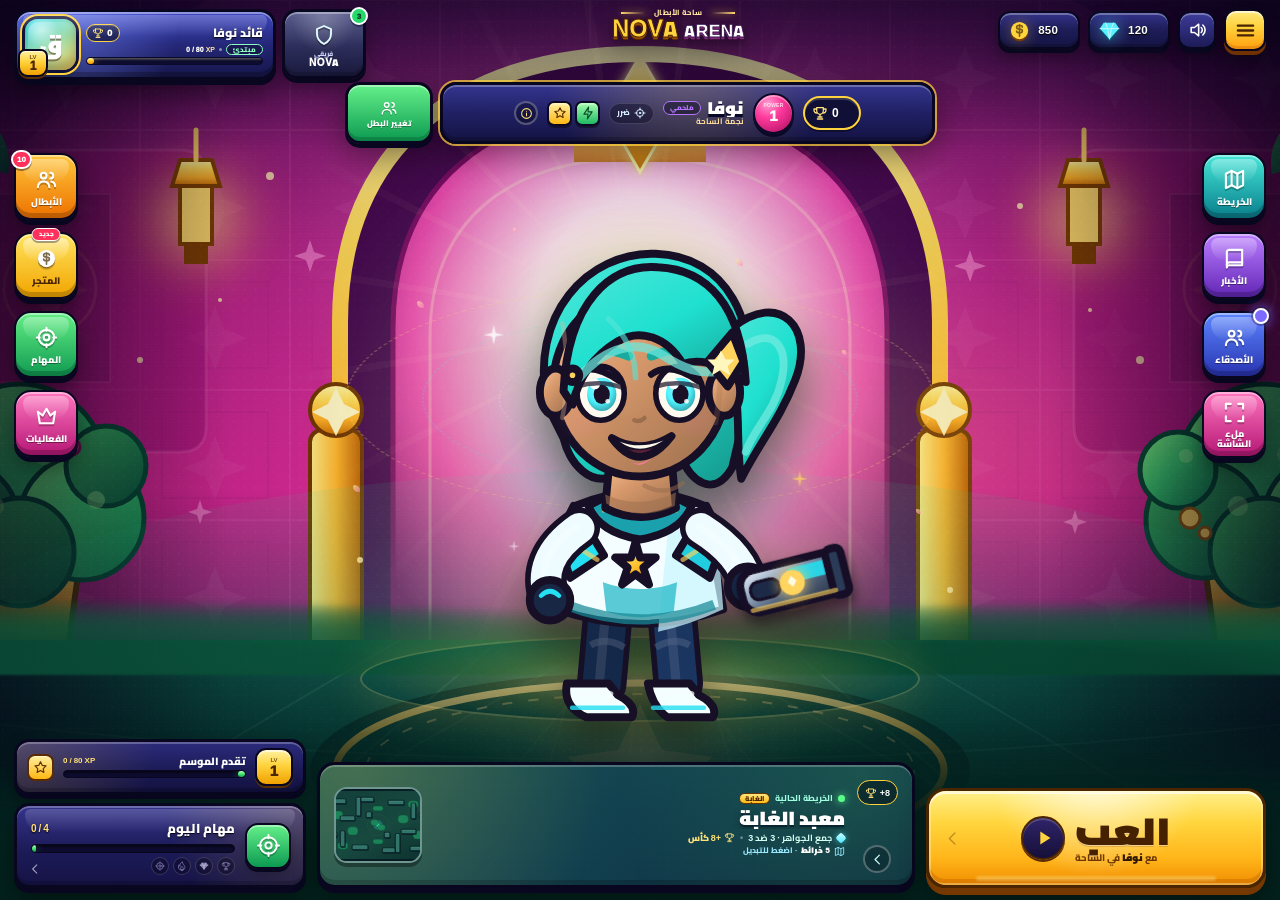
<file: web/index.html>
﻿<!doctype html>
<html lang="ar" dir="rtl">
  <head>
    <meta charset="UTF-8" />
    <meta
      name="viewport"
      content="width=device-width, initial-scale=1.0, maximum-scale=1.0, user-scalable=no, viewport-fit=cover"
    />
    <meta name="theme-color" content="#09071a" />
    <meta name="color-scheme" content="dark" />
    <meta name="mobile-web-app-capable" content="yes" />
    <meta name="apple-mobile-web-app-capable" content="yes" />
    <meta name="apple-mobile-web-app-status-bar-style" content="black-translucent" />
    <meta
      name="description"
      content="ساحة نوفا — لعبة معارك 3 ضد 3 سريعة بأبطال أصليين، اجمع 10 جواهر وانتصر مع فريقك."
    />
    <title>ساحة نوفا — NOVA ARENA</title>
    <link rel="icon" type="image/svg+xml" href="./favicon.svg" />
    <link rel="stylesheet" href="./arena.css" />
    <link rel="stylesheet" href="./css/screens.css" />
    <link rel="stylesheet" href="./css/game.css" />
    <link rel="stylesheet" href="./css/lobby.css" />
  </head>
  <body>
    <div id="app" class="app-shell">
      <div class="app-grain" aria-hidden="true"></div>

      <!-- ================= LOBBY ================= -->
      <section id="lobbyScreen" class="screen lobby-screen nova-lobby">
        <div class="la-fx" aria-hidden="true">
          <span class="la-glow la-glow-one"></span>
          <span class="la-glow la-glow-two"></span>
          <span class="la-petal p1"></span>
          <span class="la-petal p2"></span>
          <span class="la-petal p3"></span>
          <span class="la-petal p4"></span>
          <span class="la-petal p5"></span>
          <span class="la-petal p6"></span>
          <span class="la-petal p7"></span>
          <span class="la-petal p8"></span>
        </div>

        <header class="la-top">
          <div class="la-top-left">
            <button class="la-profile" id="profileChip" type="button" title="ملف اللاعب">
              <span class="la-avatar">
                <span class="la-avatar-shine"></span>
                <span class="la-avatar-letter" id="profileInitial">ن</span>
                <span class="la-level"><small>LV</small><b id="profileLevel">1</b></span>
              </span>
              <span class="la-profile-copy">
                <span class="la-profile-name-row">
                  <strong id="profileName">قائد نوفا</strong>
                  <span class="la-profile-trophies" title="مجموع الكؤوس">
                    <span data-icon="trophy"></span><b id="lobbyTrophyCount">0</b>
                  </span>
                </span>
                <span class="la-profile-rank"><span id="rankTier">مبتدئ</span><i></i><small><b id="profileXpText">0 / 80</b> XP</small></span>
                <span class="la-xp"><i id="profileXpBar"></i><em></em></span>
              </span>
            </button>

            <button class="la-club" id="clubChip" type="button" title="فريق نوفا">
              <span class="la-club-icon" data-icon="shield"></span>
              <span class="la-club-copy"><small>فريقي</small><b>NOVA</b></span>
              <span class="la-club-badge">3</span>
            </button>
          </div>

          <div class="la-brand" aria-label="Nova Arena">
            <span class="la-brand-top"><i></i> ساحة الأبطال <i></i></span>
            <span class="la-brand-word" dir="ltr"><b>NOVA</b><span>ARENA</span></span>
            <span class="la-brand-sub">3 vs 3 · جمع الجواهر</span>
          </div>

          <div class="la-top-right">
            <div class="la-currency la-coins" title="عملات">
              <span class="la-currency-icon" id="coinIcon"></span>
              <b id="coinValue">0</b>
            </div>
            <div class="la-currency la-gems" title="جواهر">
              <span class="la-currency-icon" id="gemIcon"></span>
              <b id="gemValue">0</b>
            </div>
            <button class="la-icon-btn" id="soundToggle" type="button" aria-label="الصوت"></button>
            <button
              class="la-menu-btn"
              id="lobbyMenuButton"
              type="button"
              aria-label="القائمة"
              aria-expanded="false"
              aria-controls="lobbyMenu"
            >
              <span data-icon="menu"></span>
            </button>
            <div class="la-menu is-hidden" id="lobbyMenu">
              <button type="button" id="menuProfile"><span data-icon="user"></span><b>ملف اللاعب</b></button>
              <button type="button" id="menuQuests"><span data-icon="target"></span><b>مهام اليوم</b></button>
              <button type="button" id="menuHelp"><span data-icon="book"></span><b>طريقة اللعب</b></button>
              <button type="button" id="menuFullscreen"><span data-icon="expand"></span><b>ملء الشاشة</b></button>
            </div>
          </div>
        </header>

        <section class="la-hero-bar" aria-label="البطل المختار">
          <button class="la-hero-bar-main" id="heroBarMain" type="button" aria-label="تفاصيل البطل">
            <span class="la-hero-bar-trophy"><span data-icon="trophy"></span><b id="heroBarTrophies">0</b></span>
            <span class="la-hero-bar-power"><small>POWER</small><b id="heroBarPower">1</b></span>
            <span class="la-hero-bar-copy">
              <span class="la-hero-bar-top"><b id="heroBarName">نوفا</b><em id="heroBarRarity">ملحمي</em></span>
              <small id="heroBarTitle">نجمة الساحة</small>
            </span>
            <span class="la-hero-bar-role" id="heroBarRole"></span>
            <span class="la-hero-bar-glyphs" aria-hidden="true">
              <i class="la-glyph gadget" data-icon="zap"></i>
              <i class="la-glyph star" data-icon="star"></i>
            </span>
            <span class="la-hero-bar-info" data-icon="info"></span>
          </button>
          <button class="la-hero-bar-change" id="heroBarChange" type="button">
            <span data-icon="users"></span><b>تغيير البطل</b>
          </button>
        </section>

        <nav class="la-rail la-rail-left" aria-label="اختصارات اللاعب">
          <button class="la-rail-btn tone-gold" id="openRoster" type="button">
            <span class="la-rail-icon" data-icon="users"></span>
            <b>الأبطال</b>
            <i class="la-rail-badge">10</i>
          </button>
          <button class="la-rail-btn tone-yellow" id="openShopBtn" type="button">
            <span class="la-rail-icon" data-icon="coin"></span>
            <b>المتجر</b>
            <i class="la-rail-new">جديد</i>
          </button>
          <button class="la-rail-btn tone-green" id="openQuests" type="button">
            <span class="la-rail-icon" data-icon="target"></span>
            <b>المهام</b>
            <i class="la-dot" id="questDot"></i>
          </button>
          <button class="la-rail-btn tone-pink" id="openEventsBtn" type="button">
            <span class="la-rail-icon" data-icon="crown"></span>
            <b>الفعاليات</b>
          </button>
        </nav>

        <nav class="la-rail la-rail-right" aria-label="اختصارات الساحة">
          <button class="la-rail-btn tone-teal" id="openMapBtn" type="button">
            <span class="la-rail-icon" data-icon="map"></span>
            <b>الخريطة</b>
          </button>
          <button class="la-rail-btn tone-violet" id="openHelpBtn" type="button">
            <span class="la-rail-icon" data-icon="book"></span>
            <b>الأخبار</b>
          </button>
          <button class="la-rail-btn tone-blue" id="openFriendsBtn" type="button">
            <span class="la-rail-icon" data-icon="users"></span>
            <b>الأصدقاء</b>
            <i class="la-dot la-dot-soft"></i>
          </button>
          <button class="la-rail-btn tone-pink" id="fullscreenBtn" type="button">
            <span class="la-rail-icon" data-icon="expand"></span>
            <b>ملء الشاشة</b>
          </button>
        </nav>

        <main class="la-stage" id="heroShowcase">
          <div class="la-stage-glow" id="showcaseAura" aria-hidden="true"></div>
          <div class="la-rays" aria-hidden="true"></div>
          <div class="la-rings" aria-hidden="true"><span></span><span></span><span></span></div>
          <div class="la-hero-floor" aria-hidden="true"></div>
          <div class="la-petals" aria-hidden="true">
            <i></i><i></i><i></i><i></i><i></i><i></i>
          </div>

          <button class="la-hero-portrait hero-portrait" id="heroPortrait" type="button" aria-label="بطاقة البطل"></button>
        </main>

        <footer class="la-dock">
          <div class="la-dock-left">
            <div class="la-season-card" aria-label="تقدم الموسم">
              <span class="la-season-level"><small>LV</small><b id="seasonLevel">1</b></span>
              <span class="la-season-body">
                <span class="la-season-head"><b>تقدم الموسم</b><small id="seasonXpText">0 / 80 XP</small></span>
                <span class="la-season-track"><i id="seasonXpBar"></i></span>
              </span>
              <span class="la-season-gift" data-icon="star"></span>
            </div>

            <button class="la-quest-card" id="questCard" type="button" aria-label="مهام اليوم">
              <span class="la-quest-emblem" data-icon="target"></span>
              <span class="la-quest-body">
                <span class="la-quest-head"><b>مهام اليوم</b><span id="lobbyQuestCount">0 / 4</span></span>
                <span class="la-quest-track"><i id="lobbyQuestFill"></i></span>
                <span class="la-quest-dots" id="lobbyQuestDots"></span>
              </span>
              <span class="la-quest-ready is-hidden" id="lobbyQuestReady">استلم</span>
              <span class="la-quest-go" data-icon="right"></span>
            </button>
          </div>

          <button class="la-battle-card" id="mapCard" type="button" aria-label="اختيار الخريطة">
            <span class="la-battle-thumb" id="mapThumb"></span>
            <span class="la-battle-copy">
              <span class="la-battle-kicker"><i></i> الخريطة الحالية <em id="mapBadge">الغابة</em></span>
              <b id="mapName">معبد الغابة</b>
              <small><span class="la-mode-gem"></span> جمع الجواهر · 3 ضد 3 <span class="la-battle-dot">•</span> <span class="la-battle-reward"><span data-icon="trophy"></span> +8 كأس</span></small>
              <span class="la-battle-timer"><span data-icon="map"></span> <b id="mapTimer">5 خرائط</b> · اضغط للتبديل</span>
            </span>
            <span class="la-battle-side">
              <span class="la-battle-trophy"><span data-icon="trophy"></span><b>+8</b></span>
              <span class="la-battle-go" data-icon="right"></span>
            </span>
          </button>

          <button class="la-play" id="playButton" type="button">
            <span class="la-play-shine"></span>
            <span class="la-play-icon" data-icon="play"></span>
            <span class="la-play-copy">
              <b>العب</b>
              <small>مع <span id="playHeroName">نوفا</span> في الساحة</small>
            </span>
            <span class="la-play-arrow" data-icon="right"></span>
          </button>
        </footer>
      </section>

      <!-- ================= HERO DETAILS ================= -->
      <div
        class="modal-layer la-hero-layer is-hidden"
        id="heroDetailsOverlay"
        role="dialog"
        aria-modal="true"
        aria-labelledby="heroModalName"
      >
        <div class="modal-backdrop" data-hero-close></div>
        <section class="la-hero-modal">
          <button class="la-modal-close" id="heroDetailsClose" type="button" data-hero-close aria-label="إغلاق">
            <span data-icon="close"></span>
          </button>
          <div class="la-hero-modal-art">
            <div class="la-hero-modal-glow" id="heroModalAura"></div>
            <div class="la-hero-modal-art-grid" aria-hidden="true"></div>
            <div class="la-hero-modal-portrait" id="heroModalPortrait"></div>
            <span class="la-hero-modal-rarity" id="heroModalRarity">ملحمي</span>
            <span class="la-hero-modal-level">LV <b>11</b></span>
          </div>
          <div class="la-hero-modal-body">
            <span class="la-hero-modal-latin" id="heroModalLatin" dir="ltr">NOVA</span>
            <h2 id="heroModalName">نوفا</h2>
            <p class="la-hero-modal-title" id="heroModalTitle">نجمة الساحة</p>
            <div class="la-hero-modal-role" id="heroModalRole"></div>
            <p class="la-hero-modal-desc" id="heroDesc"></p>

            <div class="la-stats" id="heroStats">
              <div class="la-stat-row">
                <span class="la-stat-label"><span data-icon="heart"></span> الصحة</span>
                <span class="la-stat-track"><i id="statHpBar"></i></span>
                <b id="statHpValue">0</b>
              </div>
              <div class="la-stat-row">
                <span class="la-stat-label"><span data-icon="sword"></span> الضرر</span>
                <span class="la-stat-track"><i id="statDamageBar"></i></span>
                <b id="statDamageValue">0</b>
              </div>
              <div class="la-stat-row">
                <span class="la-stat-label"><span data-icon="speed"></span> السرعة</span>
                <span class="la-stat-track"><i id="statSpeedBar"></i></span>
                <b id="statSpeedValue">0</b>
              </div>
            </div>

            <button class="la-super-card" id="superCard" type="button">
              <span class="la-super-icon" id="superIcon"></span>
              <span class="la-super-copy">
                <small>قدرة السوبر</small>
                <strong id="superName">الزلزال</strong>
                <span id="superDesc"></span>
              </span>
              <span class="la-super-key">SPACE</span>
            </button>

            <div class="la-tip"><span>!</span><p id="heroTip"></p></div>

            <div class="la-hero-modal-actions">
              <button class="la-btn la-btn-gold" id="heroDetailsPlay" type="button">
                <span data-icon="play"></span> العب بهذا البطل
              </button>
              <button class="la-btn la-btn-ghost" id="heroDetailsSelect" type="button">
                <span data-icon="star"></span> البطل المختار
              </button>
            </div>
          </div>
        </section>
      </div>

      <!-- ================= HELP ================= -->
      <div
        class="modal-layer la-help-layer is-hidden"
        id="helpOverlay"
        role="dialog"
        aria-modal="true"
        aria-labelledby="helpTitle"
      >
        <div class="modal-backdrop" data-help-close></div>
        <section class="la-help-panel">
          <button class="la-modal-close" id="helpClose" type="button" data-help-close aria-label="إغلاق">
            <span data-icon="close"></span>
          </button>
          <span class="la-modal-kicker">دليل الساحة</span>
          <h2 id="helpTitle">كيف تصبح نجم نوفا؟</h2>
          <p class="la-help-intro">معركة 3 ضد 3 سريعة. اجمع الجواهر من قلب الساحة، اسقط خصومك، وثبّت تفوقك حتى نهاية الوقت.</p>

          <div class="la-help-grid">
            <article class="la-help-tile">
              <span class="la-help-icon">WASD</span>
              <b>تحرّك بذكاء</b>
              <p>استخدم WASD أو الأسهم، أو عصا الحركة على الهاتف. الجدران والشجيرات تغيّر مجرى المعركة.</p>
            </article>
            <article class="la-help-tile">
              <span class="la-help-icon la-help-icon-pink">⌖</span>
              <b>صوّب وأطلق</b>
              <p>حرّك الفأرة للتصويب واضغط للهجوم. على الهاتف استخدم عصا التصويب أو زر الهجوم للإطلاق، مع عصا الحركة للتنقل.</p>
            </article>
            <article class="la-help-tile">
              <span class="la-help-icon la-help-icon-cyan">⚡</span>
              <b>فعّل السوبر</b>
              <p>املأ عداد السوبر بالضرر، ثم اضغط Space أو زر السوبر لقلب الموازنة في لحظة.</p>
            </article>
            <article class="la-help-tile">
              <span class="la-help-icon la-help-icon-gold">◆</span>
              <b>اجمع 10 جواهر</b>
              <p>الجواهر تسقط في مركز الخريطة. عند التعادل أو انتهاء الوقت تبدأ overtime حاسمة.</p>
            </article>
          </div>

          <div class="la-help-objective">
            <span class="la-help-gem" aria-hidden="true">◆</span>
            <div>
              <b>قاعدة الفوز</b>
              <p>امتلك 10 جواهر وأبقِها 15 ثانية، أو تقدّم بفارق الجواهر عند نهاية المباراة. لا تدع خصمك يسرق تقدمك!</p>
            </div>
          </div>

          <div class="la-help-actions">
            <button class="la-btn la-btn-gold" id="helpPlay" type="button"><span data-icon="play"></span> ابدأ المعركة</button>
            <button class="la-btn la-btn-ghost" type="button" data-help-close>إغلاق</button>
          </div>
        </section>
      </div>

      <!-- ================= ROSTER ================= -->
      <section id="rosterScreen" class="screen sub-screen is-hidden">
        <header class="sub-header">
          <button class="back-button" id="rosterBack" type="button">
            <span data-icon="back"></span>
            <b>رجوع</b>
          </button>
          <div class="sub-title">
            <span>فريق النوفا</span>
            <h2>الأبطال</h2>
          </div>
          <div class="sub-header-side">
            <div class="mini-currency"><span data-icon="trophy"></span><b id="rosterTrophies">0</b></div>
            <div class="mini-currency"><span data-icon="gem"></span><b id="rosterGems">0</b></div>
          </div>
        </header>

        <main class="roster-main">
          <aside class="roster-info" id="rosterDetail"></aside>
          <div class="roster-content">
            <div class="filter-row" id="filterChips" role="tablist" aria-label="تصفية الأبطال"></div>
            <div class="roster-grid" id="rosterGrid"></div>
          </div>
        </main>
      </section>

      <!-- ================= MISSIONS ================= -->
      <section id="missionsScreen" class="screen sub-screen is-hidden">
        <header class="sub-header">
          <button class="back-button" id="missionsBack" type="button">
            <span data-icon="back"></span>
            <b>رجوع</b>
          </button>
          <div class="sub-title">
            <span>تحديات اليوم</span>
            <h2>المهام</h2>
          </div>
          <div class="sub-header-side">
            <div class="mini-currency"><span data-icon="clock"></span><b id="questsReset">21:00</b></div>
          </div>
        </header>

        <main class="missions-main">
          <section class="mission-hero">
            <div class="mission-hero-art" aria-hidden="true">
              <span class="mission-star star-one">★</span>
              <span class="mission-star star-two">★</span>
              <span class="mission-star star-three">★</span>
              <span class="mission-badge">N</span>
            </div>
            <div class="mission-hero-copy">
              <span class="eyebrow">مهام اليوم</span>
              <h2>أكمل التحديات<br />واحصد الجوائز</h2>
              <p>تتجدد المهام كل يوم. العب، اجمع الجواهر، وأثبت أنك نجم الساحة.</p>
            </div>
            <div class="mission-summary" id="questsSummary"></div>
          </section>
          <section class="mission-list" id="questList" aria-live="polite"></section>
        </main>
      </section>

      <!-- ================= MATCH ================= -->
      <section id="matchScreen" class="screen match-screen is-hidden">
        <div class="match-stage" id="matchStage">
          <canvas id="arenaCanvas" aria-label="ساحة المعركة"></canvas>

          <div class="match-hud">
            <div class="match-topbar">
              <button class="hud-button pause-button" id="pauseButton" type="button" aria-label="إيقاف مؤقت">
                <span data-icon="pause"></span>
              </button>

              <div class="scoreboard" id="scoreboard">
                <div class="team-block ally-block">
                  <div class="team-faces" id="allyFaces"></div>
                  <div class="team-score">
                    <span class="score-gem"></span>
                    <b id="allyScore">0</b>
                  </div>
                </div>

                <div class="match-center">
                  <span class="match-timer" id="matchTimer">2:30</span>
                  <span class="match-mode" id="matchMode">جمع الجواهر</span>
                  <div class="overtime-pill is-hidden" id="overtimePill">
                    <span>العد التنازلي</span>
                    <b id="overtimeNumber">15</b>
                  </div>
                </div>

                <div class="team-block enemy-block">
                  <div class="team-score">
                    <span class="score-gem"></span>
                    <b id="enemyScore">0</b>
                  </div>
                  <div class="team-faces" id="enemyFaces"></div>
                </div>
              </div>

              <div class="match-objective">
                <span class="objective-gem"></span>
                <div>
                  <b>اجمع 10 جواهر</b>
                  <small id="objectiveHint">وثبّت تفوقك 15 ثانية</small>
                </div>
              </div>
            </div>

            <div class="kill-feed" id="killFeed" aria-live="polite"></div>

            <div class="center-announcement" id="centerAnnouncement" aria-live="polite"></div>

            <div class="countdown-splash is-hidden" id="countdownSplash">
              <span class="countdown-kicker">استعد للمعركة</span>
              <b id="countdownNumber">3</b>
              <span class="countdown-line"></span>
            </div>

            <div class="respawn-panel is-hidden" id="respawnPanel">
              <span class="respawn-icon">☠</span>
              <div>
                <b>عدت إلى الساحة قريباً</b>
                <span>الإحياء خلال <strong id="respawnTime">3</strong> ثوانٍ</span>
              </div>
            </div>

            <div class="match-player-card" id="matchPlayerCard">
              <div class="match-player-avatar" id="matchPlayerAvatar"></div>
              <div class="match-player-status">
                <div class="match-player-line">
                  <b id="matchPlayerName">نوفا</b>
                  <span id="matchPlayerHealthText">6400</span>
                </div>
                <div class="match-health-track"><i id="matchHealthBar"></i></div>
                <div class="match-buffs">
                  <span class="ammo-pips" id="ammoPips">
                    <i></i><i></i><i></i>
                  </span>
                  <span class="match-gem-count"><span></span><b id="matchGemCount">0</b></span>
                </div>
              </div>
            </div>

            <div class="desktop-hint" id="desktopHint">
              <span><kbd>WASD</kbd> تحرك</span>
              <span><kbd>فأرة</kbd> صوّب واطلق</span>
              <span><kbd>Space</kbd> سوبر</span>
            </div>

            <div class="touch-controls" id="touchControls" aria-hidden="true">
              <div class="joystick move-joystick" id="moveJoystick">
                <span class="joystick-arrows">↑</span>
                <span class="joystick-knob" id="moveKnob"></span>
                <span class="joystick-label">حركة</span>
              </div>

              <div class="joystick aim-joystick" id="aimJoystick">
                <span class="joystick-reticle">✛</span>
                <span class="joystick-knob" id="aimKnob"></span>
                <span class="joystick-label">تصويب</span>
              </div>

              <button class="attack-button" id="attackButton" type="button" aria-label="إطلاق النار">
                <span class="attack-button-ring"></span>
                <span class="attack-button-core"><span data-icon="crosshair"></span></span>
                <span class="attack-button-key">هجوم</span>
              </button>

              <button class="super-button" id="superButton" type="button" aria-label="قدرة السوبر">
                <span class="super-button-ring"></span>
                <span class="super-button-core" id="superIconHud">⚡</span>
                <span class="super-button-key">سوبر</span>
              </button>
            </div>
          </div>
        </div>

        <div class="orientation-hint" id="orientationHint">
          <span data-icon="rotate"></span>
          <b>أدر هاتفك أفقياً</b>
          <small>ساحة نوفا مصممة لوضعية العرض الأفقي</small>
        </div>
      </section>

      <!-- ================= PAUSE OVERLAY ================= -->
      <div class="modal-layer is-hidden" id="pauseOverlay" role="dialog" aria-modal="true" aria-labelledby="pauseTitle">
        <div class="modal-backdrop"></div>
        <div class="pause-panel">
          <span class="modal-kicker">توقف مؤقت</span>
          <h2 id="pauseTitle">المعركة متوقفة</h2>
          <p>خذ نفساً... النوفا تنتظرك.</p>
          <div class="pause-actions">
            <button class="primary-action" id="resumeButton" type="button">
              <span data-icon="play"></span> متابعة اللعب
            </button>
            <button class="secondary-action" id="pauseSoundToggle" type="button">
              <span data-icon="soundOn"></span> <span id="pauseSoundLabel">الصوت مفعّل</span>
            </button>
            <button class="danger-action" id="exitMatchButton" type="button">
              <span data-icon="home"></span> الخروج إلى الساحة
            </button>
          </div>
        </div>
      </div>

      <!-- ================= RESULT OVERLAY ================= -->
      <div class="modal-layer result-layer is-hidden" id="resultOverlay" role="dialog" aria-modal="true" aria-labelledby="resultTitle">
        <div class="modal-backdrop"></div>
        <div class="result-confetti" id="resultConfetti" aria-hidden="true"></div>
        <div class="result-panel">
          <div class="result-rays" aria-hidden="true"></div>
          <span class="result-kicker" id="resultKicker">انتهت المعركة</span>
          <h2 id="resultTitle">فوز ساحق!</h2>
          <p id="resultSubtitle">سيطرت على معبد الجواهر</p>

          <div class="result-hero" id="resultHero"></div>

          <div class="result-score-line" id="resultScore">
            <span class="ally">0</span>
            <span class="score-divider">—</span>
            <span class="enemy">0</span>
          </div>

          <div class="result-stats" id="resultStats"></div>
          <div class="result-rewards" id="resultRewards"></div>

          <div class="result-actions">
            <button class="primary-action" id="rematchButton" type="button">
              <span data-icon="rotate"></span> مباراة أخرى
            </button>
            <button class="secondary-action" id="resultHomeButton" type="button">
              <span data-icon="home"></span> الرئيسية
            </button>
          </div>
        </div>
      </div>

      <div class="toast-layer" id="toastLayer" aria-live="polite"></div>
    </div>

    <script type="module" src="./js/app.js"></script>
  </body>
</html>
</file>
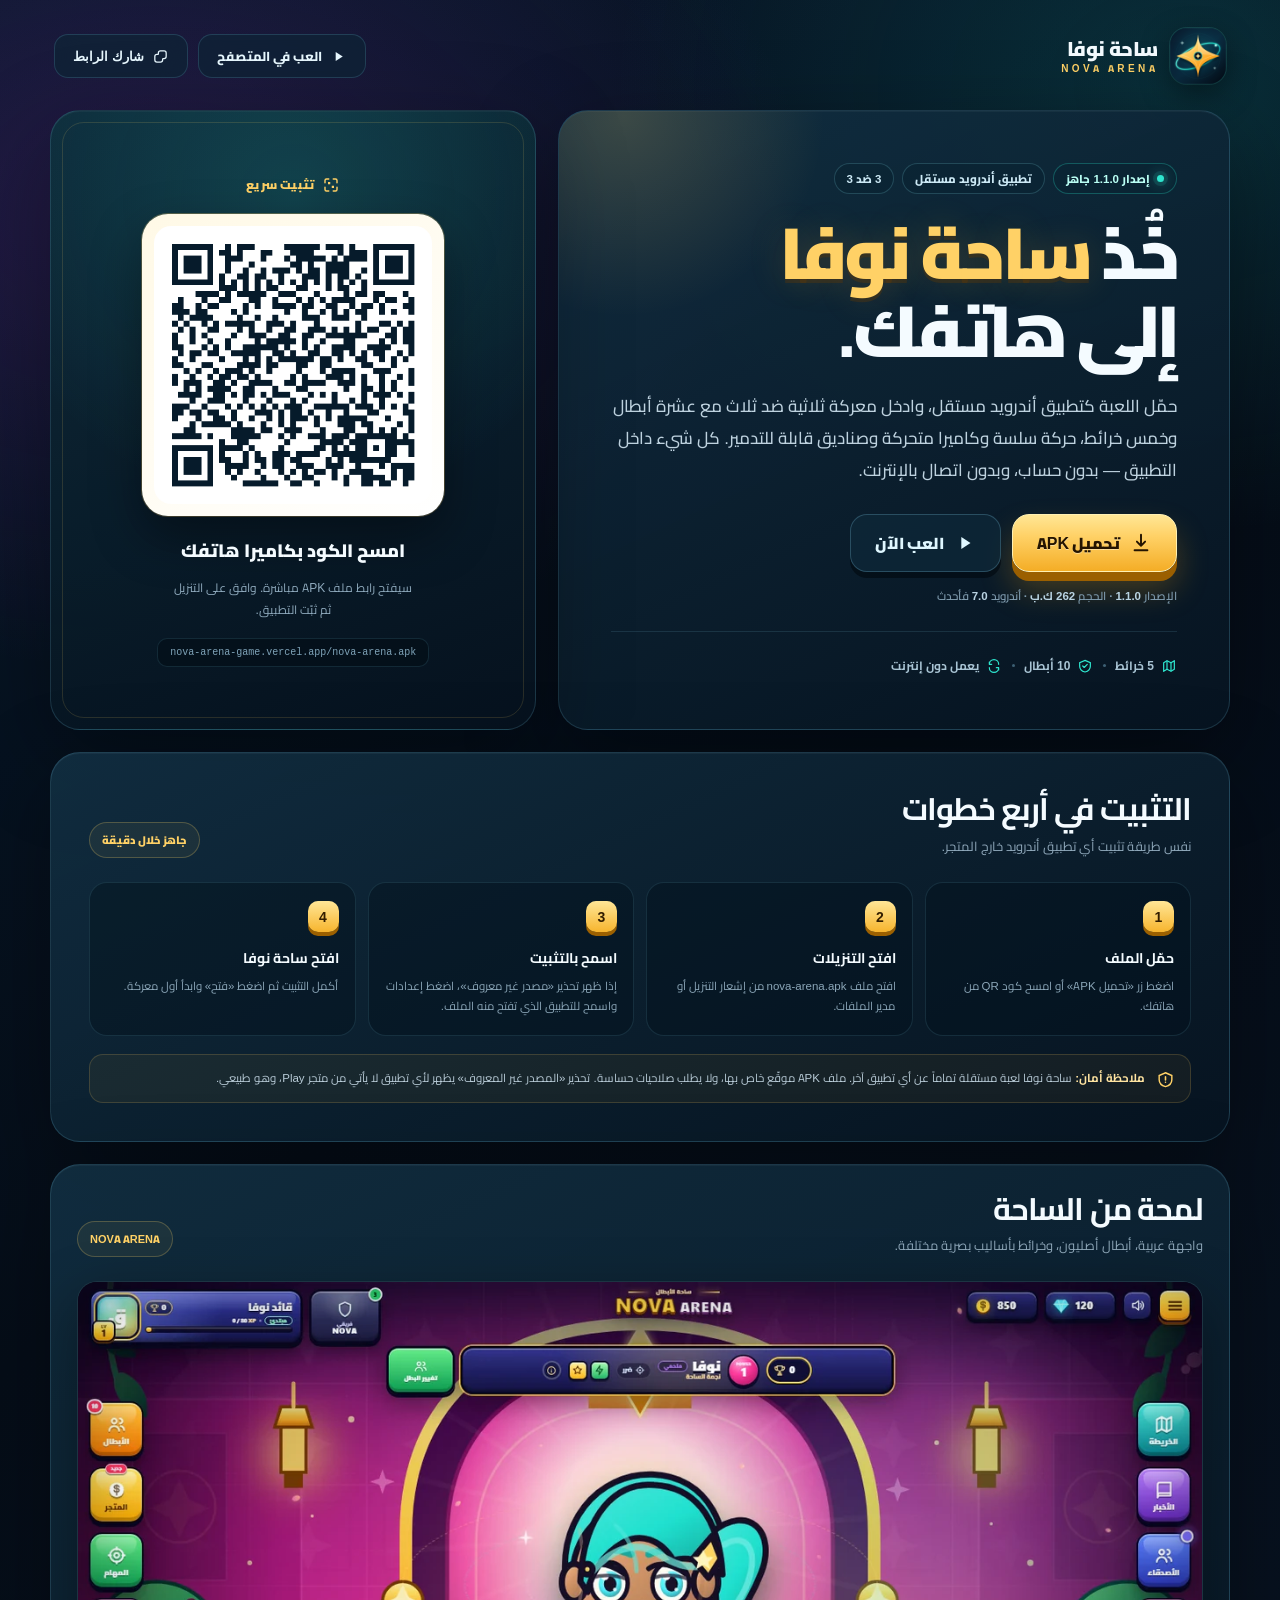
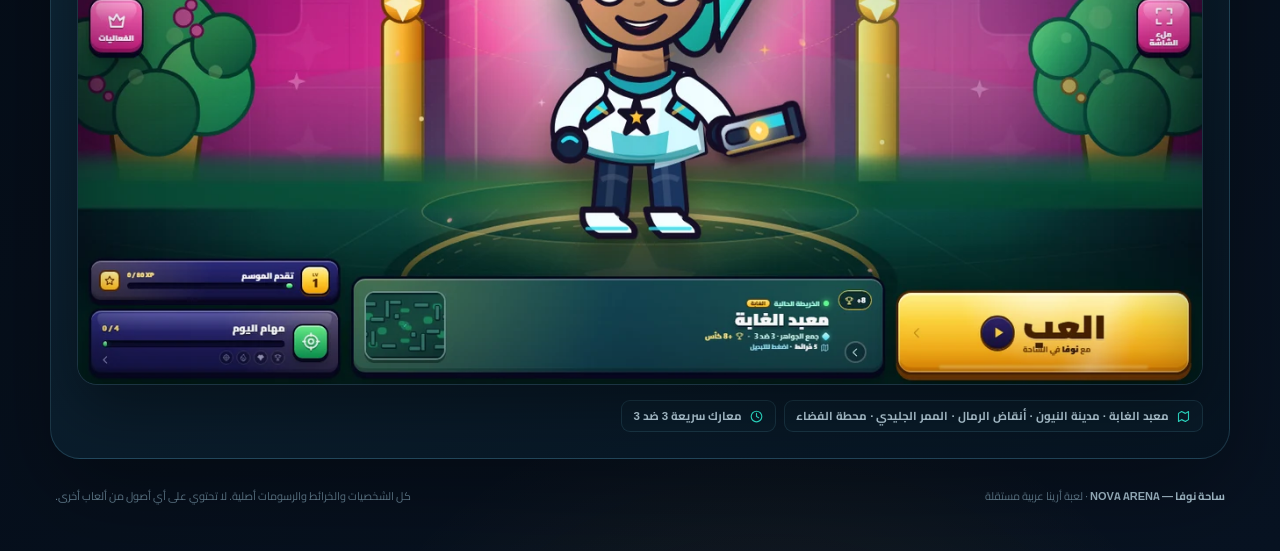
<file: web/install.html>
<!DOCTYPE html>
<html lang="ar" dir="rtl">
<head>
  <meta charset="UTF-8" />
  <meta name="viewport" content="width=device-width, initial-scale=1, viewport-fit=cover" />
  <meta name="theme-color" content="#050d18" />
  <title>تثبيت ساحة نوفا — NOVA ARENA</title>
  <meta name="description" content="حمّل ساحة نوفا، لعبة أرينا عربية 3 ضد 3، مستقلة على أندرويد. خمس خرائط وعشرة أبطال." />
  <link rel="icon" type="image/svg+xml" href="./favicon.svg" />
  <style>
    @font-face {
      font-family: "Cairo Arena";
      src: url("./fonts/cairo-arabic.woff2") format("woff2");
      font-style: normal;
      font-weight: 200 1000;
      font-display: swap;
    }

    :root {
      color-scheme: dark;
      --ink: #f4fbff;
      --muted: #9eb4c6;
      --navy: #050d18;
      --panel: rgba(10, 29, 45, 0.82);
      --line: rgba(130, 224, 255, 0.16);
      --gold: #ffd166;
      --gold-deep: #f1a51b;
      --teal: #2ee6cf;
      --teal-deep: #10a7a4;
    }

    * { box-sizing: border-box; }

    html { min-height: 100%; background: var(--navy); }

    body {
      margin: 0;
      min-height: 100vh;
      color: var(--ink);
      font-family: "Cairo Arena", "Segoe UI", Tahoma, sans-serif;
      background:
        radial-gradient(1100px 760px at 12% 10%, rgba(114, 35, 151, 0.28), transparent 60%),
        radial-gradient(880px 700px at 92% 4%, rgba(24, 183, 178, 0.18), transparent 64%),
        radial-gradient(720px 600px at 60% 110%, rgba(255, 189, 49, 0.08), transparent 62%),
        linear-gradient(145deg, #07182a 0%, #050d18 45%, #081322 100%);
      overflow-x: hidden;
    }

    body::before {
      content: "";
      position: fixed;
      inset: 0;
      z-index: -1;
      opacity: 0.18;
      background-image:
        linear-gradient(rgba(118, 209, 235, 0.16) 1px, transparent 1px),
        linear-gradient(90deg, rgba(118, 209, 235, 0.16) 1px, transparent 1px);
      background-size: 58px 58px;
      mask-image: radial-gradient(circle at 50% 18%, black, transparent 72%);
      pointer-events: none;
    }

    a { color: inherit; }

    .shell {
      width: min(1180px, calc(100% - 32px));
      margin: 0 auto;
      padding: max(18px, env(safe-area-inset-top)) 0 44px;
    }

    .topbar {
      display: flex;
      align-items: center;
      justify-content: space-between;
      gap: 18px;
      padding: 10px 4px 26px;
    }

    .brand {
      display: inline-flex;
      align-items: center;
      gap: 12px;
      text-decoration: none;
      min-width: 0;
    }

    .brand img {
      width: 56px;
      height: 56px;
      border-radius: 17px;
      box-shadow: 0 10px 30px rgba(0, 0, 0, 0.42), 0 0 0 1px rgba(94, 245, 227, 0.15);
      flex: none;
    }

    .brand-copy { display: grid; line-height: 1.05; }
    .brand-copy b { font-size: 20px; font-weight: 900; letter-spacing: -0.02em; }
    .brand-copy small {
      color: var(--gold);
      font-size: 10px;
      font-weight: 800;
      letter-spacing: 0.34em;
      margin-top: 5px;
      direction: ltr;
      text-align: right;
    }

    .top-actions { display: flex; align-items: center; gap: 10px; }

    .top-link {
      display: inline-flex;
      align-items: center;
      justify-content: center;
      gap: 8px;
      min-height: 44px;
      padding: 0 18px;
      border-radius: 14px;
      border: 1px solid var(--line);
      background: rgba(14, 37, 55, 0.72);
      color: #e8f8ff;
      text-decoration: none;
      font-weight: 800;
      font-size: 13px;
      transition: 0.18s ease;
      backdrop-filter: blur(12px);
    }

    .top-link:hover { border-color: rgba(46, 230, 207, 0.42); transform: translateY(-1px); }
    .top-link svg { width: 17px; height: 17px; }

    .hero {
      display: grid;
      grid-template-columns: minmax(0, 1.16fr) minmax(310px, 0.84fr);
      gap: 22px;
      align-items: stretch;
    }

    .hero-copy,
    .qr-card,
    .steps-card,
    .preview-card {
      position: relative;
      border: 1px solid var(--line);
      border-radius: 30px;
      background:
        linear-gradient(155deg, rgba(18, 48, 67, 0.88), rgba(7, 20, 33, 0.92));
      box-shadow: 0 30px 90px rgba(0, 0, 0, 0.34), inset 0 1px 0 rgba(255, 255, 255, 0.04);
      overflow: hidden;
    }

    .hero-copy {
      padding: clamp(26px, 4.2vw, 52px);
      display: flex;
      flex-direction: column;
      justify-content: center;
      min-height: 540px;
    }

    .hero-copy::before {
      content: "";
      position: absolute;
      width: 430px;
      height: 430px;
      top: -210px;
      left: -150px;
      border-radius: 50%;
      background: radial-gradient(circle, rgba(255, 209, 102, 0.18), transparent 66%);
      pointer-events: none;
    }

    .kickers { display: flex; flex-wrap: wrap; gap: 8px; margin-bottom: 20px; }

    .pill {
      display: inline-flex;
      align-items: center;
      gap: 7px;
      min-height: 31px;
      padding: 0 12px;
      border-radius: 999px;
      border: 1px solid rgba(139, 235, 255, 0.18);
      background: rgba(11, 36, 51, 0.62);
      color: #cce9f5;
      font-size: 11.5px;
      font-weight: 800;
    }

    .pill.live { color: #bafff4; border-color: rgba(46, 230, 207, 0.28); }
    .pill.live::before {
      content: "";
      width: 7px;
      height: 7px;
      border-radius: 50%;
      background: var(--teal);
      box-shadow: 0 0 0 4px rgba(46, 230, 207, 0.12), 0 0 14px rgba(46, 230, 207, 0.8);
    }

    h1 {
      margin: 0;
      max-width: 620px;
      font-size: clamp(40px, 5.7vw, 72px);
      line-height: 1.08;
      letter-spacing: -0.055em;
      font-weight: 900;
      text-wrap: balance;
    }

    h1 span {
      color: var(--gold);
      text-shadow: 0 4px 0 rgba(105, 59, 0, 0.32), 0 0 36px rgba(255, 184, 46, 0.18);
      white-space: nowrap;
    }

    .lead {
      margin: 20px 0 0;
      max-width: 570px;
      color: #bed2df;
      font-size: clamp(14px, 1.7vw, 17px);
      line-height: 1.9;
      font-weight: 500;
    }

    .download-row {
      display: flex;
      flex-wrap: wrap;
      gap: 11px;
      margin-top: 28px;
    }

    .btn {
      display: inline-flex;
      align-items: center;
      justify-content: center;
      gap: 10px;
      min-height: 58px;
      padding: 0 24px;
      border-radius: 17px;
      text-decoration: none;
      font-family: inherit;
      font-weight: 900;
      font-size: 16px;
      border: 0;
      cursor: pointer;
      transition: transform 0.18s ease, filter 0.18s ease, box-shadow 0.18s ease;
    }

    .btn svg { width: 22px; height: 22px; flex: none; }

    .btn-primary {
      color: #241400;
      background: linear-gradient(180deg, #ffe695 0%, #ffd166 38%, #f4ad26 100%);
      border: 1px solid #fff0b3;
      box-shadow: 0 9px 0 #9b5f00, 0 18px 32px rgba(235, 158, 14, 0.27);
      text-shadow: 0 1px 0 rgba(255, 255, 255, 0.4);
    }

    .btn-primary:hover { transform: translateY(-2px); filter: brightness(1.04); box-shadow: 0 11px 0 #9b5f00, 0 22px 36px rgba(235, 158, 14, 0.3); }
    .btn-primary:active { transform: translateY(6px); box-shadow: 0 3px 0 #9b5f00, 0 8px 18px rgba(235, 158, 14, 0.25); }

    .btn-ghost {
      color: #dff7ff;
      border: 1px solid rgba(142, 223, 255, 0.22);
      background: rgba(14, 41, 57, 0.72);
      box-shadow: 0 6px 0 rgba(1, 9, 15, 0.62);
    }

    .btn-ghost:hover { transform: translateY(-2px); border-color: rgba(46, 230, 207, 0.42); }

    .file-note {
      margin: 13px 0 0;
      color: #7f9bae;
      font-size: 11.5px;
      font-weight: 600;
    }

    .file-note b { color: #b9d3e2; }

    .stats {
      display: flex;
      flex-wrap: wrap;
      gap: 9px;
      margin-top: 24px;
      padding-top: 22px;
      border-top: 1px solid rgba(139, 220, 241, 0.12);
    }

    .stat {
      display: inline-flex;
      align-items: center;
      gap: 7px;
      color: #a9c4d4;
      font-size: 12px;
      font-weight: 700;
    }

    .stat svg { width: 16px; height: 16px; color: var(--teal); }
    .stat + .stat::before {
      content: "";
      width: 3px;
      height: 3px;
      border-radius: 50%;
      background: #3d6074;
      margin-left: 3px;
    }

    .qr-card {
      padding: 26px;
      display: flex;
      flex-direction: column;
      align-items: center;
      justify-content: center;
      gap: 18px;
      background:
        radial-gradient(circle at 50% 14%, rgba(46, 230, 207, 0.15), transparent 54%),
        linear-gradient(160deg, rgba(13, 43, 58, 0.94), rgba(6, 18, 30, 0.96));
      min-height: 540px;
    }

    .qr-card::after {
      content: "";
      position: absolute;
      inset: 11px;
      border: 1px solid rgba(255, 209, 102, 0.14);
      border-radius: 22px;
      pointer-events: none;
    }

    .qr-eyebrow {
      display: flex;
      align-items: center;
      gap: 8px;
      color: var(--gold);
      font-weight: 900;
      font-size: 12px;
      letter-spacing: 0.02em;
    }

    .qr-eyebrow svg { width: 18px; height: 18px; }

    .qr-frame {
      width: min(100%, 302px);
      padding: 12px;
      border-radius: 26px;
      background: linear-gradient(145deg, #fff9e6, #fff);
      box-shadow: 0 20px 50px rgba(0, 0, 0, 0.38), 0 0 0 1px rgba(255, 209, 102, 0.3);
    }

    .qr-frame img { display: block; width: 100%; height: auto; border-radius: 17px; }

    .qr-title { margin: 0; text-align: center; font-size: 18px; font-weight: 900; }
    .qr-sub { margin: -8px 0 0; text-align: center; color: #8faabd; font-size: 12px; line-height: 1.8; max-width: 250px; }

    .qr-url {
      display: inline-flex;
      align-items: center;
      gap: 7px;
      max-width: 100%;
      padding: 8px 12px;
      border-radius: 10px;
      border: 1px solid rgba(127, 218, 244, 0.12);
      background: rgba(3, 13, 22, 0.55);
      color: #7fa3b8;
      font-size: 10px;
      direction: ltr;
      font-family: ui-monospace, "Cascadia Mono", monospace;
      white-space: nowrap;
      overflow: hidden;
      text-overflow: ellipsis;
    }

    .steps-card { margin-top: 22px; padding: clamp(22px, 3.5vw, 38px); }

    .section-head {
      display: flex;
      align-items: end;
      justify-content: space-between;
      gap: 18px;
      margin-bottom: 24px;
    }

    .section-head h2 {
      margin: 0;
      font-size: clamp(22px, 2.7vw, 31px);
      line-height: 1.2;
      letter-spacing: -0.03em;
    }

    .section-head p { margin: 5px 0 0; color: #8fa8ba; font-size: 13px; }
    .section-tag {
      color: var(--gold);
      font-size: 11px;
      font-weight: 900;
      border: 1px solid rgba(255, 209, 102, 0.24);
      background: rgba(255, 209, 102, 0.06);
      border-radius: 999px;
      padding: 7px 12px;
      white-space: nowrap;
    }

    .steps {
      display: grid;
      grid-template-columns: repeat(4, minmax(0, 1fr));
      gap: 12px;
      list-style: none;
      margin: 0;
      padding: 0;
    }

    .step {
      position: relative;
      padding: 18px 16px 17px;
      border-radius: 18px;
      border: 1px solid rgba(130, 217, 240, 0.12);
      background: rgba(4, 19, 30, 0.46);
      min-height: 154px;
    }

    .step-num {
      display: inline-flex;
      align-items: center;
      justify-content: center;
      width: 31px;
      height: 31px;
      border-radius: 10px;
      background: linear-gradient(180deg, #ffe697, #f7b52e);
      color: #321d00;
      font-weight: 900;
      font-size: 14px;
      box-shadow: 0 4px 0 #9c6000;
      margin-bottom: 13px;
    }

    .step b { display: block; font-size: 14px; margin-bottom: 5px; }
    .step p { margin: 0; color: #8ca7b9; font-size: 11.5px; line-height: 1.75; }

    .notice {
      display: flex;
      align-items: flex-start;
      gap: 11px;
      margin-top: 18px;
      padding: 13px 15px;
      border-radius: 14px;
      border: 1px solid rgba(255, 209, 102, 0.17);
      background: rgba(255, 186, 41, 0.055);
      color: #b9ccd8;
      font-size: 11.5px;
      line-height: 1.8;
    }

    .notice svg { width: 19px; height: 19px; color: var(--gold); flex: none; margin-top: 2px; }
    .notice b { color: #ffe4a1; }

    .preview-card { margin-top: 22px; padding: clamp(18px, 3vw, 26px); }

    .preview-visual {
      position: relative;
      margin-top: 6px;
      border-radius: 20px;
      overflow: hidden;
      border: 1px solid rgba(137, 225, 246, 0.16);
      box-shadow: 0 22px 60px rgba(0, 0, 0, 0.38);
      background: #07131f;
    }

    .preview-visual img { display: block; width: 100%; height: auto; }
    .preview-visual::after {
      content: "";
      position: absolute;
      inset: 0;
      box-shadow: inset 0 0 80px rgba(3, 12, 20, 0.36);
      pointer-events: none;
    }

    .preview-meta {
      display: flex;
      flex-wrap: wrap;
      gap: 8px;
      margin-top: 15px;
    }

    .meta-chip {
      display: inline-flex;
      align-items: center;
      gap: 7px;
      min-height: 32px;
      padding: 0 11px;
      border-radius: 9px;
      border: 1px solid rgba(133, 217, 238, 0.13);
      background: rgba(11, 34, 47, 0.55);
      color: #b8d1df;
      font-size: 11.5px;
      font-weight: 700;
    }

    .meta-chip svg { width: 15px; height: 15px; color: var(--teal); }

    footer {
      display: flex;
      align-items: center;
      justify-content: space-between;
      flex-wrap: wrap;
      gap: 14px;
      padding: 28px 5px 0;
      color: #668294;
      font-size: 11px;
      line-height: 1.8;
    }

    footer b { color: #a9c3d1; }

    .toast {
      position: fixed;
      left: 50%;
      bottom: 24px;
      transform: translate(-50%, 18px);
      opacity: 0;
      pointer-events: none;
      padding: 11px 17px;
      border-radius: 12px;
      background: #e9fbff;
      color: #08202d;
      font-size: 12px;
      font-weight: 900;
      box-shadow: 0 16px 40px rgba(0, 0, 0, 0.36);
      transition: 0.22s ease;
      z-index: 9;
    }

    .toast.is-visible { opacity: 1; transform: translate(-50%, 0); }

    @media (max-width: 920px) {
      .hero { grid-template-columns: 1fr; }
      .hero-copy { min-height: 0; }
      .qr-card { min-height: 0; display: grid; grid-template-columns: 180px 1fr; text-align: right; justify-items: start; }
      .qr-card .qr-frame { grid-row: 1 / 5; width: 180px; }
      .qr-card .qr-title, .qr-card .qr-sub { text-align: right; margin-inline: 0; }
      .qr-card .qr-url { justify-self: start; }
      .steps { grid-template-columns: repeat(2, minmax(0, 1fr)); }
    }

    @media (max-width: 620px) {
      .shell { width: min(100% - 22px, 1180px); padding-top: max(12px, env(safe-area-inset-top)); }
      .topbar { padding-bottom: 16px; }
      .brand img { width: 46px; height: 46px; border-radius: 14px; }
      .brand-copy b { font-size: 17px; }
      .brand-copy small { font-size: 8px; }
      .top-link { min-height: 40px; padding: 0 12px; font-size: 11px; }
      .top-link span { display: none; }
      .hero-copy { padding: 25px 20px 27px; border-radius: 24px; }
      h1 { font-size: clamp(36px, 11vw, 50px); }
      .lead { font-size: 13.5px; line-height: 1.85; }
      .download-row { flex-direction: column; }
      .btn { width: 100%; }
      .qr-card { grid-template-columns: 112px 1fr; gap: 14px; padding: 20px; border-radius: 24px; }
      .qr-card .qr-frame { width: 112px; padding: 7px; border-radius: 16px; }
      .qr-title { font-size: 15px; }
      .qr-sub { font-size: 10.5px; }
      .qr-url { display: none; }
      .qr-eyebrow { font-size: 10px; }
      .qr-eyebrow svg { width: 14px; height: 14px; }
      .steps-card, .preview-card { border-radius: 24px; }
      .steps { grid-template-columns: 1fr; }
      .step { min-height: 0; }
      .section-head { align-items: start; }
      .section-tag { display: none; }
      footer { justify-content: center; text-align: center; }
    }

    @media (prefers-reduced-motion: reduce) {
      * { scroll-behavior: auto !important; transition: none !important; animation: none !important; }
    }
  </style>
</head>
<body>
  <div class="shell">
    <header class="topbar">
      <a class="brand" href="./" aria-label="ساحة نوفا">
        <img src="./icon-512.png" alt="" />
        <span class="brand-copy">
          <b>ساحة نوفا</b>
          <small>NOVA ARENA</small>
        </span>
      </a>
      <div class="top-actions">
        <a class="top-link" href="./">
          <svg viewBox="0 0 24 24" fill="none" aria-hidden="true"><path d="M8 5.5v13l10-6.5-10-6.5Z" fill="currentColor"/></svg>
          <span>العب في المتصفح</span>
        </a>
        <button class="top-link" type="button" id="copyLink">
          <svg viewBox="0 0 24 24" fill="none" aria-hidden="true"><path d="M9 8.5V7a3 3 0 0 1 3-3h5a3 3 0 0 1 3 3v5a3 3 0 0 1-3 3h-1.5M15 15.5V17a3 3 0 0 1-3 3H7a3 3 0 0 1-3-3v-5a3 3 0 0 1 3-3h1.5" stroke="currentColor" stroke-width="1.8" stroke-linecap="round"/></svg>
          <span>شارك الرابط</span>
        </button>
      </div>
    </header>

    <main>
      <section class="hero" aria-labelledby="installTitle">
        <div class="hero-copy">
          <div class="kickers">
            <span class="pill live">إصدار 1.1.0 جاهز</span>
            <span class="pill">تطبيق أندرويد مستقل</span>
            <span class="pill">3 ضد 3</span>
          </div>

          <h1 id="installTitle">خُذ <span>ساحة نوفا</span><br />إلى هاتفك.</h1>
          <p class="lead">
            حمّل اللعبة كتطبيق أندرويد مستقل، وادخل معركة ثلاثية ضد ثلاث مع عشرة أبطال وخمس خرائط،
            حركة سلسة وكاميرا متحركة وصناديق قابلة للتدمير. كل شيء داخل التطبيق — بدون حساب، وبدون اتصال بالإنترنت.
          </p>

          <div class="download-row">
            <a class="btn btn-primary" href="./nova-arena.apk" download="nova-arena.apk" id="downloadApk">
              <svg viewBox="0 0 24 24" fill="none" aria-hidden="true"><path d="M12 3v12m0 0 4.5-4.5M12 15l-4.5-4.5M5 20h14" stroke="currentColor" stroke-width="2.1" stroke-linecap="round" stroke-linejoin="round"/></svg>
              تحميل APK
            </a>
            <a class="btn btn-ghost" href="./">
              <svg viewBox="0 0 24 24" fill="none" aria-hidden="true"><path d="M8 5.5v13l10-6.5-10-6.5Z" fill="currentColor"/></svg>
              العب الآن
            </a>
          </div>
          <p class="file-note">الإصدار <b>1.1.0</b> · الحجم <b>262 ك.ب</b> · أندرويد <b>7.0</b> فأحدث</p>

          <div class="stats" aria-label="مزايا اللعبة">
            <span class="stat">
              <svg viewBox="0 0 24 24" fill="none" aria-hidden="true"><path d="m4 7 5-3 6 3 5-3v13l-5 3-6-3-5 3V7Z" stroke="currentColor" stroke-width="1.8" stroke-linejoin="round"/><path d="M9 4v13M15 7v13" stroke="currentColor" stroke-width="1.8"/></svg>
              5 خرائط
            </span>
            <span class="stat">
              <svg viewBox="0 0 24 24" fill="none" aria-hidden="true"><path d="M12 3.5 20 7v5.3c0 4.4-3.2 7.4-8 8.7-4.8-1.3-8-4.3-8-8.7V7l8-3.5Z" stroke="currentColor" stroke-width="1.8"/><path d="m8.6 12 2.2 2.2 4.6-4.6" stroke="currentColor" stroke-width="1.8" stroke-linecap="round" stroke-linejoin="round"/></svg>
              10 أبطال
            </span>
            <span class="stat">
              <svg viewBox="0 0 24 24" fill="none" aria-hidden="true"><path d="M5 9.5A7 7 0 0 1 19 9.5M5 9.5V6M5 9.5h3.5M19 14.5A7 7 0 0 1 5 14.5m14 0V18m0-3.5h-3.5" stroke="currentColor" stroke-width="1.8" stroke-linecap="round"/></svg>
              يعمل دون إنترنت
            </span>
          </div>
        </div>

        <aside class="qr-card" aria-label="كود التحميل">
          <span class="qr-eyebrow">
            <svg viewBox="0 0 24 24" fill="none" aria-hidden="true"><path d="M4 9V6a2 2 0 0 1 2-2h3M15 4h3a2 2 0 0 1 2 2v3M20 15v3a2 2 0 0 1-2 2h-3M9 20H6a2 2 0 0 1-2-2v-3" stroke="currentColor" stroke-width="1.9" stroke-linecap="round"/><path d="M8 8h3v3H8V8Zm5 5h3v3h-3v-3Z" fill="currentColor"/></svg>
            تثبيت سريع
          </span>
          <div class="qr-frame">
            <img src="./nova-arena-apk-qr.png" alt="كود QR لتحميل تطبيق ساحة نوفا" width="1024" height="1024" />
          </div>
          <h2 class="qr-title">امسح الكود بكاميرا هاتفك</h2>
          <p class="qr-sub">سيفتح رابط ملف APK مباشرة. وافق على التنزيل ثم ثبّت التطبيق.</p>
          <span class="qr-url">nova-arena-game.vercel.app/nova-arena.apk</span>
        </aside>
      </section>

      <section class="steps-card" aria-labelledby="stepsTitle">
        <div class="section-head">
          <div>
            <h2 id="stepsTitle">التثبيت في أربع خطوات</h2>
            <p>نفس طريقة تثبيت أي تطبيق أندرويد خارج المتجر.</p>
          </div>
          <span class="section-tag">جاهز خلال دقيقة</span>
        </div>

        <ol class="steps">
          <li class="step">
            <span class="step-num">1</span>
            <b>حمّل الملف</b>
            <p>اضغط زر «تحميل APK» أو امسح كود QR من هاتفك.</p>
          </li>
          <li class="step">
            <span class="step-num">2</span>
            <b>افتح التنزيلات</b>
            <p>افتح ملف <span dir="ltr">nova-arena.apk</span> من إشعار التنزيل أو مدير الملفات.</p>
          </li>
          <li class="step">
            <span class="step-num">3</span>
            <b>اسمح بالتثبيت</b>
            <p>إذا ظهر تحذير «مصدر غير معروف»، اضغط إعدادات واسمح للتطبيق الذي تفتح منه الملف.</p>
          </li>
          <li class="step">
            <span class="step-num">4</span>
            <b>افتح ساحة نوفا</b>
            <p>أكمل التثبيت ثم اضغط «فتح» وابدأ أول معركة.</p>
          </li>
        </ol>

        <div class="notice">
          <svg viewBox="0 0 24 24" fill="none" aria-hidden="true"><path d="M12 3.5 20 7v5.3c0 4.4-3.2 7.4-8 8.7-4.8-1.3-8-4.3-8-8.7V7l8-3.5Z" stroke="currentColor" stroke-width="1.8"/><path d="M12 8.5v4.2m0 2.8h.01" stroke="currentColor" stroke-width="2" stroke-linecap="round"/></svg>
          <span><b>ملاحظة أمان:</b> ساحة نوفا لعبة مستقلة تماماً عن أي تطبيق آخر. ملف APK موقّع خاص بها، ولا يطلب صلاحيات حساسة. تحذير «المصدر غير المعروف» يظهر لأي تطبيق لا يأتي من متجر Play، وهو طبيعي.</span>
        </div>
      </section>

      <section class="preview-card" aria-labelledby="previewTitle">
        <div class="section-head">
          <div>
            <h2 id="previewTitle">لمحة من الساحة</h2>
            <p>واجهة عربية، أبطال أصليون، وخرائط بأساليب بصرية مختلفة.</p>
          </div>
          <span class="section-tag">NOVA ARENA</span>
        </div>
        <div class="preview-visual">
          <img src="./install-preview.webp" alt="لقطة من واجهة ساحة نوفا" width="1280" height="800" loading="lazy" />
        </div>
        <div class="preview-meta">
          <span class="meta-chip"><svg viewBox="0 0 24 24" fill="none"><path d="m4 7 5-3 6 3 5-3v13l-5 3-6-3-5 3V7Z" stroke="currentColor" stroke-width="1.8" stroke-linejoin="round"/></svg>معبد الغابة · مدينة النيون · أنقاض الرمال · الممر الجليدي · محطة الفضاء</span>
          <span class="meta-chip"><svg viewBox="0 0 24 24" fill="none"><circle cx="12" cy="12" r="8.5" stroke="currentColor" stroke-width="1.8"/><path d="M12 7v5l3.5 2" stroke="currentColor" stroke-width="1.8" stroke-linecap="round"/></svg>معارك سريعة 3 ضد 3</span>
        </div>
      </section>
    </main>

    <footer>
      <span><b>ساحة نوفا — NOVA ARENA</b> · لعبة أرينا عربية مستقلة</span>
      <span>كل الشخصيات والخرائط والرسومات أصلية. لا تحتوي على أي أصول من ألعاب أخرى.</span>
    </footer>
  </div>

  <div class="toast" id="toast" role="status" aria-live="polite">تم نسخ رابط اللعبة</div>

  <script>
    (() => {
      const copyButton = document.querySelector('#copyLink');
      const toast = document.querySelector('#toast');
      let timer = 0;

      copyButton?.addEventListener('click', async () => {
        const url = window.location.origin + '/';
        try {
          await navigator.clipboard.writeText(url);
          toast.textContent = 'تم نسخ رابط اللعبة';
        } catch (error) {
          const area = document.createElement('textarea');
          area.value = url;
          area.style.position = 'fixed';
          area.style.opacity = '0';
          document.body.appendChild(area);
          area.select();
          document.execCommand('copy');
          area.remove();
          toast.textContent = 'تم نسخ رابط اللعبة';
        }
        toast.classList.add('is-visible');
        window.clearTimeout(timer);
        timer = window.setTimeout(() => toast.classList.remove('is-visible'), 2100);
      });
    })();
  </script>
</body>
</html>
</file>
<file: web/arena.css>
@font-face {
  font-family: 'Cairo Arena';
  src: url('./fonts/cairo-arabic.woff2') format('woff2');
  font-weight: 200 1000;
  font-style: normal;
  font-display: swap;
}

:root {
  --ink: #080616;
  --ink-2: #0e0b22;
  --panel: rgba(18, 15, 42, 0.88);
  --panel-solid: #15112f;
  --panel-soft: rgba(29, 24, 64, 0.72);
  --line: rgba(255, 255, 255, 0.12);
  --line-strong: rgba(255, 255, 255, 0.24);
  --text: #f7f4ff;
  --muted: #a8a1c7;
  --gold: #ffd444;
  --gold-deep: #ff9f1c;
  --cyan: #42e7ff;
  --pink: #ff5ca8;
  --green: #49f7a8;
  --danger: #ff526d;
  --hero: #ff7a3d;
  --hero-2: #22e0c8;
  --hero-dark: #2b1020;
  --rarity: #b574ff;
  --shadow-lg: 0 24px 60px rgba(3, 0, 14, 0.55);
  --font-display: 'Cairo Arena', 'Cairo', 'Segoe UI', Tahoma, sans-serif;
  --font-body: 'Cairo Arena', 'Cairo', 'Segoe UI', Tahoma, sans-serif;
}

* {
  box-sizing: border-box;
}

html,
body {
  width: 100%;
  height: 100%;
  margin: 0;
  overflow: hidden;
  background: #060411;
}

body {
  font-family: var(--font-body);
  color: var(--text);
  -webkit-font-smoothing: antialiased;
  -moz-osx-font-smoothing: grayscale;
  -webkit-tap-highlight-color: transparent;
  touch-action: manipulation;
  user-select: none;
}

button,
input {
  font-family: inherit;
}

button {
  border: 0;
  padding: 0;
  color: inherit;
  background: none;
  cursor: pointer;
  -webkit-tap-highlight-color: transparent;
}

button:focus-visible,
[role='button']:focus-visible {
  outline: 3px solid var(--gold);
  outline-offset: 3px;
}

h1,
h2,
h3,
p {
  margin: 0;
}

svg {
  display: block;
}

.ui-icon {
  width: 24px;
  height: 24px;
  flex: 0 0 auto;
}

.app-shell {
  position: fixed;
  inset: 0;
  isolation: isolate;
  overflow: hidden;
  background: #070414;
}

.app-grain {
  position: absolute;
  inset: 0;
  pointer-events: none;
  z-index: 200;
  opacity: 0.18;
  mix-blend-mode: soft-light;
  background-image:
    repeating-linear-gradient(0deg, rgba(255, 255, 255, 0.025) 0 1px, transparent 1px 3px),
    radial-gradient(circle at 30% 20%, rgba(255, 255, 255, 0.14) 0 1px, transparent 1.2px);
  background-size: auto, 9px 9px;
}

.screen {
  position: absolute;
  inset: 0;
  opacity: 1;
  visibility: visible;
  transition: opacity 0.28s ease, visibility 0.28s ease;
}

.screen.is-hidden,
.is-hidden {
  opacity: 0 !important;
  visibility: hidden !important;
  pointer-events: none !important;
}

/* ================================================================
   LOBBY
   ================================================================ */

.lobby-screen {
  display: grid;
  grid-template-rows: auto minmax(0, 1fr) auto;
  gap: clamp(6px, 1.1vh, 14px);
  min-height: 100dvh;
  padding:
    max(12px, env(safe-area-inset-top))
    max(18px, env(safe-area-inset-right))
    max(12px, env(safe-area-inset-bottom))
    max(18px, env(safe-area-inset-left));
  overflow: hidden;
  background:
    radial-gradient(circle at 75% 45%, color-mix(in srgb, var(--hero) 30%, transparent) 0%, transparent 39%),
    radial-gradient(circle at 18% 84%, rgba(84, 54, 190, 0.24) 0%, transparent 44%),
    radial-gradient(circle at 8% 7%, rgba(53, 221, 255, 0.09) 0%, transparent 28%),
    linear-gradient(145deg, #070516 0%, #0d0926 42%, #160c2e 100%);
  isolation: isolate;
}

.lobby-screen::before {
  content: '';
  position: absolute;
  inset: 0;
  pointer-events: none;
  background:
    linear-gradient(90deg, rgba(0, 0, 0, 0.35), transparent 20%, transparent 80%, rgba(0, 0, 0, 0.35)),
    linear-gradient(0deg, rgba(0, 0, 0, 0.55), transparent 25%, transparent 80%, rgba(0, 0, 0, 0.3));
  z-index: -1;
}

.lobby-atmosphere {
  position: absolute;
  inset: 0;
  pointer-events: none;
  overflow: hidden;
  z-index: -1;
}

.orb {
  position: absolute;
  border-radius: 50%;
  filter: blur(10px);
  opacity: 0.7;
  animation: orb-float 9s ease-in-out infinite;
}

.orb-one {
  width: min(44vw, 620px);
  aspect-ratio: 1;
  right: 5%;
  top: 14%;
  background: radial-gradient(circle, color-mix(in srgb, var(--hero) 32%, transparent), transparent 66%);
}

.orb-two {
  width: min(34vw, 460px);
  aspect-ratio: 1;
  left: -8%;
  bottom: -24%;
  background: radial-gradient(circle, rgba(82, 49, 201, 0.34), transparent 68%);
  animation-delay: -4s;
}

.orb-three {
  width: min(24vw, 330px);
  aspect-ratio: 1;
  right: 18%;
  bottom: -16%;
  background: radial-gradient(circle, color-mix(in srgb, var(--hero-2) 22%, transparent), transparent 68%);
  animation-delay: -2.5s;
}

.ray {
  position: absolute;
  top: -28%;
  width: 18vw;
  height: 140%;
  transform-origin: center top;
  background: linear-gradient(180deg, color-mix(in srgb, var(--hero) 20%, transparent), transparent 72%);
  filter: blur(22px);
  opacity: 0.6;
}

.ray-one {
  right: 32%;
  transform: rotate(-22deg);
}

.ray-two {
  right: 63%;
  width: 8vw;
  transform: rotate(13deg);
  background: linear-gradient(180deg, rgba(80, 255, 220, 0.16), transparent 68%);
}

.lobby-grid {
  position: absolute;
  inset: -20% -10%;
  opacity: 0.22;
  transform: perspective(600px) rotateX(48deg) translateY(26%);
  background-image:
    linear-gradient(rgba(255, 255, 255, 0.07) 1px, transparent 1px),
    linear-gradient(90deg, rgba(255, 255, 255, 0.07) 1px, transparent 1px);
  background-size: 64px 64px;
  mask-image: radial-gradient(ellipse at 50% 60%, #000 0%, transparent 66%);
}

.floating-shard {
  position: absolute;
  width: 9px;
  height: 9px;
  background: var(--hero-2);
  opacity: 0.28;
  transform: rotate(45deg);
  box-shadow: 0 0 18px var(--hero-2);
  animation: shard-drift 12s ease-in-out infinite;
}

.shard-a {
  right: 9%;
  top: 25%;
}
.shard-b {
  right: 42%;
  top: 13%;
  width: 5px;
  height: 5px;
  animation-delay: -4s;
}
.shard-c {
  left: 27%;
  bottom: 23%;
  background: var(--hero);
  animation-delay: -7s;
}
.shard-d {
  left: 6%;
  top: 38%;
  width: 4px;
  height: 4px;
  animation-delay: -2s;
}

@keyframes orb-float {
  0%,
  100% {
    transform: translate3d(0, 0, 0) scale(1);
  }
  50% {
    transform: translate3d(-2%, 2.5%, 0) scale(1.05);
  }
}

@keyframes shard-drift {
  0%,
  100% {
    transform: translate3d(0, 0, 0) rotate(45deg);
  }
  50% {
    transform: translate3d(18px, -26px, 0) rotate(120deg);
  }
}

/* ---------- top bar ---------- */

.lobby-topbar {
  position: relative;
  z-index: 20;
  display: grid;
  grid-template-columns: minmax(190px, 1fr) auto minmax(190px, 1fr);
  align-items: center;
  gap: 18px;
  min-height: 62px;
}

.profile-chip {
  justify-self: start;
  display: flex;
  align-items: center;
  gap: 12px;
  padding: 6px 18px 6px 8px;
  min-width: 220px;
  text-align: right;
  background: linear-gradient(120deg, rgba(31, 25, 70, 0.9), rgba(16, 13, 38, 0.82));
  border: 1px solid rgba(255, 255, 255, 0.14);
  clip-path: polygon(0 0, calc(100% - 14px) 0, 100% 14px, 100% 100%, 14px 100%, 0 calc(100% - 14px));
  backdrop-filter: blur(14px);
  box-shadow: 0 12px 34px rgba(0, 0, 0, 0.28);
  transition: border-color 0.2s ease, transform 0.2s ease;
}

.profile-chip:hover {
  border-color: color-mix(in srgb, var(--hero) 55%, transparent);
  transform: translateY(-1px);
}

.profile-avatar {
  position: relative;
  display: grid;
  place-items: center;
  width: 50px;
  height: 50px;
  flex: 0 0 auto;
  border-radius: 12px;
  background:
    linear-gradient(145deg, rgba(255, 212, 68, 0.95), rgba(255, 140, 32, 0.8)),
    #2b2350;
  border: 2px solid rgba(255, 232, 148, 0.9);
  box-shadow: inset 0 0 0 4px rgba(22, 14, 40, 0.35), 0 0 22px rgba(255, 186, 48, 0.28);
  overflow: hidden;
}

.avatar-glow {
  position: absolute;
  inset: -30%;
  background: conic-gradient(from 40deg, transparent, rgba(255, 255, 255, 0.45), transparent 42%);
  animation: avatar-spin 7s linear infinite;
}

@keyframes avatar-spin {
  to {
    transform: rotate(1turn);
  }
}

.avatar-letter {
  position: relative;
  font-weight: 900;
  font-size: 25px;
  color: #2c1750;
  text-shadow: 0 1px 0 rgba(255, 255, 255, 0.4);
}

.profile-copy {
  display: flex;
  flex-direction: column;
  gap: 2px;
  min-width: 0;
}

.profile-copy strong {
  font-size: 15px;
  font-weight: 800;
  white-space: nowrap;
  overflow: hidden;
  text-overflow: ellipsis;
  max-width: 150px;
}

.profile-trophy {
  display: flex;
  align-items: center;
  gap: 5px;
  color: var(--gold);
  font-size: 12px;
}

.profile-trophy svg {
  width: 14px;
  height: 14px;
  fill: none;
  stroke: currentColor;
  stroke-width: 2;
  stroke-linecap: round;
  stroke-linejoin: round;
}

.profile-trophy b {
  font-weight: 800;
  font-variant-numeric: tabular-nums;
}

.lobby-brand {
  position: relative;
  display: flex;
  align-items: center;
  gap: 8px;
  justify-self: center;
  filter: drop-shadow(0 5px 16px rgba(0, 0, 0, 0.45));
}

.brand-badge {
  display: grid;
  place-items: center;
  width: 37px;
  height: 37px;
  border-radius: 50%;
  font-size: 21px;
  font-weight: 900;
  color: #1b0e2e;
  background: linear-gradient(135deg, #fff6bd, var(--gold) 48%, var(--gold-deep));
  border: 3px solid #171024;
  box-shadow: 0 0 0 2px rgba(255, 212, 68, 0.35);
  transform: rotate(-8deg);
}

.brand-word {
  display: flex;
  align-items: baseline;
  gap: 4px;
  line-height: 1;
  letter-spacing: -0.03em;
}

.brand-word b {
  font-size: 22px;
  font-weight: 1000;
  color: #fff;
  text-shadow: 0 2px 0 #3a1a67;
}

.brand-word strong {
  font-size: 22px;
  font-weight: 1000;
  color: var(--gold);
  text-shadow: 0 2px 0 #8c3c12;
}

.brand-ar {
  position: absolute;
  top: calc(100% + 4px);
  left: 50%;
  transform: translateX(-50%);
  white-space: nowrap;
  font-size: 9px;
  font-weight: 700;
  letter-spacing: 0.24em;
  color: rgba(255, 255, 255, 0.48);
}

.topbar-actions {
  justify-self: end;
  display: flex;
  align-items: center;
  gap: 8px;
}

.resource-pill {
  display: flex;
  align-items: center;
  gap: 6px;
  min-width: 86px;
  height: 36px;
  padding: 0 12px 0 7px;
  border-radius: 10px;
  background: rgba(10, 8, 28, 0.72);
  border: 1px solid rgba(255, 255, 255, 0.12);
  box-shadow: inset 0 1px 0 rgba(255, 255, 255, 0.06);
  backdrop-filter: blur(10px);
}

.resource-pill b {
  font-size: 13px;
  font-weight: 800;
  font-variant-numeric: tabular-nums;
  color: #fff;
}

.resource-icon {
  display: grid;
  place-items: center;
  width: 24px;
  height: 24px;
  border-radius: 50%;
}

.resource-icon svg {
  width: 22px;
  height: 22px;
}

.coin-pill .resource-icon {
  color: var(--gold);
}

.gem-pill .resource-icon {
  color: #60f7df;
  filter: drop-shadow(0 0 6px rgba(96, 247, 223, 0.35));
}

.icon-button {
  display: grid;
  place-items: center;
  width: 38px;
  height: 38px;
  border-radius: 10px;
  color: #d7cffa;
  background: rgba(10, 8, 28, 0.72);
  border: 1px solid rgba(255, 255, 255, 0.12);
  transition: background 0.2s ease, color 0.2s ease;
}

.icon-button:hover {
  background: rgba(255, 255, 255, 0.08);
  color: #fff;
}

.icon-button.is-muted {
  color: #ff93aa;
}

.icon-button svg {
  width: 19px;
  height: 19px;
}

/* ---------- side rail ---------- */

.side-rail {
  position: absolute;
  left: max(14px, env(safe-area-inset-left));
  top: 50%;
  transform: translateY(-48%);
  display: flex;
  flex-direction: column;
  gap: 9px;
  z-index: 30;
}

.rail-button {
  position: relative;
  display: flex;
  align-items: center;
  gap: 9px;
  width: 48px;
  height: 48px;
  padding: 0 13px;
  overflow: hidden;
  border-radius: 12px;
  color: #ded7fc;
  background: linear-gradient(135deg, rgba(31, 25, 70, 0.82), rgba(12, 9, 29, 0.86));
  border: 1px solid rgba(255, 255, 255, 0.11);
  backdrop-filter: blur(12px);
  transition: width 0.22s ease, color 0.2s ease, border-color 0.2s ease;
  white-space: nowrap;
  box-shadow: 0 8px 22px rgba(0, 0, 0, 0.25);
}

.rail-button span:not(.rail-icon) {
  font-size: 12px;
  font-weight: 700;
  opacity: 0;
  transform: translateX(-8px);
  transition: opacity 0.2s ease, transform 0.2s ease;
}

.rail-button:hover {
  width: 122px;
  color: #fff;
  border-color: color-mix(in srgb, var(--hero) 40%, transparent);
}

.rail-button:hover span:not(.rail-icon) {
  opacity: 1;
  transform: translateX(0);
}

.rail-icon {
  display: grid;
  place-items: center;
  width: 21px;
  flex: 0 0 auto;
  color: var(--hero);
}

.rail-icon svg {
  width: 21px;
  height: 21px;
}

.rail-dot {
  position: absolute;
  top: 7px;
  right: 7px;
  width: 7px;
  height: 7px;
  border-radius: 50%;
  background: var(--danger);
  box-shadow: 0 0 0 2px rgba(14, 11, 34, 0.9);
}

/* ---------- main layout ---------- */

.lobby-main {
  position: relative;
  z-index: 5;
  display: grid;
  grid-template-columns: minmax(300px, 0.8fr) minmax(440px, 1.12fr);
  align-items: stretch;
  gap: clamp(20px, 3vw, 54px);
  min-height: 0;
  padding: 0 clamp(40px, 7vw, 120px) 0 clamp(78px, 8vw, 148px);
}

.hero-showcase {
  position: relative;
  min-height: 0;
  display: flex;
  align-items: flex-end;
  justify-content: center;
  isolation: isolate;
}

.showcase-aura {
  position: absolute;
  inset: 4% 2% -6% 2%;
  background:
    radial-gradient(ellipse at 52% 52%, color-mix(in srgb, var(--hero) 38%, transparent) 0%, transparent 56%),
    radial-gradient(ellipse at 52% 80%, color-mix(in srgb, var(--hero-2) 18%, transparent) 0%, transparent 48%);
  filter: blur(14px);
  animation: aura-breathe 4.8s ease-in-out infinite;
  z-index: -2;
}

@keyframes aura-breathe {
  0%,
  100% {
    opacity: 0.72;
    transform: scale(0.98);
  }
  50% {
    opacity: 1;
    transform: scale(1.03);
  }
}

.showcase-rings {
  position: absolute;
  inset: 0;
  display: grid;
  place-items: center;
  z-index: -1;
  opacity: 0.55;
  transform: translateY(-2%);
}

.showcase-rings span {
  position: absolute;
  border-radius: 50%;
  border: 1px solid color-mix(in srgb, var(--hero) 40%, transparent);
}

.showcase-rings span:nth-child(1) {
  width: min(39vw, 520px);
  aspect-ratio: 1;
  border-style: dashed;
  animation: ring-spin 35s linear infinite;
}

.showcase-rings span:nth-child(2) {
  width: min(32vw, 430px);
  aspect-ratio: 1;
  border-color: color-mix(in srgb, var(--hero-2) 30%, transparent);
  animation: ring-spin 24s linear infinite reverse;
}

.showcase-rings span:nth-child(3) {
  width: min(23vw, 310px);
  aspect-ratio: 1;
  border-width: 16px;
  border-color: color-mix(in srgb, var(--hero) 8%, transparent);
}

@keyframes ring-spin {
  to {
    transform: rotate(1turn);
  }
}

.showcase-platform {
  position: absolute;
  bottom: 0.5%;
  left: 50%;
  width: min(36vw, 500px);
  height: 9%;
  transform: translateX(-50%);
  border-radius: 50%;
  background: radial-gradient(ellipse, color-mix(in srgb, var(--hero) 55%, transparent), transparent 68%);
  box-shadow: 0 0 55px color-mix(in srgb, var(--hero) 32%, transparent);
  opacity: 0.8;
  z-index: -1;
}

.hero-portrait-wrap {
  position: absolute;
  inset: 0 0 1.5%;
  display: flex;
  align-items: flex-end;
  justify-content: center;
  overflow: hidden;
  pointer-events: none;
}

.hero-portrait {
  position: relative;
  height: 100%;
  max-height: 560px;
  aspect-ratio: 420 / 480;
  width: auto;
  display: flex;
  align-items: flex-end;
  justify-content: center;
  animation: hero-idle 4s ease-in-out infinite;
  filter: drop-shadow(0 28px 30px rgba(0, 0, 0, 0.4));
  transform-origin: 50% 100%;
  transition: opacity 0.22s ease, transform 0.22s ease;
}

.hero-portrait.is-switching {
  opacity: 0;
  transform: translateY(16px) scale(0.98);
}

.hero-portrait svg {
  width: auto;
  height: 100%;
  max-width: 100%;
  overflow: visible;
}

@keyframes hero-idle {
  0%,
  100% {
    transform: translateY(0);
  }
  50% {
    transform: translateY(-7px);
  }
}

.hero-nameplate {
  position: absolute;
  right: 2%;
  bottom: 2.5%;
  z-index: 3;
  display: flex;
  flex-direction: column;
  align-items: flex-start;
  padding: 10px 22px 12px 24px;
  min-width: 200px;
  background: linear-gradient(100deg, rgba(12, 9, 28, 0.94) 0%, rgba(28, 19, 62, 0.78) 75%, transparent 100%);
  border-right: 4px solid var(--hero);
  clip-path: polygon(0 0, 100% 0, calc(100% - 22px) 100%, 0 100%);
  filter: drop-shadow(0 12px 22px rgba(0, 0, 0, 0.3));
}

.hero-rarity {
  font-size: 9px;
  font-weight: 800;
  letter-spacing: 0.16em;
  color: var(--rarity);
  text-transform: uppercase;
  margin-bottom: 2px;
}

.hero-latin {
  font-size: 10px;
  font-weight: 800;
  letter-spacing: 0.4em;
  color: var(--hero);
  line-height: 1.2;
}

.hero-nameplate h1 {
  font-size: clamp(32px, 3.6vw, 58px);
  font-weight: 1000;
  line-height: 1.05;
  letter-spacing: -0.04em;
  text-shadow: 0 3px 0 rgba(0, 0, 0, 0.4), 0 0 30px color-mix(in srgb, var(--hero) 35%, transparent);
}

.hero-nameplate p {
  margin-top: 2px;
  color: var(--muted);
  font-size: 12px;
  font-weight: 700;
}

.showcase-corner {
  position: absolute;
  color: var(--hero);
  opacity: 0.6;
  font-size: 12px;
  z-index: 2;
  text-shadow: 0 0 14px var(--hero);
}

.corner-top {
  top: 6%;
  right: 8%;
}

.corner-bottom {
  bottom: 5%;
  left: 6%;
  font-size: 8px;
}

/* ---------- hero details panel ---------- */

.hero-panel {
  position: relative;
  align-self: center;
  display: flex;
  flex-direction: column;
  gap: clamp(8px, 1.4vh, 14px);
  width: 100%;
  max-width: 480px;
  max-height: 100%;
  padding: clamp(16px, 2vw, 26px) clamp(18px, 2.3vw, 30px);
  background:
    linear-gradient(155deg, rgba(35, 27, 76, 0.9), rgba(12, 9, 30, 0.94) 62%),
    var(--panel);
  border: 1px solid rgba(255, 255, 255, 0.14);
  clip-path: polygon(0 18px, 18px 0, calc(100% - 20px) 0, 100% 20px, 100% calc(100% - 24px), calc(100% - 26px) 100%, 0 100%);
  box-shadow: var(--shadow-lg), inset 0 1px 0 rgba(255, 255, 255, 0.08);
  backdrop-filter: blur(20px);
  overflow: hidden;
}

.hero-panel::before {
  content: '';
  position: absolute;
  width: 240px;
  height: 240px;
  left: -100px;
  top: -140px;
  border-radius: 50%;
  background: radial-gradient(circle, color-mix(in srgb, var(--hero) 30%, transparent), transparent 67%);
  pointer-events: none;
}

.hero-panel::after {
  content: '';
  position: absolute;
  inset: 0;
  pointer-events: none;
  background: linear-gradient(110deg, rgba(255, 255, 255, 0.06), transparent 28%);
}

.panel-topline {
  position: relative;
  z-index: 1;
  display: flex;
  align-items: center;
  justify-content: space-between;
}

.hero-role {
  display: flex;
  align-items: center;
  gap: 7px;
  min-height: 30px;
  padding: 0 12px 0 6px;
  border-radius: 7px;
  color: var(--hero);
  background: color-mix(in srgb, var(--hero) 12%, transparent);
  border: 1px solid color-mix(in srgb, var(--hero) 28%, transparent);
  font-size: 12px;
  font-weight: 800;
}

.hero-role .role-badge {
  display: grid;
  place-items: center;
  width: 25px;
  height: 25px;
  border-radius: 5px;
  background: color-mix(in srgb, var(--hero) 17%, transparent);
}

.hero-role svg {
  width: 16px;
  height: 16px;
}

.power-pill {
  display: flex;
  align-items: center;
  gap: 4px;
  height: 30px;
  padding: 0 10px;
  border-radius: 7px;
  background: rgba(255, 255, 255, 0.06);
  border: 1px solid var(--line);
}

.power-pill span {
  font-size: 8px;
  font-weight: 800;
  color: var(--muted);
  letter-spacing: 0.08em;
}

.power-pill b {
  font-size: 16px;
  font-weight: 900;
  color: var(--gold);
}

.hero-description {
  position: relative;
  z-index: 1;
  color: #bbb4d7;
  font-size: clamp(11px, 1vw, 13px);
  line-height: 1.8;
  max-width: 420px;
}

.stats-block {
  position: relative;
  z-index: 1;
  display: flex;
  flex-direction: column;
  gap: 8px;
  padding: 12px 14px;
  border-radius: 10px;
  background: rgba(4, 3, 14, 0.3);
  border: 1px solid rgba(255, 255, 255, 0.07);
}

.stat-row {
  display: grid;
  grid-template-columns: 48px minmax(0, 1fr) 52px;
  gap: 10px;
  align-items: center;
}

.stat-label {
  color: #aaa2c9;
  font-size: 10px;
  font-weight: 700;
}

.stat-track {
  height: 7px;
  border-radius: 99px;
  overflow: hidden;
  background: rgba(255, 255, 255, 0.09);
  box-shadow: inset 0 1px 2px rgba(0, 0, 0, 0.4);
}

.stat-track i {
  display: block;
  width: 0%;
  height: 100%;
  border-radius: inherit;
  background: linear-gradient(90deg, var(--hero), var(--hero-2));
  box-shadow: 0 0 12px color-mix(in srgb, var(--hero) 60%, transparent);
  transition: width 0.5s cubic-bezier(0.2, 0.9, 0.2, 1);
}

.stat-row b {
  text-align: left;
  font-size: 11px;
  font-weight: 800;
  font-variant-numeric: tabular-nums;
  color: #efe9ff;
}

.super-card {
  position: relative;
  z-index: 1;
  display: flex;
  align-items: center;
  gap: 12px;
  width: 100%;
  min-height: 74px;
  padding: 10px 12px;
  text-align: right;
  border-radius: 10px;
  background:
    linear-gradient(110deg, color-mix(in srgb, var(--hero) 17%, transparent), rgba(10, 8, 28, 0.45)),
    rgba(6, 5, 19, 0.55);
  border: 1px solid color-mix(in srgb, var(--hero) 30%, transparent);
  transition: border-color 0.2s ease, transform 0.2s ease, box-shadow 0.2s ease;
}

.super-card:hover {
  border-color: color-mix(in srgb, var(--hero) 60%, transparent);
  transform: translateY(-1px);
  box-shadow: 0 8px 22px rgba(0, 0, 0, 0.25), 0 0 24px color-mix(in srgb, var(--hero) 12%, transparent);
}

.super-icon {
  display: grid;
  place-items: center;
  width: 50px;
  height: 50px;
  flex: 0 0 auto;
  border-radius: 12px;
  color: var(--hero);
  background: color-mix(in srgb, var(--hero) 12%, transparent);
  border: 1px solid color-mix(in srgb, var(--hero) 38%, transparent);
  box-shadow: inset 0 0 20px color-mix(in srgb, var(--hero) 14%, transparent);
}

.super-icon svg {
  width: 27px;
  height: 27px;
}

.super-copy {
  display: flex;
  flex-direction: column;
  gap: 2px;
  min-width: 0;
  flex: 1;
}

.super-kicker {
  font-size: 8px;
  font-weight: 800;
  letter-spacing: 0.12em;
  color: var(--hero);
}

.super-copy strong {
  font-size: 15px;
  font-weight: 900;
}

.super-copy small {
  color: #a9a2c7;
  font-size: 9px;
  line-height: 1.55;
  display: -webkit-box;
  -webkit-line-clamp: 2;
  -webkit-box-orient: vertical;
  overflow: hidden;
}

.super-key {
  align-self: flex-start;
  padding: 2px 6px;
  border-radius: 4px;
  color: #8b84ad;
  border: 1px solid rgba(255, 255, 255, 0.12);
  font-size: 7px;
  font-weight: 700;
  letter-spacing: 0.08em;
}

.hero-tip {
  position: relative;
  z-index: 1;
  display: flex;
  gap: 8px;
  align-items: flex-start;
  color: #928baa;
  font-size: 9px;
  line-height: 1.6;
}

.tip-icon {
  display: grid;
  place-items: center;
  width: 16px;
  height: 16px;
  flex: 0 0 auto;
  border-radius: 50%;
  background: rgba(255, 255, 255, 0.09);
  color: var(--gold);
  font-weight: 900;
  font-size: 10px;
  margin-top: 1px;
}

.hero-tip p {
  margin: 0;
}

/* ---------- bottom dock ---------- */

.lobby-bottom {
  position: relative;
  z-index: 15;
  display: grid;
  grid-template-columns: minmax(180px, 0.6fr) minmax(340px, 1.8fr) minmax(230px, 0.72fr);
  gap: clamp(12px, 1.6vw, 22px);
  align-items: stretch;
  min-height: 104px;
}

.map-card {
  display: flex;
  align-items: center;
  gap: 11px;
  padding: 9px;
  border-radius: 12px;
  background: linear-gradient(135deg, rgba(25, 20, 55, 0.76), rgba(10, 8, 26, 0.85));
  border: 1px solid rgba(255, 255, 255, 0.11);
  backdrop-filter: blur(12px);
  overflow: hidden;
  transition: border-color 0.2s ease;
}

.map-card:hover {
  border-color: color-mix(in srgb, var(--gold) 35%, transparent);
}

.map-thumb {
  position: relative;
  width: 90px;
  flex: 0 0 auto;
  aspect-ratio: 16 / 10;
  border-radius: 8px;
  overflow: hidden;
  border: 1px solid rgba(255, 255, 255, 0.17);
  box-shadow: 0 4px 10px rgba(0, 0, 0, 0.3);
}

.map-thumb svg {
  width: 100%;
  height: 100%;
  object-fit: cover;
}

.map-copy {
  display: flex;
  flex-direction: column;
  min-width: 0;
  gap: 1px;
}

.map-copy span {
  color: #948bb5;
  font-size: 8px;
  font-weight: 700;
  letter-spacing: 0.06em;
}

.map-copy b {
  font-size: clamp(11px, 1.1vw, 14px);
  font-weight: 800;
  white-space: nowrap;
}

.map-copy small {
  color: var(--gold);
  font-size: 8px;
  font-weight: 700;
  white-space: nowrap;
}

.carousel-shell {
  min-width: 0;
  padding: 7px 9px 8px;
  border-radius: 12px;
  background: linear-gradient(135deg, rgba(24, 19, 54, 0.66), rgba(9, 7, 24, 0.8));
  border: 1px solid rgba(255, 255, 255, 0.09);
  backdrop-filter: blur(12px);
}

.carousel-heading {
  display: flex;
  align-items: center;
  justify-content: space-between;
  padding: 0 4px 5px;
  color: #978fb8;
  font-size: 8px;
  font-weight: 700;
}

.carousel-heading span {
  color: #d5cdf1;
  font-size: 10px;
  font-weight: 800;
}

.hero-carousel {
  display: grid;
  grid-template-columns: repeat(4, minmax(0, 1fr));
  gap: 7px;
}

.brawler-card {
  position: relative;
  display: block;
  min-width: 0;
  height: 58px;
  border-radius: 8px;
  overflow: hidden;
  text-align: right;
  background: color-mix(in srgb, var(--card-hero) 18%, #0b091d);
  border: 1.5px solid rgba(255, 255, 255, 0.1);
  transition: transform 0.18s ease, border-color 0.18s ease, filter 0.18s ease;
}

.brawler-card:hover {
  transform: translateY(-2px);
  border-color: color-mix(in srgb, var(--card-hero) 60%, transparent);
}

.brawler-card.is-selected {
  border-color: var(--gold);
  box-shadow: 0 0 0 1px rgba(255, 212, 68, 0.2), 0 4px 14px rgba(0, 0, 0, 0.28);
}

.brawler-card-art {
  position: absolute;
  inset: -35% -12% -20% auto;
  width: 80%;
  opacity: 0.72;
  mask-image: linear-gradient(90deg, transparent, #000 28%);
  pointer-events: none;
}

.brawler-card-art svg {
  width: 100%;
  height: 100%;
  object-fit: cover;
}

.brawler-card-info {
  position: relative;
  z-index: 1;
  display: flex;
  flex-direction: column;
  justify-content: center;
  height: 100%;
  padding: 0 9px;
  background: linear-gradient(90deg, rgba(10, 8, 24, 0.78) 30%, transparent 100%);
}

.brawler-card-info b {
  font-size: 12px;
  font-weight: 900;
  line-height: 1.2;
  text-shadow: 0 1px 2px rgba(0, 0, 0, 0.5);
}

.brawler-card-info small {
  color: var(--card-hero);
  font-size: 7px;
  font-weight: 800;
}

.brawler-card-trophy {
  position: absolute;
  top: 4px;
  left: 5px;
  display: flex;
  align-items: center;
  gap: 2px;
  z-index: 2;
  font-size: 7px;
  font-weight: 800;
  color: rgba(255, 255, 255, 0.82);
  background: rgba(3, 3, 12, 0.55);
  padding: 1px 4px;
  border-radius: 4px;
}

.brawler-card-trophy::before {
  content: '★';
  color: var(--gold);
  font-size: 6px;
}

.play-button {
  position: relative;
  display: flex;
  align-items: center;
  justify-content: center;
  gap: 11px;
  min-height: 74px;
  align-self: center;
  padding: 10px 18px;
  overflow: hidden;
  background: linear-gradient(160deg, #fff59c 0%, var(--gold) 34%, #ffb323 76%, #f08700 100%);
  border: 3px solid #1a102b;
  border-radius: 13px;
  color: #24122d;
  box-shadow:
    0 7px 0 #9e5108,
    0 14px 32px rgba(255, 169, 26, 0.22),
    inset 0 2px 0 rgba(255, 255, 255, 0.7);
  transform: translateY(-2px);
  transition: transform 0.14s ease, box-shadow 0.14s ease, filter 0.2s ease;
}

.play-button::before,
.play-button::after {
  content: '';
  position: absolute;
  width: 11px;
  height: 11px;
  border: 2px solid rgba(36, 18, 45, 0.35);
  transform: rotate(45deg);
}

.play-button::before {
  right: 10px;
  top: 10px;
}

.play-button::after {
  left: 10px;
  bottom: 10px;
}

.play-button:hover {
  filter: brightness(1.06);
  transform: translateY(-3px) scale(1.012);
  box-shadow:
    0 8px 0 #9e5108,
    0 18px 40px rgba(255, 169, 26, 0.3),
    inset 0 2px 0 rgba(255, 255, 255, 0.7);
}

.play-button:active {
  transform: translateY(3px);
  box-shadow:
    0 2px 0 #9e5108,
    0 6px 16px rgba(255, 169, 26, 0.18),
    inset 0 2px 0 rgba(255, 255, 255, 0.6);
}

.play-shine {
  position: absolute;
  top: -60%;
  left: -70%;
  width: 46%;
  height: 220%;
  transform: rotate(22deg);
  background: linear-gradient(90deg, transparent, rgba(255, 255, 255, 0.55), transparent);
  animation: play-shine 4.6s ease-in-out infinite;
  pointer-events: none;
}

@keyframes play-shine {
  0%,
  62% {
    left: -70%;
  }
  84%,
  100% {
    left: 135%;
  }
}

.play-icon {
  display: grid;
  place-items: center;
  width: 34px;
  height: 34px;
  border-radius: 50%;
  background: #25142d;
  color: var(--gold);
  box-shadow: 0 2px 0 rgba(0, 0, 0, 0.25);
}

.play-icon svg {
  width: 19px;
  height: 19px;
  transform: translateX(-1px);
}

.play-copy {
  display: flex;
  flex-direction: column;
  align-items: flex-start;
  gap: 1px;
  line-height: 1.2;
}

.play-copy b {
  font-size: clamp(29px, 3.4vw, 46px);
  font-weight: 1000;
  line-height: 1;
  letter-spacing: -0.05em;
  color: #1f0c29;
}

.play-copy small {
  font-size: clamp(10px, 1.2vw, 13px);
  font-weight: 800;
  color: #5d2c2a;
  padding-right: 2px;
}

.play-arrow {
  font-size: 11px;
  opacity: 0.5;
  margin-right: 2px;
}

/* ---------- compact height layouts ---------- */

@media (max-width: 1180px) {
  .lobby-main {
    grid-template-columns: minmax(260px, 0.72fr) minmax(380px, 1.05fr);
    padding-left: 68px;
    padding-right: 40px;
    gap: 24px;
  }

  .side-rail {
    left: 10px;
  }

  .lobby-bottom {
    grid-template-columns: minmax(330px, 1.5fr) minmax(200px, 0.8fr);
  }

  .map-card {
    display: none;
  }

  .hero-panel {
    padding: 17px 20px;
  }

  .hero-description {
    line-height: 1.65;
  }
}

@media (max-height: 760px) {
  .hero-panel {
    gap: 8px;
  }

  .hero-description {
    display: -webkit-box;
    -webkit-line-clamp: 2;
    -webkit-box-orient: vertical;
    overflow: hidden;
  }

  .stats-block {
    padding: 9px 12px;
    gap: 6px;
  }

  .super-card {
    min-height: 64px;
    padding: 8px 10px;
  }

  .super-icon {
    width: 43px;
    height: 43px;
  }

  .hero-tip {
    display: none;
  }

  .lobby-bottom {
    min-height: 90px;
  }

  .hero-carousel {
    gap: 5px;
  }

  .brawler-card {
    height: 50px;
  }

  .play-button {
    min-height: 64px;
  }

  .play-copy b {
    font-size: clamp(26px, 3vw, 38px);
  }
}

@media (max-height: 590px) and (orientation: landscape) {
  .lobby-topbar {
    min-height: 46px;
  }

  .profile-avatar {
    width: 38px;
    height: 38px;
  }

  .profile-chip {
    min-width: 170px;
    padding-block: 4px;
  }

  .profile-copy strong {
    font-size: 12px;
  }

  .resource-pill {
    height: 30px;
    min-width: 70px;
  }

  .icon-button {
    width: 32px;
    height: 32px;
  }

  .lobby-main {
    gap: 16px;
    padding-left: 62px;
    padding-right: 22px;
  }

  .hero-description,
  .hero-tip,
  .stats-block {
    display: none;
  }

  .hero-panel {
    gap: 8px;
    padding: 12px 15px;
    align-self: center;
  }

  .super-card {
    min-height: 56px;
  }

  .super-copy small {
    display: none;
  }

  .showcase-rings span:nth-child(1) {
    width: min(34vw, 340px);
  }

  .showcase-rings span:nth-child(2) {
    width: min(27vw, 280px);
  }

  .showcase-rings span:nth-child(3) {
    width: min(20vw, 210px);
  }

  .hero-nameplate {
    padding: 6px 14px 8px;
    bottom: 1%;
  }

  .hero-nameplate h1 {
    font-size: 30px;
  }

  .hero-latin {
    display: none;
  }

  .lobby-bottom {
    min-height: 74px;
  }

  .carousel-shell {
    padding: 5px 7px;
  }

  .carousel-heading {
    display: none;
  }

  .brawler-card {
    height: 48px;
  }

  .play-button {
    min-height: 58px;
    padding-inline: 12px;
  }

  .play-copy b {
    font-size: 26px;
  }

  .play-copy small {
    font-size: 9px;
  }

  .play-icon {
    width: 28px;
    height: 28px;
  }

  .side-rail {
    gap: 5px;
  }

  .rail-button {
    width: 40px;
    height: 40px;
    padding-inline: 10px;
  }

  .rail-button:hover {
    width: 105px;
  }

  .brand-badge {
    width: 28px;
    height: 28px;
    font-size: 15px;
  }

  .brand-word b,
  .brand-word strong {
    font-size: 16px;
  }

  .brand-ar {
    display: none;
  }
}

@media (max-width: 820px) {
  .lobby-main {
    grid-template-columns: minmax(0, 0.9fr) minmax(0, 1fr);
    padding-left: 58px;
    padding-right: 14px;
    gap: 8px;
  }

  .hero-role {
    font-size: 10px;
  }

  .power-pill {
    display: none;
  }

  .hero-description {
    -webkit-line-clamp: 2;
  }

  .super-key {
    display: none;
  }

  .super-copy small {
    -webkit-line-clamp: 1;
  }

  .profile-chip {
    min-width: 0;
  }

  .profile-copy strong {
    max-width: 90px;
  }

  .lobby-brand .brand-ar {
    display: none;
  }

  .brand-word b,
  .brand-word strong {
    font-size: 17px;
  }

  .brand-badge {
    width: 29px;
    height: 29px;
    font-size: 16px;
  }

  .lobby-bottom {
    grid-template-columns: 1fr minmax(175px, 0.6fr);
  }
}

@media (orientation: portrait) and (max-width: 900px) {
  .lobby-screen {
    overflow-y: auto;
    grid-template-rows: auto auto auto;
    min-height: 100dvh;
    height: auto;
  }

  .lobby-topbar {
    grid-template-columns: 1fr auto;
  }

  .lobby-brand {
    display: none;
  }

  .profile-chip {
    min-width: 0;
    max-width: 55vw;
  }

  .resource-pill {
    min-width: 70px;
    padding-inline: 8px 6px;
  }

  .side-rail {
    position: relative;
    left: auto;
    top: auto;
    transform: none;
    flex-direction: row;
    justify-content: center;
    order: 5;
    padding: 4px 12px;
  }

  .rail-button {
    width: auto !important;
    padding: 0 12px;
    height: 40px;
  }

  .rail-button span:not(.rail-icon) {
    opacity: 1;
    transform: none;
    font-size: 10px;
  }

  .lobby-main {
    display: flex;
    flex-direction: column;
    padding: 0 12px;
    gap: 10px;
  }

  .hero-showcase {
    min-height: 40vh;
    height: 40vh;
  }

  .hero-portrait-wrap {
    inset: -6% 0 0;
  }

  .hero-portrait {
    max-height: none;
  }

  .hero-nameplate {
    right: 4%;
    bottom: 3%;
  }

  .hero-nameplate h1 {
    font-size: 34px;
  }

  .hero-panel {
    max-width: none;
    align-self: stretch;
  }

  .lobby-bottom {
    grid-template-columns: 1fr;
    min-height: 0;
  }

  .map-card {
    display: none;
  }

  .hero-carousel {
    grid-template-columns: repeat(4, minmax(0, 1fr));
  }

  .play-button {
    min-height: 62px;
  }

  .play-copy b {
    font-size: 30px;
  }

  .hero-description {
    -webkit-line-clamp: 3;
  }

  .side-rail {
    order: 8;
  }
}

@media (orientation: portrait) and (max-height: 760px) {
  .hero-showcase {
    min-height: 34vh;
    height: 34vh;
  }

  .hero-description,
  .hero-tip {
    display: none;
  }

  .super-copy small {
    display: none;
  }

  .lobby-topbar {
    min-height: 50px;
  }
}
</file>
<file: web/css/screens.css>
/* ================================================================
   SUB SCREENS — ROSTER + MISSIONS
   ================================================================ */

.sub-screen {
  display: flex;
  flex-direction: column;
  padding:
    max(14px, env(safe-area-inset-top))
    max(24px, env(safe-area-inset-right))
    max(18px, env(safe-area-inset-bottom))
    max(24px, env(safe-area-inset-left));
  overflow: hidden;
  background:
    radial-gradient(circle at 72% 18%, rgba(96, 54, 190, 0.23), transparent 38%),
    radial-gradient(circle at 15% 82%, rgba(34, 212, 198, 0.09), transparent 34%),
    linear-gradient(145deg, #080516 0%, #0b0822 48%, #130a2b 100%);
}

.sub-screen::before {
  content: '';
  position: absolute;
  inset: 0;
  pointer-events: none;
  background-image:
    linear-gradient(rgba(255, 255, 255, 0.025) 1px, transparent 1px),
    linear-gradient(90deg, rgba(255, 255, 255, 0.025) 1px, transparent 1px);
  background-size: 58px 58px;
  mask-image: radial-gradient(ellipse at 50% 40%, #000 0%, transparent 75%);
  opacity: 0.6;
}

.sub-header {
  position: relative;
  z-index: 5;
  display: grid;
  grid-template-columns: auto 1fr auto;
  align-items: center;
  gap: 20px;
  min-height: 66px;
  margin-bottom: 10px;
}

.back-button {
  display: flex;
  align-items: center;
  gap: 7px;
  min-height: 42px;
  padding: 0 17px 0 12px;
  border-radius: 9px;
  color: #ded7f8;
  background: rgba(25, 20, 56, 0.8);
  border: 1px solid rgba(255, 255, 255, 0.13);
  clip-path: polygon(0 0, 100% 0, 100% calc(100% - 9px), calc(100% - 9px) 100%, 0 100%);
  font-size: 12px;
  font-weight: 800;
  transition: border-color 0.2s ease, color 0.2s ease, transform 0.2s ease;
}

.back-button:hover {
  color: #fff;
  border-color: rgba(255, 212, 68, 0.45);
  transform: translateX(2px);
}

.back-button .ui-icon {
  width: 18px;
  height: 18px;
}

.sub-title {
  justify-self: center;
  text-align: center;
}

.sub-title span {
  display: block;
  color: var(--gold);
  font-size: 8px;
  font-weight: 800;
  letter-spacing: 0.24em;
  line-height: 1.4;
}

.sub-title h2 {
  font-size: clamp(24px, 2.2vw, 36px);
  font-weight: 1000;
  letter-spacing: -0.03em;
  line-height: 1.15;
}

.sub-header-side {
  justify-self: end;
  display: flex;
  align-items: center;
  gap: 8px;
}

.mini-currency {
  display: flex;
  align-items: center;
  gap: 5px;
  height: 32px;
  padding: 0 10px;
  border-radius: 8px;
  background: rgba(7, 5, 20, 0.55);
  border: 1px solid rgba(255, 255, 255, 0.1);
  color: #d9d1f6;
  font-size: 11px;
}

.mini-currency .ui-icon {
  width: 16px;
  height: 16px;
  color: var(--gold);
}

.mini-currency b {
  font-weight: 800;
  font-variant-numeric: tabular-nums;
}

/* ---------- roster ---------- */

.roster-main {
  position: relative;
  z-index: 2;
  display: grid;
  grid-template-columns: minmax(290px, 0.74fr) minmax(0, 1.36fr);
  gap: clamp(18px, 2.3vw, 32px);
  flex: 1;
  min-height: 0;
  padding-bottom: 4px;
}

.roster-info {
  display: flex;
  flex-direction: column;
  min-height: 0;
  overflow: hidden;
  border-radius: 16px;
  background:
    radial-gradient(circle at 50% 24%, color-mix(in srgb, var(--hero, #ff7a3d) 26%, transparent), transparent 45%),
    linear-gradient(165deg, rgba(34, 26, 73, 0.92), rgba(10, 8, 27, 0.96));
  border: 1px solid rgba(255, 255, 255, 0.12);
  box-shadow: var(--shadow-lg);
}

.roster-detail-art {
  position: relative;
  flex: 1;
  min-height: 220px;
  overflow: hidden;
  background:
    radial-gradient(circle at 50% 62%, color-mix(in srgb, var(--hero, #ff7a3d) 28%, transparent), transparent 55%),
    linear-gradient(180deg, rgba(255, 255, 255, 0.03), transparent);
}

.roster-detail-art::before {
  content: '';
  position: absolute;
  width: 64%;
  aspect-ratio: 1;
  left: 18%;
  top: 14%;
  border: 1px solid color-mix(in srgb, var(--hero, #ff7a3d) 34%, transparent);
  border-radius: 50%;
  box-shadow:
    0 0 0 18px color-mix(in srgb, var(--hero, #ff7a3d) 5%, transparent),
    0 0 0 44px color-mix(in srgb, var(--hero, #ff7a3d) 3%, transparent);
}

.roster-detail-art::after {
  content: '';
  position: absolute;
  inset: auto -10% -14% -10%;
  height: 28%;
  background: radial-gradient(ellipse, color-mix(in srgb, var(--hero, #ff7a3d) 38%, transparent), transparent 68%);
  filter: blur(10px);
}

.roster-detail-glow {
  position: absolute;
  inset: 8%;
  background: radial-gradient(circle, color-mix(in srgb, var(--hero, #ff7a3d) 22%, transparent), transparent 63%);
  filter: blur(20px);
}

.roster-detail-art > svg {
  position: absolute;
  z-index: 2;
  height: 118%;
  width: auto;
  bottom: -17%;
  left: 50%;
  transform: translateX(-50%);
  filter: drop-shadow(0 22px 22px rgba(0, 0, 0, 0.4));
}

.roster-detail-name {
  position: absolute;
  z-index: 3;
  inset: auto 0 0;
  padding: 42px 20px 16px;
  text-align: center;
  background: linear-gradient(0deg, rgba(10, 8, 26, 0.96) 10%, rgba(10, 8, 26, 0.7) 65%, transparent 100%);
}

.roster-detail-name span {
  display: block;
  font-size: 9px;
  font-weight: 800;
  letter-spacing: 0.1em;
}

.roster-detail-name h2 {
  font-size: clamp(34px, 3.4vw, 52px);
  font-weight: 1000;
  line-height: 1.08;
  letter-spacing: -0.04em;
  text-shadow: 0 2px 0 rgba(0, 0, 0, 0.45);
}

.roster-detail-name p {
  color: var(--muted);
  font-size: 10px;
  font-weight: 700;
  letter-spacing: 0.16em;
}

.roster-detail-body {
  position: relative;
  z-index: 3;
  display: flex;
  flex-direction: column;
  gap: 10px;
  padding: 0 18px 16px;
}

.roster-detail-desc {
  color: #aaa2c9;
  font-size: 10.5px;
  line-height: 1.7;
  text-align: center;
  display: -webkit-box;
  -webkit-line-clamp: 2;
  -webkit-box-orient: vertical;
  overflow: hidden;
}

.roster-mini-stats {
  display: grid;
  grid-template-columns: repeat(3, 1fr);
  gap: 7px;
}

.roster-mini-stats span {
  display: grid;
  grid-template-columns: auto 1fr;
  grid-template-rows: auto auto;
  column-gap: 5px;
  align-items: center;
  padding: 7px 8px;
  border-radius: 8px;
  background: rgba(4, 3, 15, 0.4);
  border: 1px solid rgba(255, 255, 255, 0.07);
}

.roster-mini-stats .ui-icon {
  grid-row: 1 / 3;
  width: 15px;
  height: 15px;
  color: var(--hero, #ff7a3d);
}

.roster-mini-stats b {
  font-size: 11px;
  font-weight: 900;
  font-variant-numeric: tabular-nums;
}

.roster-mini-stats small {
  color: #837c9c;
  font-size: 7px;
  font-weight: 700;
}

.roster-super {
  display: flex;
  gap: 9px;
  align-items: center;
  padding: 9px 10px;
  border-radius: 9px;
  background: color-mix(in srgb, var(--hero, #ff7a3d) 9%, rgba(7, 5, 20, 0.42));
  border: 1px solid color-mix(in srgb, var(--hero, #ff7a3d) 24%, transparent);
}

.roster-super-icon {
  display: grid;
  place-items: center;
  width: 38px;
  height: 38px;
  flex: 0 0 auto;
  border-radius: 9px;
  color: var(--hero, #ff7a3d);
  background: rgba(0, 0, 0, 0.25);
}

.roster-super-icon .ui-icon {
  width: 21px;
  height: 21px;
}

.roster-super div {
  display: flex;
  flex-direction: column;
  min-width: 0;
}

.roster-super small {
  color: #958caf;
  font-size: 7px;
  font-weight: 800;
}

.roster-super b {
  color: #f7f4ff;
  font-size: 11px;
  font-weight: 900;
}

.roster-super p {
  color: #aaa2c9;
  font-size: 8.5px;
  line-height: 1.5;
  display: -webkit-box;
  -webkit-line-clamp: 2;
  -webkit-box-orient: vertical;
  overflow: hidden;
}

.roster-detail-actions {
  display: flex;
  flex-direction: column;
  gap: 7px;
  margin-top: 2px;
}

.roster-content {
  display: flex;
  flex-direction: column;
  gap: 12px;
  min-height: 0;
}

.filter-row {
  display: flex;
  flex-wrap: wrap;
  align-items: center;
  gap: 6px;
}

.filter-chip {
  display: flex;
  align-items: center;
  gap: 6px;
  height: 34px;
  padding: 0 12px 0 8px;
  border-radius: 8px;
  color: #a8a1c3;
  background: rgba(17, 13, 42, 0.58);
  border: 1px solid rgba(255, 255, 255, 0.09);
  font-size: 10px;
  font-weight: 800;
  transition: color 0.18s ease, border-color 0.18s ease, background 0.18s ease;
}

.filter-chip .ui-icon {
  width: 16px;
  height: 16px;
  color: var(--hero);
  opacity: 0.75;
}

.filter-chip:hover {
  color: #fff;
  border-color: rgba(255, 255, 255, 0.22);
}

.filter-chip.is-active {
  color: #1c102c;
  background: linear-gradient(135deg, #fff6bb, var(--gold), #ffb52c);
  border-color: rgba(255, 240, 165, 0.8);
  box-shadow: 0 4px 14px rgba(255, 179, 32, 0.18);
}

.filter-chip.is-active .ui-icon {
  color: #24122d;
  opacity: 1;
}

.roster-grid {
  display: grid;
  grid-template-columns: repeat(2, minmax(0, 1fr));
  grid-template-rows: repeat(2, minmax(0, 1fr));
  gap: clamp(10px, 1.4vw, 17px);
  flex: 1;
  min-height: 0;
}

.roster-card {
  position: relative;
  min-height: 0;
  overflow: hidden;
  isolation: isolate;
  border-radius: 14px;
  text-align: right;
  background:
    radial-gradient(circle at 62% 38%, color-mix(in srgb, var(--hero) 45%, transparent), transparent 56%),
    linear-gradient(145deg, color-mix(in srgb, var(--hero) 20%, #17112f), #090718 72%);
  border: 1.5px solid rgba(255, 255, 255, 0.13);
  box-shadow: inset 0 1px 0 rgba(255, 255, 255, 0.1), 0 10px 24px rgba(0, 0, 0, 0.25);
  transition: transform 0.2s ease, border-color 0.2s ease, box-shadow 0.2s ease;
}

.roster-card::before {
  content: '';
  position: absolute;
  inset: 0;
  z-index: -1;
  background-image:
    linear-gradient(120deg, transparent 44%, rgba(255, 255, 255, 0.05) 44.5%, transparent 45%),
    radial-gradient(circle at 13% 12%, rgba(255, 255, 255, 0.14) 0 1px, transparent 1.5px);
  background-size: auto, 18px 18px;
  opacity: 0.7;
}

.roster-card:hover {
  transform: translateY(-3px);
  border-color: color-mix(in srgb, var(--hero) 65%, white 10%);
  box-shadow: 0 16px 32px rgba(0, 0, 0, 0.35), 0 0 30px color-mix(in srgb, var(--hero) 16%, transparent);
}

.roster-card.is-selected {
  border-color: var(--gold);
  box-shadow:
    0 0 0 2px rgba(255, 212, 68, 0.16),
    0 16px 32px rgba(0, 0, 0, 0.38),
    0 0 40px color-mix(in srgb, var(--hero) 14%, transparent);
}

.roster-card-art {
  position: absolute;
  inset: -6% -2% 0;
  z-index: 0;
  display: flex;
  align-items: flex-end;
  justify-content: center;
  pointer-events: none;
}

.roster-card-art::after {
  content: '';
  position: absolute;
  inset: auto -10% -15% -10%;
  height: 33%;
  background: radial-gradient(ellipse, color-mix(in srgb, var(--hero) 38%, transparent), transparent 68%);
}

.roster-card-art svg {
  width: auto;
  height: 112%;
  max-width: none;
  transform: translateX(9%);
  filter: drop-shadow(0 12px 16px rgba(0, 0, 0, 0.33));
  transition: transform 0.35s cubic-bezier(0.2, 0.8, 0.2, 1);
}

.roster-card:hover .roster-card-art svg {
  transform: translateX(9%) translateY(-4px) scale(1.02);
}

.roster-card-shade {
  position: absolute;
  inset: 0;
  z-index: 1;
  background:
    linear-gradient(0deg, rgba(8, 6, 22, 0.94) 0%, rgba(8, 6, 22, 0.38) 36%, transparent 65%),
    linear-gradient(90deg, rgba(5, 4, 16, 0.42), transparent 55%);
  pointer-events: none;
}

.roster-card-rarity {
  position: absolute;
  z-index: 3;
  top: 10px;
  right: 12px;
  padding: 2px 8px;
  border-radius: 4px;
  color: var(--rarity);
  background: rgba(4, 3, 15, 0.6);
  border: 1px solid color-mix(in srgb, var(--rarity) 38%, transparent);
  font-size: 8px;
  font-weight: 800;
  letter-spacing: 0.06em;
}

.roster-card-trophies {
  position: absolute;
  z-index: 3;
  top: 10px;
  left: 11px;
  display: flex;
  align-items: center;
  gap: 3px;
  color: #ffe9a2;
  font-size: 9px;
  font-weight: 800;
  background: rgba(4, 3, 15, 0.55);
  border-radius: 4px;
  padding: 2px 5px;
}

.roster-card-trophies .ui-icon {
  width: 12px;
  height: 12px;
}

.roster-card-copy {
  position: absolute;
  z-index: 3;
  right: 14px;
  bottom: 11px;
  display: flex;
  flex-direction: column;
  line-height: 1.1;
}

.roster-card-copy small {
  color: var(--hero);
  font-size: 8px;
  font-weight: 800;
  margin-bottom: 1px;
}

.roster-card-copy strong {
  font-size: clamp(23px, 2.4vw, 37px);
  font-weight: 1000;
  letter-spacing: -0.04em;
  text-shadow: 0 2px 0 rgba(0, 0, 0, 0.45);
}

.roster-card-copy em {
  color: rgba(255, 255, 255, 0.45);
  font-size: 8px;
  font-weight: 800;
  letter-spacing: 0.26em;
  font-style: normal;
}

.roster-card-check {
  position: absolute;
  z-index: 4;
  left: 11px;
  bottom: 11px;
  display: grid;
  place-items: center;
  width: 22px;
  height: 22px;
  border-radius: 50%;
  color: #23152d;
  background: var(--gold);
  box-shadow: 0 2px 9px rgba(255, 195, 47, 0.35);
}

.roster-card-check .ui-icon {
  width: 13px;
  height: 13px;
  stroke-width: 2.6;
}

/* ---------- missions ---------- */

.missions-main {
  position: relative;
  z-index: 2;
  display: grid;
  grid-template-columns: minmax(285px, 0.66fr) minmax(0, 1.34fr);
  gap: clamp(18px, 2.4vw, 32px);
  flex: 1;
  min-height: 0;
  padding-bottom: 4px;
}

.mission-hero {
  position: relative;
  display: flex;
  flex-direction: column;
  justify-content: space-between;
  overflow: hidden;
  min-height: 0;
  padding: clamp(20px, 2.4vw, 32px);
  border-radius: 16px;
  background:
    radial-gradient(circle at 72% 22%, rgba(255, 212, 68, 0.24), transparent 38%),
    radial-gradient(circle at 26% 80%, rgba(66, 231, 255, 0.14), transparent 40%),
    linear-gradient(155deg, rgba(50, 33, 104, 0.94), rgba(15, 9, 37, 0.96));
  border: 1px solid rgba(255, 255, 255, 0.14);
  box-shadow: var(--shadow-lg);
}

.mission-hero::before {
  content: '';
  position: absolute;
  width: 68%;
  aspect-ratio: 1;
  right: -22%;
  bottom: -28%;
  border-radius: 50%;
  border: 1px solid rgba(255, 212, 68, 0.25);
  box-shadow:
    0 0 0 22px rgba(255, 212, 68, 0.035),
    0 0 0 56px rgba(255, 212, 68, 0.02);
}

.mission-hero-art {
  position: absolute;
  inset: 0;
  pointer-events: none;
  overflow: hidden;
}

.mission-badge {
  position: absolute;
  top: 18%;
  left: 12%;
  display: grid;
  place-items: center;
  width: 118px;
  height: 118px;
  border-radius: 50%;
  color: rgba(255, 224, 129, 0.7);
  font-size: 70px;
  font-weight: 1000;
  background:
    radial-gradient(circle at 38% 32%, rgba(255, 255, 255, 0.2), transparent 35%),
    linear-gradient(145deg, rgba(255, 212, 68, 0.24), rgba(255, 151, 28, 0.08));
  border: 2px solid rgba(255, 212, 68, 0.28);
  box-shadow: 0 0 55px rgba(255, 197, 47, 0.16);
  transform: rotate(-11deg);
  filter: drop-shadow(0 8px 14px rgba(0, 0, 0, 0.25));
}

.mission-star {
  position: absolute;
  color: var(--gold);
  opacity: 0.3;
  text-shadow: 0 0 14px var(--gold);
}

.star-one {
  top: 12%;
  right: 14%;
  font-size: 16px;
}
.star-two {
  top: 58%;
  right: 26%;
  font-size: 9px;
}
.star-three {
  bottom: 20%;
  left: 20%;
  font-size: 8px;
}

.mission-hero-copy {
  position: relative;
  z-index: 2;
  max-width: 310px;
}

.eyebrow {
  display: inline-block;
  color: var(--gold);
  font-size: 9px;
  font-weight: 800;
  letter-spacing: 0.18em;
  margin-bottom: 9px;
}

.mission-hero-copy h2 {
  font-size: clamp(27px, 2.7vw, 43px);
  font-weight: 1000;
  line-height: 1.2;
  letter-spacing: -0.045em;
  text-shadow: 0 3px 0 rgba(0, 0, 0, 0.25);
}

.mission-hero-copy p {
  color: #b3abd0;
  font-size: 10.5px;
  line-height: 1.8;
  max-width: 250px;
  margin-top: 10px;
}

.mission-summary {
  position: relative;
  z-index: 2;
  display: flex;
  align-items: center;
  gap: 13px;
  padding: 12px;
  border-radius: 11px;
  background: rgba(5, 4, 18, 0.55);
  border: 1px solid rgba(255, 255, 255, 0.11);
  backdrop-filter: blur(12px);
}

.summary-ring {
  position: relative;
  display: grid;
  place-items: center;
  width: 62px;
  height: 62px;
  flex: 0 0 auto;
  border-radius: 50%;
  background: conic-gradient(var(--gold) var(--quest-progress, 0deg), rgba(255, 255, 255, 0.1) 0);
  box-shadow: 0 0 18px rgba(255, 197, 47, 0.15);
}

.summary-ring::before {
  content: '';
  position: absolute;
  inset: 5px;
  border-radius: 50%;
  background: #14102e;
}

.summary-ring span {
  position: relative;
  display: flex;
  flex-direction: column;
  align-items: center;
  line-height: 1;
}

.summary-ring b {
  color: var(--gold);
  font-size: 19px;
  font-weight: 1000;
}

.summary-ring small {
  color: #8c84a8;
  font-size: 6px;
  font-weight: 700;
}

.summary-copy {
  display: flex;
  flex-direction: column;
  gap: 3px;
}

.summary-copy b {
  font-size: 12px;
  font-weight: 900;
}

.summary-copy span {
  color: #9991b3;
  font-size: 8.5px;
  line-height: 1.5;
}

.mission-list {
  display: grid;
  grid-template-rows: repeat(4, minmax(0, 1fr));
  gap: clamp(8px, 1.1vh, 13px);
  min-height: 0;
}

.quest-card {
  --tone: var(--gold);
  position: relative;
  display: grid;
  grid-template-columns: 50px minmax(0, 1fr) auto;
  align-items: center;
  gap: 13px;
  min-height: 0;
  padding: 10px 14px;
  border-radius: 12px;
  background:
    linear-gradient(100deg, color-mix(in srgb, var(--tone) 8%, transparent), transparent 34%),
    linear-gradient(135deg, rgba(26, 21, 58, 0.85), rgba(10, 8, 26, 0.9));
  border: 1px solid rgba(255, 255, 255, 0.1);
  transition: border-color 0.2s ease, transform 0.2s ease, background 0.2s ease;
}

.quest-card:hover {
  border-color: color-mix(in srgb, var(--tone) 30%, rgba(255, 255, 255, 0.1));
  transform: translateX(-2px);
}

.quest-card::before {
  content: '';
  position: absolute;
  inset-block: 15%;
  right: 0;
  width: 3px;
  border-radius: 0 4px 4px 0;
  background: var(--tone);
  opacity: 0.8;
}

.quest-card.is-complete {
  background:
    linear-gradient(100deg, color-mix(in srgb, var(--tone) 13%, transparent), transparent 40%),
    linear-gradient(135deg, rgba(28, 23, 61, 0.9), rgba(10, 8, 26, 0.9));
  border-color: color-mix(in srgb, var(--tone) 26%, transparent);
}

.quest-card.is-claimed {
  opacity: 0.64;
}

.quest-gold {
  --tone: #ffd45e;
}
.quest-cyan {
  --tone: #42e7ff;
}
.quest-pink {
  --tone: #ff5ca8;
}
.quest-violet {
  --tone: #b574ff;
}

.quest-emblem {
  display: grid;
  place-items: center;
  width: 46px;
  height: 46px;
  border-radius: 10px;
  color: var(--tone);
  background: color-mix(in srgb, var(--tone) 10%, rgba(4, 3, 15, 0.4));
  border: 1px solid color-mix(in srgb, var(--tone) 26%, transparent);
  box-shadow: inset 0 0 18px color-mix(in srgb, var(--tone) 8%, transparent);
}

.quest-emblem .ui-icon {
  width: 23px;
  height: 23px;
}

.quest-body {
  display: flex;
  flex-direction: column;
  gap: 5px;
  min-width: 0;
}

.quest-top {
  display: flex;
  align-items: flex-start;
  justify-content: space-between;
  gap: 12px;
}

.quest-top h3 {
  font-size: clamp(11px, 1vw, 14px);
  font-weight: 900;
  line-height: 1.3;
}

.quest-top p {
  color: #9890b3;
  font-size: 8.5px;
  line-height: 1.5;
  margin-top: 1px;
  display: -webkit-box;
  -webkit-line-clamp: 1;
  -webkit-box-orient: vertical;
  overflow: hidden;
}

.quest-reward {
  display: flex;
  gap: 5px;
  flex: 0 0 auto;
}

.quest-reward > span {
  display: flex;
  align-items: center;
  gap: 3px;
  padding: 2px 6px;
  border-radius: 4px;
  background: rgba(4, 3, 15, 0.4);
  border: 1px solid rgba(255, 255, 255, 0.07);
  font-size: 8px;
  font-weight: 800;
}

.quest-reward .ui-icon {
  width: 12px;
  height: 12px;
}

.reward-coin {
  color: var(--gold);
}

.reward-gem {
  color: #62f7e1;
}

.quest-progress-row {
  display: flex;
  align-items: center;
  gap: 8px;
}

.quest-progress {
  height: 6px;
  flex: 1;
  border-radius: 99px;
  overflow: hidden;
  background: rgba(255, 255, 255, 0.08);
}

.quest-progress i {
  display: block;
  height: 100%;
  border-radius: inherit;
  background: linear-gradient(90deg, var(--tone), color-mix(in srgb, var(--tone) 55%, white));
  box-shadow: 0 0 8px color-mix(in srgb, var(--tone) 40%, transparent);
  transition: width 0.4s ease;
}

.quest-progress-row > span {
  color: #aaa2c4;
  font-size: 8px;
  font-weight: 800;
  font-variant-numeric: tabular-nums;
  white-space: nowrap;
}

.quest-action {
  display: flex;
  align-items: center;
}

.claim-button {
  display: flex;
  align-items: center;
  justify-content: center;
  gap: 5px;
  min-width: 94px;
  height: 34px;
  padding: 0 10px;
  border-radius: 8px;
  color: #77708f;
  background: rgba(255, 255, 255, 0.045);
  border: 1px solid rgba(255, 255, 255, 0.09);
  font-size: 9px;
  font-weight: 800;
  cursor: not-allowed;
}

.claim-button .ui-icon {
  width: 14px;
  height: 14px;
}

.claim-button.is-ready {
  color: #24152c;
  background: linear-gradient(145deg, #fff398, var(--gold) 55%, #ffad24);
  border-color: #ffe98a;
  box-shadow: 0 3px 0 #a55b08, 0 6px 16px rgba(255, 178, 36, 0.18);
  cursor: pointer;
  transition: transform 0.16s ease, filter 0.16s ease;
}

.claim-button.is-ready:hover {
  filter: brightness(1.07);
  transform: translateY(-1px);
}

.claim-button.is-ready:active {
  transform: translateY(1px);
  box-shadow: 0 1px 0 #a55b08;
}

.claim-button.is-claimed {
  color: #5cf4c9;
  background: rgba(65, 233, 192, 0.08);
  border-color: rgba(65, 233, 192, 0.15);
  cursor: default;
}

/* ================================================================
   COMMON ACTIONS
   ================================================================ */

.primary-action,
.secondary-action,
.danger-action {
  display: flex;
  align-items: center;
  justify-content: center;
  gap: 7px;
  min-height: 44px;
  padding: 0 17px;
  border-radius: 9px;
  font-size: 12px;
  font-weight: 800;
  transition: transform 0.16s ease, filter 0.16s ease, border-color 0.16s ease, background 0.16s ease;
}

.primary-action .ui-icon,
.secondary-action .ui-icon,
.danger-action .ui-icon {
  width: 17px;
  height: 17px;
}

.primary-action {
  color: #24132c;
  background: linear-gradient(145deg, #fff398, var(--gold) 52%, #ffb024);
  border: 2px solid #1b1029;
  box-shadow: 0 4px 0 #9d5908, 0 8px 20px rgba(255, 177, 34, 0.2);
}

.primary-action:hover {
  filter: brightness(1.06);
  transform: translateY(-1px);
}

.primary-action:active {
  transform: translateY(2px);
  box-shadow: 0 1px 0 #9d5908;
}

.primary-action.small,
.secondary-action.small {
  min-height: 36px;
  font-size: 10px;
  padding-inline: 11px;
}

.primary-action.small {
  box-shadow: 0 3px 0 #9d5908;
}

.secondary-action {
  color: #dcd5f4;
  background: rgba(255, 255, 255, 0.06);
  border: 1px solid rgba(255, 255, 255, 0.15);
}

.secondary-action:hover {
  background: rgba(255, 255, 255, 0.1);
  border-color: rgba(255, 255, 255, 0.28);
}

.secondary-action:disabled {
  color: #756e8e;
  background: rgba(255, 255, 255, 0.035);
  border-color: rgba(255, 255, 255, 0.07);
  cursor: default;
}

.danger-action {
  color: #ffb8c5;
  background: rgba(255, 82, 109, 0.09);
  border: 1px solid rgba(255, 82, 109, 0.2);
}

.danger-action:hover {
  background: rgba(255, 82, 109, 0.16);
  border-color: rgba(255, 82, 109, 0.35);
}

/* ================================================================
   MODALS
   ================================================================ */

.modal-layer {
  position: fixed;
  inset: 0;
  z-index: 500;
  display: grid;
  place-items: center;
  padding: 20px;
  opacity: 0;
  visibility: hidden;
  transition: opacity 0.22s ease, visibility 0.22s ease;
}

.modal-layer.is-visible {
  opacity: 1;
  visibility: visible;
}

.modal-backdrop {
  position: absolute;
  inset: 0;
  background:
    radial-gradient(circle at 50% 42%, rgba(50, 29, 102, 0.15), transparent 42%),
    rgba(3, 2, 11, 0.78);
  backdrop-filter: blur(9px);
}

.modal-kicker {
  display: block;
  color: var(--gold);
  font-size: 9px;
  font-weight: 800;
  letter-spacing: 0.2em;
  margin-bottom: 5px;
}

.pause-panel,
.profile-panel,
.result-panel {
  position: relative;
  z-index: 2;
  width: min(92vw, 430px);
  padding: 24px;
  border-radius: 15px;
  background:
    radial-gradient(circle at 80% 0%, rgba(255, 212, 68, 0.08), transparent 32%),
    linear-gradient(155deg, rgba(37, 28, 80, 0.98), rgba(12, 9, 29, 0.99));
  border: 1px solid rgba(255, 255, 255, 0.16);
  box-shadow: 0 32px 80px rgba(0, 0, 0, 0.65), inset 0 1px 0 rgba(255, 255, 255, 0.1);
  transform: translateY(16px) scale(0.97);
  transition: transform 0.28s cubic-bezier(0.2, 0.9, 0.3, 1);
}

.modal-layer.is-visible .pause-panel,
.modal-layer.is-visible .profile-panel,
.modal-layer.is-visible .result-panel {
  transform: translateY(0) scale(1);
}

.pause-panel h2,
.profile-panel h2 {
  font-size: clamp(26px, 3vw, 35px);
  font-weight: 1000;
  line-height: 1.15;
  letter-spacing: -0.035em;
}

.pause-panel > p {
  color: #9e96b8;
  font-size: 10px;
  margin-top: 4px;
  margin-bottom: 18px;
}

.pause-actions {
  display: flex;
  flex-direction: column;
  gap: 7px;
}

.modal-close {
  position: absolute;
  top: 12px;
  left: 12px;
  display: grid;
  place-items: center;
  width: 30px;
  height: 30px;
  border-radius: 7px;
  color: #b8b0d0;
  background: rgba(255, 255, 255, 0.06);
  border: 1px solid rgba(255, 255, 255, 0.1);
}

.modal-close:hover {
  color: #fff;
  background: rgba(255, 255, 255, 0.11);
}

.modal-close .ui-icon {
  width: 16px;
  height: 16px;
}

/* ---------- profile ---------- */

.profile-panel {
  width: min(92vw, 460px);
}

.profile-layer {
  z-index: 620;
}

.profile-stats-line {
  display: flex;
  flex-wrap: wrap;
  gap: 8px;
  margin-top: 12px;
  margin-bottom: 18px;
}

.profile-stats-line span {
  display: flex;
  align-items: center;
  gap: 4px;
  height: 31px;
  padding: 0 9px;
  border-radius: 7px;
  background: rgba(4, 3, 15, 0.4);
  border: 1px solid rgba(255, 255, 255, 0.08);
  color: #9c94b6;
  font-size: 9px;
}

.profile-stats-line .ui-icon {
  width: 14px;
  height: 14px;
  color: var(--gold);
}

.profile-stats-line b {
  color: #f4f0ff;
  font-weight: 800;
}

.profile-name-field {
  display: flex;
  flex-direction: column;
  gap: 6px;
  margin-bottom: 13px;
}

.profile-name-field span {
  color: #9c94b6;
  font-size: 9px;
  font-weight: 700;
}

.profile-name-field input {
  width: 100%;
  height: 44px;
  padding: 0 13px;
  border-radius: 8px;
  outline: none;
  color: #fff;
  background: rgba(3, 2, 12, 0.5);
  border: 1px solid rgba(255, 255, 255, 0.15);
  font-size: 14px;
  font-weight: 700;
  transition: border-color 0.2s ease, box-shadow 0.2s ease;
}

.profile-name-field input:focus {
  border-color: rgba(255, 212, 68, 0.6);
  box-shadow: 0 0 0 3px rgba(255, 212, 68, 0.12);
}

.profile-hero-line {
  display: flex;
  align-items: center;
  gap: 8px;
  min-height: 47px;
  padding: 7px 11px;
  border-radius: 8px;
  background: color-mix(in srgb, var(--hero) 10%, rgba(4, 3, 15, 0.45));
  border: 1px solid color-mix(in srgb, var(--hero) 25%, transparent);
}

.profile-hero-glyph {
  display: grid;
  place-items: center;
  width: 30px;
  height: 30px;
  border-radius: 7px;
  color: var(--hero);
  background: rgba(0, 0, 0, 0.24);
}

.profile-hero-glyph .ui-icon {
  width: 18px;
  height: 18px;
}

.profile-hero-line > span:not(.profile-hero-glyph) {
  color: #b5aecf;
  font-size: 10px;
}

.profile-hero-line b {
  color: var(--hero);
}

.profile-hero-line small {
  margin-right: auto;
  color: #7f7799;
  font-size: 8px;
  font-weight: 700;
}

.profile-actions {
  display: grid;
  grid-template-columns: 1fr auto;
  gap: 8px;
  margin-top: 18px;
}

/* ================================================================
   RESULT
   ================================================================ */

.result-layer {
  z-index: 600;
  overflow: hidden;
}

.result-panel {
  width: min(94vw, 550px);
  padding: 26px 26px 22px;
  text-align: center;
  overflow: hidden;
  border-color: rgba(255, 212, 68, 0.24);
}

.result-layer.is-loss .result-panel {
  border-color: rgba(255, 82, 109, 0.25);
  background:
    radial-gradient(circle at 50% 6%, rgba(255, 82, 109, 0.16), transparent 34%),
    linear-gradient(155deg, rgba(40, 26, 70, 0.98), rgba(12, 9, 29, 0.99));
}

.result-layer.is-draw .result-panel {
  border-color: rgba(66, 231, 255, 0.24);
  background:
    radial-gradient(circle at 50% 6%, rgba(66, 231, 255, 0.12), transparent 34%),
    linear-gradient(155deg, rgba(30, 27, 75, 0.98), rgba(11, 9, 29, 0.99));
}

.result-rays {
  position: absolute;
  left: 50%;
  top: -170px;
  width: 560px;
  height: 560px;
  transform: translateX(-50%);
  background: conic-gradient(
    from 0deg,
    transparent 0 9deg,
    rgba(255, 212, 68, 0.06) 9deg 17deg,
    transparent 17deg 36deg,
    rgba(255, 212, 68, 0.04) 36deg 44deg,
    transparent 44deg 66deg,
    rgba(255, 212, 68, 0.05) 66deg 74deg,
    transparent 74deg 360deg
  );
  animation: result-rays-spin 25s linear infinite;
  pointer-events: none;
  z-index: -1;
}

@keyframes result-rays-spin {
  to {
    transform: translateX(-50%) rotate(1turn);
  }
}

.result-kicker {
  position: relative;
  z-index: 3;
  display: inline-block;
  padding: 3px 12px;
  border-radius: 99px;
  color: var(--gold);
  background: rgba(255, 212, 68, 0.09);
  border: 1px solid rgba(255, 212, 68, 0.2);
  font-size: 8px;
  font-weight: 800;
  letter-spacing: 0.18em;
}

.result-layer.is-loss .result-kicker {
  color: #ff90a5;
  background: rgba(255, 82, 109, 0.08);
  border-color: rgba(255, 82, 109, 0.2);
}

.result-layer.is-draw .result-kicker {
  color: #79f4ff;
  background: rgba(66, 231, 255, 0.08);
  border-color: rgba(66, 231, 255, 0.2);
}

.result-panel h2 {
  position: relative;
  z-index: 3;
  margin-top: 6px;
  font-size: clamp(39px, 5vw, 60px);
  font-weight: 1000;
  line-height: 1.05;
  letter-spacing: -0.055em;
  background: linear-gradient(180deg, #fffbd9, var(--gold) 52%, #ffab1e);
  -webkit-background-clip: text;
  background-clip: text;
  color: transparent;
  filter: drop-shadow(0 3px 0 rgba(83, 34, 5, 0.45));
}

.result-layer.is-loss .result-panel h2 {
  background: linear-gradient(180deg, #ffe9ed, #ff8ba1 52%, #f14963);
  -webkit-background-clip: text;
  background-clip: text;
}

.result-layer.is-draw .result-panel h2 {
  background: linear-gradient(180deg, #e9ffff, #71efff 52%, #25a9d9);
  -webkit-background-clip: text;
  background-clip: text;
}

#resultSubtitle {
  position: relative;
  z-index: 3;
  color: #a59dbe;
  font-size: 10px;
  margin-top: 5px;
}

.result-hero {
  position: absolute;
  z-index: 1;
  top: 20px;
  left: 50%;
  width: 300px;
  height: 330px;
  transform: translateX(-50%);
  opacity: 0.22;
  pointer-events: none;
  mask-image: linear-gradient(180deg, #000 20%, transparent 90%);
}

.result-hero svg {
  width: 100%;
  height: 100%;
}

.result-score-line {
  position: relative;
  z-index: 3;
  display: flex;
  align-items: baseline;
  justify-content: center;
  gap: 14px;
  margin: 16px auto 14px;
  font-variant-numeric: tabular-nums;
}

.result-score-line .ally {
  color: var(--cyan);
  font-size: 44px;
  font-weight: 1000;
  line-height: 1;
  text-shadow: 0 0 24px rgba(66, 231, 255, 0.35);
}

.result-score-line .enemy {
  color: var(--pink);
  font-size: 44px;
  font-weight: 1000;
  line-height: 1;
  text-shadow: 0 0 24px rgba(255, 92, 168, 0.35);
}

.result-score-line .score-divider {
  color: rgba(255, 255, 255, 0.2);
  font-size: 22px;
  font-weight: 900;
}

.result-stats {
  position: relative;
  z-index: 3;
  display: grid;
  grid-template-columns: repeat(4, 1fr);
  gap: 7px;
}

.result-stat {
  display: flex;
  flex-direction: column;
  align-items: center;
  gap: 1px;
  padding: 9px 4px;
  border-radius: 8px;
  background: rgba(4, 3, 15, 0.38);
  border: 1px solid rgba(255, 255, 255, 0.08);
}

.result-stat .ui-icon {
  width: 16px;
  height: 16px;
  color: #b3aacb;
  opacity: 0.8;
}

.result-stat b {
  font-size: 15px;
  font-weight: 1000;
  font-variant-numeric: tabular-nums;
}

.result-stat small {
  color: #7d7596;
  font-size: 7px;
  font-weight: 700;
}

.result-rewards {
  position: relative;
  z-index: 3;
  display: flex;
  justify-content: center;
  flex-wrap: wrap;
  gap: 8px;
  margin-top: 12px;
}

.result-reward {
  display: grid;
  grid-template-columns: auto auto;
  grid-template-rows: auto auto;
  column-gap: 5px;
  align-items: center;
  padding: 5px 10px;
  border-radius: 7px;
  background: rgba(4, 3, 15, 0.34);
  border: 1px solid rgba(255, 255, 255, 0.08);
}

.result-reward .ui-icon {
  grid-row: 1 / 3;
  width: 17px;
  height: 17px;
}

.result-reward b {
  font-size: 12px;
  font-weight: 900;
  line-height: 1;
  font-variant-numeric: tabular-nums;
}

.result-reward small {
  color: #7d7596;
  font-size: 6px;
  font-weight: 700;
}

.result-reward.trophy {
  color: var(--gold);
}
.result-reward.coin {
  color: #ffd45e;
}
.result-reward.gem {
  color: #60f7df;
}
.result-reward.trophy.is-negative {
  color: #ff7c91;
}

.result-actions {
  position: relative;
  z-index: 3;
  display: grid;
  grid-template-columns: 1.2fr 1fr;
  gap: 8px;
  margin-top: 16px;
}

.result-confetti {
  position: absolute;
  inset: 0;
  pointer-events: none;
  overflow: hidden;
}

.result-confetti i {
  position: absolute;
  top: -24px;
  left: var(--x);
  width: var(--size);
  height: calc(var(--size) * 1.6);
  border-radius: 1px;
  background: var(--color);
  transform: rotate(var(--rotate));
  opacity: 0.9;
  animation: confetti-fall var(--duration) linear var(--delay) infinite;
}

@keyframes confetti-fall {
  0% {
    translate: 0 -5vh;
    rotate: 0deg;
  }
  100% {
    translate: 0 110vh;
    rotate: 640deg;
  }
}

/* ================================================================
   TOASTS
   ================================================================ */

.toast-layer {
  position: fixed;
  z-index: 800;
  left: 50%;
  bottom: max(24px, env(safe-area-inset-bottom));
  transform: translateX(-50%);
  display: flex;
  flex-direction: column-reverse;
  align-items: center;
  gap: 7px;
  pointer-events: none;
  max-width: min(90vw, 520px);
}

.toast {
  display: flex;
  align-items: center;
  gap: 8px;
  min-height: 40px;
  padding: 7px 14px 7px 10px;
  border-radius: 9px;
  color: #ebe6ff;
  background: linear-gradient(135deg, rgba(35, 28, 72, 0.96), rgba(12, 9, 30, 0.96));
  border: 1px solid rgba(255, 255, 255, 0.15);
  box-shadow: 0 12px 34px rgba(0, 0, 0, 0.45);
  backdrop-filter: blur(12px);
  opacity: 0;
  transform: translateY(12px) scale(0.97);
  transition: opacity 0.22s ease, transform 0.22s ease;
}

.toast.is-visible {
  opacity: 1;
  transform: translateY(0) scale(1);
}

.toast-icon {
  display: grid;
  place-items: center;
  width: 26px;
  height: 26px;
  flex: 0 0 auto;
  color: var(--gold);
}

.toast-icon .ui-icon {
  width: 18px;
  height: 18px;
}

.toast-copy {
  font-size: 10.5px;
  font-weight: 700;
  line-height: 1.55;
}

.toast-cyan .toast-icon {
  color: var(--cyan);
}
.toast-violet .toast-icon {
  color: #b574ff;
}
.toast-danger .toast-icon {
  color: var(--danger);
}
.toast-neutral .toast-icon {
  color: #a8a1c7;
}

/* ================================================================
   SUB-SCREEN RESPONSIVE
   ================================================================ */

@media (max-width: 1100px) {
  .roster-main {
    grid-template-columns: minmax(250px, 0.7fr) minmax(0, 1.3fr);
    gap: 17px;
  }

  .missions-main {
    grid-template-columns: minmax(250px, 0.62fr) minmax(0, 1.38fr);
    gap: 17px;
  }

  .roster-detail-body {
    gap: 7px;
  }

  .roster-detail-art {
    min-height: 170px;
  }

  .sub-screen {
    padding-inline: 17px;
  }
}

@media (max-height: 720px) {
  .sub-header {
    min-height: 52px;
  }

  .back-button {
    min-height: 36px;
  }

  .roster-detail-desc {
    display: none;
  }

  .roster-mini-stats {
    gap: 5px;
  }

  .roster-super p {
    display: none;
  }

  .roster-detail-body {
    gap: 7px;
    padding-bottom: 12px;
  }

  .roster-detail-art {
    min-height: 155px;
  }

  .roster-detail-actions {
    flex-direction: row;
  }

  .roster-detail-actions > * {
    flex: 1;
  }

  .mission-hero-copy p {
    display: none;
  }

  .mission-hero {
    padding: 19px;
  }

  .mission-badge {
    width: 82px;
    height: 82px;
    font-size: 48px;
  }

  .quest-card {
    grid-template-columns: 40px minmax(0, 1fr) auto;
    gap: 10px;
    padding: 7px 11px;
  }

  .quest-emblem {
    width: 38px;
    height: 38px;
  }

  .quest-emblem .ui-icon {
    width: 19px;
    height: 19px;
  }

  .quest-top p {
    display: none;
  }

  .claim-button {
    min-width: 82px;
    height: 30px;
    font-size: 8px;
  }
}

@media (max-height: 560px) and (orientation: landscape) {
  .sub-screen {
    padding-top: 8px;
    padding-bottom: 8px;
  }

  .sub-header {
    min-height: 42px;
    margin-bottom: 4px;
  }

  .sub-title h2 {
    font-size: 22px;
  }

  .sub-title span {
    display: none;
  }

  .mini-currency {
    height: 28px;
  }

  .roster-detail-body {
    gap: 5px;
    padding-inline: 12px;
  }

  .roster-mini-stats span {
    padding: 5px 6px;
  }

  .roster-super {
    padding: 6px 8px;
  }

  .roster-detail-art {
    min-height: 105px;
  }

  .roster-detail-name {
    padding: 26px 12px 8px;
  }

  .roster-detail-name h2 {
    font-size: 28px;
  }

  .roster-detail-actions {
    margin-top: 0;
  }

  .roster-mini-stats {
    display: none;
  }

  .filter-row {
    gap: 4px;
  }

  .filter-chip {
    height: 28px;
    font-size: 9px;
  }

  .roster-content {
    gap: 7px;
  }

  .roster-grid {
    gap: 8px;
  }

  .roster-card-copy strong {
    font-size: 24px;
  }

  .mission-hero {
    padding: 13px;
  }

  .mission-hero-copy h2 {
    font-size: 23px;
  }

  .mission-hero-copy p,
  .mission-badge {
    display: none;
  }

  .mission-summary {
    padding: 8px;
  }

  .summary-ring {
    width: 50px;
    height: 50px;
  }

  .quest-card {
    grid-template-columns: 34px minmax(0, 1fr) auto;
    gap: 8px;
    padding: 5px 8px;
  }

  .quest-emblem {
    width: 33px;
    height: 33px;
  }

  .quest-body {
    gap: 3px;
  }

  .quest-top h3 {
    font-size: 10px;
  }

  .quest-reward {
    display: none;
  }

  .claim-button {
    min-width: 72px;
    height: 27px;
    padding-inline: 6px;
    font-size: 7px;
  }

  .mission-list {
    gap: 5px;
  }

  .pause-panel,
  .profile-panel {
    padding: 18px;
  }

  .pause-panel h2 {
    font-size: 25px;
  }

  .primary-action,
  .secondary-action,
  .danger-action {
    min-height: 38px;
    font-size: 10px;
  }

  .result-panel {
    width: min(94vw, 480px);
    padding: 16px 20px 14px;
  }

  .result-panel h2 {
    font-size: 38px;
  }

  .result-score-line {
    margin: 9px auto;
  }

  .result-score-line .ally,
  .result-score-line .enemy {
    font-size: 34px;
  }

  .result-hero {
    width: 230px;
    height: 250px;
    top: 10px;
  }

  .result-stats {
    gap: 5px;
  }

  .result-stat {
    padding: 6px 3px;
  }

  .result-actions {
    margin-top: 10px;
  }

  .result-rewards {
    margin-top: 7px;
  }
}

@media (orientation: portrait) and (max-width: 900px) {
  .sub-screen {
    overflow-y: auto;
    height: 100%;
  }

  .sub-header-side {
    gap: 5px;
  }

  .roster-main,
  .missions-main {
    display: flex;
    flex-direction: column;
    min-height: auto;
    flex: none;
    padding-bottom: 24px;
  }

  .roster-info {
    order: 2;
    min-height: 430px;
  }

  .roster-content {
    order: 1;
  }

  .roster-grid {
    grid-template-rows: repeat(2, minmax(220px, 32vh));
    flex: none;
  }

  .filter-row {
    justify-content: center;
  }

  .missions-main .mission-hero {
    min-height: 330px;
  }

  .mission-list {
    grid-template-rows: repeat(4, auto);
  }

  .quest-card {
    min-height: 88px;
  }

  .profile-panel,
  .pause-panel {
    width: min(94vw, 460px);
  }

  .result-panel {
    width: min(94vw, 480px);
    padding: 20px;
  }
}
</file>
<file: web/css/game.css>
/* ================================================================
   MATCH — STAGE
   ================================================================ */

.match-screen {
  position: absolute;
  inset: 0;
  overflow: hidden;
  background: #03020b;
  touch-action: none;
}

.match-screen::before {
  content: '';
  position: absolute;
  inset: 0;
  pointer-events: none;
  background:
    radial-gradient(circle at 50% 50%, rgba(54, 31, 111, 0.25), transparent 56%),
    repeating-linear-gradient(135deg, rgba(255, 255, 255, 0.012) 0 1px, transparent 1px 15px),
    linear-gradient(135deg, #060413, #0b0721 45%, #140a28);
}

.match-stage {
  position: absolute;
  inset: 0;
  display: flex;
  align-items: center;
  justify-content: center;
  overflow: hidden;
  isolation: isolate;
}

#arenaCanvas {
  position: absolute;
  inset: 0;
  z-index: 1;
  width: min(100vw, calc(100dvh * 16 / 9));
  height: min(100dvh, calc(100vw * 9 / 16));
  margin: auto;
  display: block;
  background: #0c1722;
  box-shadow:
    0 0 0 1px rgba(255, 255, 255, 0.06),
    0 0 80px rgba(53, 26, 109, 0.45);
  cursor: crosshair;
}

body.has-touch #arenaCanvas {
  cursor: default;
}

.match-stage::after {
  content: '';
  position: absolute;
  inset: 0;
  z-index: 2;
  pointer-events: none;
  background:
    linear-gradient(180deg, rgba(2, 1, 10, 0.48), transparent 14%, transparent 82%, rgba(2, 1, 10, 0.5)),
    radial-gradient(ellipse at 50% 50%, transparent 54%, rgba(2, 1, 9, 0.36) 100%);
}

.match-hud {
  position: absolute;
  inset: 0;
  z-index: 10;
  pointer-events: none;
  font-family: var(--font-body);
}

.match-hud button {
  pointer-events: auto;
}

/* ================================================================
   TOP BAR
   ================================================================ */

.match-topbar {
  position: absolute;
  inset: 0 0 auto;
  display: grid;
  grid-template-columns: auto minmax(250px, 1fr) auto;
  align-items: start;
  gap: clamp(8px, 1.4vw, 20px);
  padding:
    max(12px, env(safe-area-inset-top))
    max(18px, env(safe-area-inset-right))
    0
    max(18px, env(safe-area-inset-left));
  pointer-events: none;
  animation: none;
}

.match-screen:not(.is-hidden) .match-topbar {
  animation: hud-enter 0.45s ease both;
}

@keyframes hud-enter {
  from {
    opacity: 0;
    transform: translateY(-10px);
  }
  to {
    opacity: 1;
    transform: translateY(0);
  }
}

.pause-button {
  pointer-events: auto;
  display: grid;
  place-items: center;
  width: 38px;
  height: 38px;
  border-radius: 8px;
  color: #d8d1ef;
  background: rgba(10, 7, 28, 0.62);
  border: 1px solid rgba(255, 255, 255, 0.16);
  box-shadow: inset 0 1px 0 rgba(255, 255, 255, 0.08);
  backdrop-filter: blur(10px);
  transition: background 0.18s ease, border-color 0.18s ease, transform 0.18s ease;
}

.pause-button:hover {
  background: rgba(34, 25, 69, 0.8);
  border-color: rgba(255, 255, 255, 0.3);
  transform: scale(1.04);
}

.pause-button .ui-icon {
  width: 18px;
  height: 18px;
}

.scoreboard {
  justify-self: center;
  display: grid;
  grid-template-columns: minmax(0, 1fr) auto minmax(0, 1fr);
  align-items: start;
  gap: clamp(7px, 1.1vw, 14px);
  width: min(100%, 540px);
}

.team-block {
  position: relative;
  display: flex;
  align-items: center;
  gap: 6px;
  min-width: 0;
  padding-top: 4px;
  transition: filter 0.22s ease;
}

.ally-block {
  justify-content: flex-end;
}

.enemy-block {
  justify-content: flex-start;
}

.team-faces {
  display: flex;
  flex-direction: row;
  align-items: center;
  gap: 2px;
  min-width: 0;
}

.ally-block .team-faces {
  order: 2;
}

.ally-block .team-score {
  order: 1;
}

.enemy-block .team-score {
  order: 1;
}

.enemy-block .team-faces {
  order: 2;
}

.team-face {
  position: relative;
  width: clamp(25px, 2.5vw, 32px);
  height: clamp(25px, 2.5vw, 32px);
  flex: 0 0 auto;
  border-radius: 50%;
  border: 1.5px solid color-mix(in srgb, var(--face) 75%, white 8%);
  background:
    radial-gradient(circle at 36% 28%, color-mix(in srgb, var(--face-2) 55%, white 10%), transparent 38%),
    linear-gradient(145deg, color-mix(in srgb, var(--face) 70%, #171028), #0b0718);
  box-shadow:
    0 0 0 2px rgba(4, 2, 14, 0.7),
    0 2px 7px rgba(0, 0, 0, 0.42),
    0 0 12px color-mix(in srgb, var(--face) 16%, transparent);
  overflow: visible;
  transition: filter 0.25s ease, opacity 0.25s ease, transform 0.2s ease;
}

.team-face + .team-face {
  margin-inline-start: -4px;
}

.face-orb {
  position: absolute;
  inset: 0;
  display: grid;
  place-items: center;
  overflow: hidden;
  border-radius: 50%;
  color: #fff8f0;
  font-size: clamp(12px, 1.2vw, 15px);
  font-weight: 1000;
  text-shadow: 0 1px 2px rgba(0, 0, 0, 0.5);
}

.face-orb::before {
  content: '';
  position: absolute;
  inset: 3px;
  border-radius: 50%;
  border: 1px solid rgba(255, 255, 255, 0.18);
}

.team-face.is-player {
  border-color: var(--gold);
  box-shadow:
    0 0 0 2px rgba(4, 2, 14, 0.76),
    0 0 13px rgba(255, 212, 68, 0.3);
  z-index: 2;
}

.face-you {
  position: absolute;
  right: -3px;
  top: -4px;
  z-index: 3;
  display: grid;
  place-items: center;
  width: 10px;
  height: 10px;
  border-radius: 50%;
  color: #2b1723;
  background: var(--gold);
  box-shadow: 0 1px 3px rgba(0, 0, 0, 0.4);
  font-size: 6px;
  font-style: normal;
}

.team-face.is-down {
  filter: grayscale(1);
  opacity: 0.44;
  transform: scale(0.9);
}

.team-face.is-down::after {
  content: '×';
  position: absolute;
  z-index: 4;
  inset: 0;
  display: grid;
  place-items: center;
  color: #ff9cab;
  font-size: 22px;
  font-weight: 900;
  text-shadow:
    0 0 4px #3a0613,
    0 1px 2px #1a0209;
}

.face-gems {
  position: absolute;
  z-index: 5;
  left: 50%;
  bottom: -6px;
  transform: translateX(-50%);
  display: none;
  min-width: 14px;
  height: 13px;
  padding: 0 3px;
  border-radius: 99px;
  color: #271728;
  background: linear-gradient(180deg, #fff0a1, var(--gold));
  border: 1px solid #573913;
  box-shadow: 0 1px 4px rgba(0, 0, 0, 0.45);
  font-size: 8px;
  font-style: normal;
  font-weight: 900;
  line-height: 11px;
  text-align: center;
}

.face-gems.has-gems {
  display: block;
}

.team-score {
  display: flex;
  align-items: center;
  gap: 4px;
  min-width: 40px;
  padding-top: 1px;
  font-variant-numeric: tabular-nums;
}

.ally-block .team-score {
  justify-content: flex-end;
}

.enemy-block .team-score {
  justify-content: flex-start;
}

.score-gem {
  display: block;
  width: clamp(9px, 1vw, 13px);
  aspect-ratio: 1;
  clip-path: polygon(50% 0, 100% 50%, 50% 100%, 0 50%);
  background: linear-gradient(145deg, #ccfbff, var(--cyan) 45%, #1a9fc2);
  filter: drop-shadow(0 0 5px rgba(66, 231, 255, 0.55));
}

.enemy-block .score-gem {
  background: linear-gradient(145deg, #ffd9e9, var(--pink) 45%, #b31761);
  filter: drop-shadow(0 0 5px rgba(255, 92, 168, 0.55));
}

.team-score b {
  color: #fff;
  font-size: clamp(21px, 2.4vw, 34px);
  font-weight: 1000;
  line-height: 1;
  letter-spacing: -0.05em;
  text-shadow:
    0 2px 0 rgba(0, 0, 0, 0.4),
    0 0 12px rgba(255, 255, 255, 0.13);
}

.ally-block .team-score b {
  color: #c9fbff;
}

.enemy-block .team-score b {
  color: #ffd2e4;
}

.team-block.is-scoring .team-score {
  animation: score-pop 0.36s cubic-bezier(0.2, 0.9, 0.3, 1);
}

.team-block.is-featured .team-score b {
  animation: featured-glow 1s ease-in-out infinite alternate;
}

@keyframes score-pop {
  0% {
    transform: scale(1);
  }
  38% {
    transform: scale(1.32) rotate(-3deg);
  }
  100% {
    transform: scale(1);
  }
}

@keyframes featured-glow {
  to {
    text-shadow:
      0 2px 0 rgba(0, 0, 0, 0.4),
      0 0 18px rgba(255, 212, 68, 0.8);
  }
}

.match-center {
  position: relative;
  min-width: clamp(79px, 8vw, 106px);
  padding: 3px 11px 5px;
  border-radius: 9px;
  text-align: center;
  background:
    linear-gradient(180deg, rgba(32, 24, 76, 0.86), rgba(8, 6, 26, 0.9));
  border: 1px solid rgba(255, 255, 255, 0.14);
  box-shadow:
    0 6px 20px rgba(0, 0, 0, 0.32),
    inset 0 1px 0 rgba(255, 255, 255, 0.09);
  backdrop-filter: blur(10px);
}

.match-center::before {
  content: '';
  position: absolute;
  inset: -1px 24%;
  top: -2px;
  height: 2px;
  background: linear-gradient(90deg, transparent, var(--gold), transparent);
  opacity: 0.7;
}

.match-timer {
  display: block;
  color: #fff;
  font-size: clamp(20px, 2.1vw, 29px);
  font-weight: 1000;
  line-height: 1.05;
  letter-spacing: -0.035em;
  font-variant-numeric: tabular-nums;
  text-shadow: 0 0 15px rgba(255, 255, 255, 0.13);
}

.match-timer.is-danger {
  color: #ff8e9f;
  animation: timer-danger 0.8s ease-in-out infinite alternate;
}

@keyframes timer-danger {
  to {
    color: #fff;
    text-shadow: 0 0 15px rgba(255, 65, 91, 0.75);
  }
}

.match-mode {
  display: block;
  color: #9e96b7;
  font-size: 7px;
  font-weight: 800;
  letter-spacing: 0.05em;
  line-height: 1.5;
}

.overtime-pill {
  position: absolute;
  top: calc(100% + 4px);
  left: 50%;
  transform: translateX(-50%);
  display: flex;
  align-items: center;
  gap: 5px;
  height: 20px;
  padding: 0 9px;
  border-radius: 99px;
  color: #ffe99e;
  background: rgba(21, 14, 42, 0.92);
  border: 1px solid rgba(255, 212, 68, 0.38);
  box-shadow: 0 4px 12px rgba(0, 0, 0, 0.35);
  white-space: nowrap;
  font-size: 7px;
  font-weight: 800;
  transition: opacity 0.2s ease, visibility 0.2s ease;
}

.overtime-pill span {
  color: #c7bca1;
  font-weight: 700;
}

.overtime-pill b {
  color: var(--gold);
  font-size: 11px;
  font-weight: 1000;
  font-variant-numeric: tabular-nums;
  line-height: 1;
}

.overtime-pill.is-enemy {
  color: #ffd8e3;
  border-color: rgba(255, 92, 168, 0.42);
}

.overtime-pill.is-enemy b {
  color: var(--pink);
}

.overtime-pill.is-ally {
  animation: overtime-pulse 0.7s ease-in-out infinite alternate;
}

@keyframes overtime-pulse {
  to {
    box-shadow: 0 0 18px rgba(255, 212, 68, 0.3);
    border-color: rgba(255, 212, 68, 0.72);
  }
}

.match-objective {
  justify-self: end;
  display: flex;
  align-items: center;
  gap: 8px;
  min-height: 38px;
  padding: 5px 11px 5px 8px;
  border-radius: 8px;
  background: rgba(10, 7, 28, 0.55);
  border: 1px solid rgba(255, 255, 255, 0.11);
  backdrop-filter: blur(10px);
}

.objective-gem {
  display: block;
  width: 18px;
  height: 18px;
  flex: 0 0 auto;
  clip-path: polygon(50% 0, 100% 50%, 50% 100%, 0 50%);
  background: linear-gradient(145deg, #fffbd4, var(--gold) 46%, #e2840d);
  filter: drop-shadow(0 0 7px rgba(255, 212, 68, 0.48));
}

.match-objective > div {
  display: flex;
  flex-direction: column;
  line-height: 1.2;
}

.match-objective b {
  color: #eae4ff;
  font-size: 9px;
  font-weight: 800;
  white-space: nowrap;
}

.match-objective small {
  color: #8f87a7;
  font-size: 7px;
  font-weight: 600;
  white-space: nowrap;
}

/* ================================================================
   KILL FEED & ANNOUNCEMENTS
   ================================================================ */

.kill-feed {
  position: absolute;
  top: clamp(80px, 11vh, 106px);
  left: 50%;
  transform: translateX(-50%);
  display: flex;
  flex-direction: column;
  align-items: center;
  gap: 4px;
  width: min(82vw, 380px);
  pointer-events: none;
}

.kill-feed-item {
  display: flex;
  align-items: center;
  gap: 7px;
  height: 25px;
  padding: 0 10px;
  border-radius: 99px;
  background: rgba(8, 5, 23, 0.76);
  border: 1px solid rgba(255, 255, 255, 0.1);
  box-shadow: 0 5px 16px rgba(0, 0, 0, 0.28);
  backdrop-filter: blur(8px);
  opacity: 0;
  transform: translateY(-7px) scale(0.95);
  transition: opacity 0.22s ease, transform 0.22s ease;
}

.kill-feed-item.is-visible {
  opacity: 1;
  transform: translateY(0) scale(1);
}

.kill-feed-item.is-player-kill {
  border-color: rgba(255, 212, 68, 0.35);
  background: rgba(35, 25, 46, 0.84);
}

.kill-feed-item.is-player-death {
  border-color: rgba(255, 82, 109, 0.35);
  background: rgba(38, 10, 25, 0.84);
}

.feed-name {
  font-size: 8.5px;
  font-weight: 800;
  white-space: nowrap;
}

.feed-name.team-ally {
  color: #82f4ff;
}

.feed-name.team-enemy {
  color: #ff9ec3;
}

.feed-icon {
  display: grid;
  place-items: center;
  width: 13px;
  height: 13px;
  color: #d8cfe9;
  opacity: 0.8;
}

.feed-icon .ui-icon {
  width: 12px;
  height: 12px;
}

.center-announcement {
  position: absolute;
  top: 27%;
  left: 50%;
  transform: translate(-50%, 10px) scale(0.94);
  z-index: 7;
  display: flex;
  flex-direction: column;
  align-items: center;
  gap: 2px;
  min-width: 240px;
  text-align: center;
  opacity: 0;
  visibility: hidden;
  pointer-events: none;
  transition: opacity 0.22s ease, transform 0.25s cubic-bezier(0.2, 0.9, 0.3, 1), visibility 0.22s ease;
  text-shadow: 0 3px 12px rgba(0, 0, 0, 0.65);
}

.center-announcement.is-visible {
  opacity: 1;
  visibility: visible;
  transform: translate(-50%, 0) scale(1);
}

.announce-kicker {
  display: inline-block;
  margin-bottom: 2px;
  padding: 2px 9px;
  border-radius: 99px;
  color: #f6e2aa;
  background: rgba(14, 9, 33, 0.44);
  border: 1px solid rgba(255, 224, 140, 0.2);
  font-size: 7px;
  font-weight: 800;
  letter-spacing: 0.12em;
}

.center-announcement strong {
  color: #fff7d6;
  font-size: clamp(28px, 4.3vw, 52px);
  font-weight: 1000;
  line-height: 1.2;
  letter-spacing: -0.045em;
  text-shadow:
    0 2px 0 rgba(0, 0, 0, 0.35),
    0 5px 22px rgba(0, 0, 0, 0.55);
}

.center-announcement small {
  color: #c5bbd6;
  font-size: 10px;
  font-weight: 700;
}

.center-announcement.announce-cyan strong {
  color: #d7fcff;
  text-shadow:
    0 2px 0 rgba(0, 0, 0, 0.35),
    0 0 22px rgba(66, 231, 255, 0.26);
}

.center-announcement.announce-danger strong {
  color: #ffd5dd;
  text-shadow:
    0 2px 0 rgba(0, 0, 0, 0.35),
    0 0 24px rgba(255, 82, 109, 0.3);
}

.center-announcement.is-compact strong {
  font-size: clamp(22px, 3vw, 34px);
}

.countdown-splash {
  position: absolute;
  top: 43%;
  left: 50%;
  transform: translate(-50%, -50%);
  z-index: 8;
  display: flex;
  flex-direction: column;
  align-items: center;
  gap: 0;
  width: min(90vw, 460px);
  pointer-events: none;
  text-align: center;
}

.countdown-kicker {
  color: #f0e6c1;
  font-size: 9px;
  font-weight: 800;
  letter-spacing: 0.2em;
  text-shadow: 0 2px 8px rgba(0, 0, 0, 0.55);
}

#countdownNumber {
  display: block;
  color: transparent;
  background: linear-gradient(180deg, #fffee2 4%, #ffe27d 48%, #ffaf2d 100%);
  -webkit-background-clip: text;
  background-clip: text;
  font-size: clamp(86px, 15vw, 168px);
  font-weight: 1000;
  line-height: 1;
  letter-spacing: -0.08em;
  filter:
    drop-shadow(0 6px 0 rgba(101, 51, 8, 0.55))
    drop-shadow(0 0 38px rgba(255, 190, 42, 0.32));
  text-shadow: 0 0 34px rgba(255, 190, 42, 0.3);
}

.countdown-line {
  display: block;
  width: min(64vw, 230px);
  height: 1px;
  margin-top: 4px;
  background: linear-gradient(90deg, transparent, rgba(255, 236, 179, 0.9), transparent);
  box-shadow: 0 0 13px rgba(255, 218, 100, 0.5);
}

.countdown-splash.is-pop #countdownNumber {
  animation: countdown-pop 0.45s cubic-bezier(0.14, 0.9, 0.22, 1) both;
}

@keyframes countdown-pop {
  0% {
    opacity: 0;
    transform: scale(1.55);
    filter: blur(4px);
  }
  55% {
    opacity: 1;
    transform: scale(0.94);
  }
  100% {
    opacity: 1;
    transform: scale(1);
    filter: blur(0);
  }
}

.countdown-splash.is-go #countdownNumber {
  font-size: clamp(58px, 9vw, 96px);
  background: linear-gradient(180deg, #eaffff, #71efff 48%, #31c8f1);
  -webkit-background-clip: text;
  background-clip: text;
  filter:
    drop-shadow(0 5px 0 rgba(7, 71, 99, 0.46))
    drop-shadow(0 0 33px rgba(66, 231, 255, 0.34));
}

.respawn-panel {
  position: absolute;
  top: 59%;
  left: 50%;
  transform: translate(-50%, -50%);
  z-index: 7;
  display: flex;
  align-items: center;
  gap: 10px;
  min-width: 218px;
  padding: 9px 14px 9px 10px;
  border-radius: 9px;
  background:
    linear-gradient(135deg, rgba(48, 11, 31, 0.88), rgba(12, 6, 24, 0.92));
  border: 1px solid rgba(255, 82, 109, 0.24);
  box-shadow: 0 15px 35px rgba(0, 0, 0, 0.35);
  backdrop-filter: blur(10px);
}

.respawn-icon {
  display: grid;
  place-items: center;
  width: 35px;
  height: 35px;
  border-radius: 8px;
  color: #ff9eb0;
  background: rgba(255, 82, 109, 0.1);
  border: 1px solid rgba(255, 82, 109, 0.15);
  font-size: 17px;
}

.respawn-panel div {
  display: flex;
  flex-direction: column;
}

.respawn-panel b {
  color: #ffe4ea;
  font-size: 10px;
  font-weight: 900;
}

.respawn-panel span {
  color: #b99aab;
  font-size: 8px;
}

.respawn-panel strong {
  color: var(--gold);
  font-size: 12px;
  font-weight: 1000;
}

/* ================================================================
   PLAYER CARD
   ================================================================ */

.match-player-card {
  position: absolute;
  bottom: max(12px, env(safe-area-inset-bottom));
  left: 50%;
  transform: translateX(-50%);
  z-index: 6;
  display: flex;
  align-items: stretch;
  gap: 8px;
  width: min(280px, 31vw);
  min-width: 215px;
  padding: 5px 8px 5px 5px;
  border-radius: 9px;
  background:
    linear-gradient(110deg, color-mix(in srgb, var(--hero) 13%, transparent), transparent 55%),
    linear-gradient(180deg, rgba(20, 15, 45, 0.9), rgba(8, 5, 23, 0.92));
  border: 1px solid rgba(255, 255, 255, 0.15);
  box-shadow:
    0 7px 20px rgba(0, 0, 0, 0.32),
    inset 0 1px 0 rgba(255, 255, 255, 0.1);
  backdrop-filter: blur(12px);
  pointer-events: none;
  transition: filter 0.25s ease;
}

.match-player-card.is-dead {
  filter: grayscale(0.75) brightness(0.75);
}

.match-player-avatar {
  position: relative;
  width: 44px;
  height: 44px;
  flex: 0 0 auto;
  overflow: hidden;
  border-radius: 7px;
  background:
    radial-gradient(circle at 50% 38%, color-mix(in srgb, var(--hero) 42%, transparent), transparent 62%),
    linear-gradient(145deg, color-mix(in srgb, var(--hero) 25%, #18102a), #0d081b);
  border: 1px solid color-mix(in srgb, var(--hero) 40%, transparent);
}

.match-player-avatar::after {
  content: '';
  position: absolute;
  inset: 0;
  background: linear-gradient(180deg, transparent 55%, rgba(8, 5, 20, 0.36));
  pointer-events: none;
}

.match-player-avatar svg {
  position: absolute;
  width: 128%;
  height: 128%;
  max-width: none;
  left: 50%;
  top: 10%;
  transform: translateX(-50%);
}

.match-player-status {
  display: flex;
  flex-direction: column;
  justify-content: center;
  gap: 3px;
  flex: 1;
  min-width: 0;
}

.match-player-line {
  display: flex;
  align-items: baseline;
  justify-content: space-between;
  gap: 7px;
  line-height: 1;
}

.match-player-line b {
  color: #fff;
  font-size: 10px;
  font-weight: 900;
  white-space: nowrap;
  overflow: hidden;
  text-overflow: ellipsis;
}

.match-player-line span {
  color: #e7e2f5;
  font-size: 9px;
  font-weight: 800;
  font-variant-numeric: tabular-nums;
  white-space: nowrap;
}

.match-health-track {
  position: relative;
  width: 100%;
  height: 7px;
  overflow: hidden;
  border-radius: 99px;
  background: rgba(0, 0, 0, 0.42);
  border: 1px solid rgba(255, 255, 255, 0.08);
}

.match-health-track i {
  display: block;
  width: 100%;
  height: 100%;
  border-radius: inherit;
  background: linear-gradient(90deg, #3fdd9e, #74f6a9);
  box-shadow: 0 0 6px rgba(83, 247, 160, 0.32);
  transition: width 0.16s ease, background 0.2s ease;
}

.match-health-track i.is-low {
  background: linear-gradient(90deg, #ff4868, #ff9865);
  box-shadow: 0 0 7px rgba(255, 82, 109, 0.4);
}

.match-buffs {
  display: flex;
  align-items: center;
  justify-content: space-between;
  gap: 8px;
}

.ammo-pips {
  display: flex;
  gap: 3px;
}

.ammo-pips i {
  display: block;
  width: 14px;
  height: 3px;
  border-radius: 99px;
  background: rgba(255, 255, 255, 0.13);
  transition: background 0.16s ease, box-shadow 0.16s ease;
}

.ammo-pips i.is-full {
  background: linear-gradient(90deg, #fff0a0, var(--gold));
  box-shadow: 0 0 5px rgba(255, 212, 68, 0.32);
}

.match-gem-count {
  display: flex;
  align-items: center;
  gap: 4px;
  color: #c5bcd7;
  font-size: 9px;
  font-weight: 800;
  font-variant-numeric: tabular-nums;
}

.match-gem-count > span {
  display: block;
  width: 10px;
  height: 10px;
  clip-path: polygon(50% 0, 100% 50%, 50% 100%, 0 50%);
  background: linear-gradient(145deg, #fff9be, var(--gold) 45%, #e98b0e);
  filter: drop-shadow(0 0 4px rgba(255, 212, 68, 0.42));
}

.match-gem-count b {
  color: #ffe991;
  font-size: 9px;
}

/* ================================================================
   DESKTOP HINT
   ================================================================ */

.desktop-hint {
  position: absolute;
  left: max(18px, env(safe-area-inset-left));
  bottom: max(17px, env(safe-area-inset-bottom));
  z-index: 5;
  display: flex;
  align-items: center;
  gap: 8px;
  padding: 5px 9px;
  border-radius: 7px;
  background: rgba(8, 5, 21, 0.5);
  border: 1px solid rgba(255, 255, 255, 0.08);
  color: #9189a8;
  font-size: 8px;
  font-weight: 600;
  backdrop-filter: blur(8px);
}

.desktop-hint span {
  display: flex;
  align-items: center;
  gap: 4px;
  white-space: nowrap;
}

.desktop-hint span + span {
  padding-inline-start: 8px;
  border-inline-start: 1px solid rgba(255, 255, 255, 0.1);
}

.desktop-hint kbd {
  min-width: 19px;
  padding: 1px 4px;
  border-radius: 3px;
  color: #c9c1dc;
  background: rgba(255, 255, 255, 0.08);
  border: 1px solid rgba(255, 255, 255, 0.1);
  box-shadow: 0 1px 0 rgba(255, 255, 255, 0.08);
  font-family: inherit;
  font-size: 7px;
  font-weight: 700;
  text-align: center;
}

body.has-touch .desktop-hint {
  display: none;
}

/* ================================================================
   TOUCH CONTROLS
   ================================================================ */

.touch-controls {
  position: absolute;
  inset: 0;
  z-index: 9;
  pointer-events: none;
}

.joystick {
  position: absolute;
  bottom: max(22px, env(safe-area-inset-bottom));
  width: clamp(105px, 12vw, 142px);
  height: clamp(105px, 12vw, 142px);
  border-radius: 50%;
  background:
    radial-gradient(circle at 50% 50%, rgba(255, 255, 255, 0.055) 0 35%, transparent 36% 58%, rgba(255, 255, 255, 0.035) 59% 60%, transparent 61%),
    radial-gradient(circle at 50% 50%, rgba(20, 13, 47, 0.38), rgba(6, 4, 18, 0.2));
  border: 1.5px solid rgba(255, 255, 255, 0.14);
  box-shadow:
    inset 0 0 28px rgba(255, 255, 255, 0.02),
    0 4px 18px rgba(0, 0, 0, 0.16);
  pointer-events: auto;
  touch-action: none;
  user-select: none;
  opacity: 0.7;
  transition: opacity 0.18s ease, border-color 0.18s ease, box-shadow 0.18s ease;
  display: none;
}

body.has-touch .joystick {
  display: block;
}

.joystick.is-dragging {
  opacity: 1;
  border-color: rgba(255, 255, 255, 0.27);
  box-shadow:
    inset 0 0 30px rgba(255, 255, 255, 0.025),
    0 0 24px rgba(255, 255, 255, 0.06);
}

.move-joystick {
  left: max(24px, env(safe-area-inset-left));
}

.aim-joystick {
  right: max(24px, env(safe-area-inset-right));
}

.joystick::before,
.joystick::after {
  content: '';
  position: absolute;
  pointer-events: none;
}

.joystick::before {
  inset: 8%;
  border-radius: 50%;
  border: 1px dashed rgba(255, 255, 255, 0.07);
}

.joystick::after {
  left: 50%;
  top: 50%;
  width: 60%;
  height: 60%;
  transform: translate(-50%, -50%);
  border-radius: 50%;
  background: radial-gradient(circle, rgba(255, 255, 255, 0.05), transparent 67%);
}

.joystick-arrows,
.joystick-reticle {
  position: absolute;
  inset: 0;
  display: grid;
  place-items: center;
  color: rgba(255, 255, 255, 0.16);
  font-size: 27px;
  font-weight: 300;
  pointer-events: none;
}

.joystick-reticle {
  color: rgba(255, 255, 255, 0.14);
  font-size: 21px;
}

.joystick-knob {
  position: absolute;
  z-index: 3;
  left: 50%;
  top: 50%;
  width: 44%;
  height: 44%;
  margin-left: -22%;
  margin-top: -22%;
  border-radius: 50%;
  background:
    radial-gradient(circle at 37% 30%, rgba(255, 255, 255, 0.24), transparent 36%),
    linear-gradient(145deg, rgba(97, 83, 148, 0.74), rgba(35, 26, 72, 0.86));
  border: 1.5px solid rgba(255, 255, 255, 0.24);
  box-shadow:
    0 4px 12px rgba(0, 0, 0, 0.3),
    inset 0 1px 0 rgba(255, 255, 255, 0.16);
  pointer-events: none;
  will-change: transform;
}

.aim-joystick .joystick-knob {
  background:
    radial-gradient(circle at 37% 30%, rgba(255, 255, 255, 0.21), transparent 36%),
    linear-gradient(145deg, rgba(50, 159, 174, 0.68), rgba(26, 48, 87, 0.84));
  border-color: rgba(155, 247, 255, 0.28);
}

.joystick-label {
  position: absolute;
  left: 50%;
  bottom: -15px;
  transform: translateX(-50%);
  color: rgba(255, 255, 255, 0.3);
  font-size: 7px;
  font-weight: 700;
  letter-spacing: 0.1em;
  white-space: nowrap;
}

.super-button {
  position: absolute;
  z-index: 4;
  right: max(27px, env(safe-area-inset-right));
  bottom: max(27px, env(safe-area-inset-bottom));
  display: grid;
  place-items: center;
  width: clamp(70px, 7.3vw, 86px);
  height: clamp(70px, 7.3vw, 86px);
  border-radius: 50%;
  pointer-events: auto;
  touch-action: none;
  filter: drop-shadow(0 6px 13px rgba(0, 0, 0, 0.4));
  transition: transform 0.15s ease, filter 0.15s ease;
}

body.has-touch .super-button {
  right: max(31px, env(safe-area-inset-right));
  bottom: calc(max(22px, env(safe-area-inset-bottom)) + clamp(116px, 13.2vw, 156px));
}

.super-button:hover {
  filter: drop-shadow(0 8px 17px rgba(0, 0, 0, 0.46)) brightness(1.07);
}

.super-button:active {
  transform: scale(0.92);
}

.super-button-ring {
  position: absolute;
  inset: 0;
  border-radius: 50%;
  background:
    conic-gradient(
      from -90deg,
      var(--gold) 0 var(--charge, 0%),
      rgba(255, 255, 255, 0.12) var(--charge, 0%) 100%
    );
  box-shadow:
    0 0 0 1.5px rgba(255, 255, 255, 0.15),
    0 0 0 4px rgba(5, 3, 16, 0.55),
    0 0 18px rgba(0, 0, 0, 0.22);
  transition: background 0.15s linear;
}

.super-button-ring::before {
  content: '';
  position: absolute;
  inset: 4px;
  border-radius: 50%;
  background: linear-gradient(145deg, rgba(56, 43, 100, 0.98), rgba(12, 8, 29, 0.99));
  border: 1px solid rgba(255, 255, 255, 0.09);
}

.super-button-core {
  position: relative;
  z-index: 2;
  display: grid;
  place-items: center;
  width: 74%;
  height: 74%;
  border-radius: 50%;
  color: #a9a0bd;
  background:
    radial-gradient(circle at 38% 28%, rgba(255, 255, 255, 0.13), transparent 34%),
    linear-gradient(145deg, rgba(50, 38, 91, 0.86), rgba(15, 10, 38, 0.9));
  border: 1px solid rgba(255, 255, 255, 0.12);
  box-shadow: inset 0 1px 0 rgba(255, 255, 255, 0.12);
  transition: color 0.18s ease, background 0.18s ease, box-shadow 0.18s ease;
}

.super-button-core .ui-icon {
  width: 46%;
  height: 46%;
  stroke-width: 2.2;
}

.super-button-key {
  position: absolute;
  z-index: 3;
  left: 50%;
  bottom: -10px;
  transform: translateX(-50%);
  padding: 0 5px;
  border-radius: 99px;
  color: rgba(255, 255, 255, 0.38);
  background: rgba(6, 4, 17, 0.65);
  font-size: 6px;
  font-weight: 700;
  letter-spacing: 0.06em;
  white-space: nowrap;
}

.super-button.is-ready .super-button-ring {
  box-shadow:
    0 0 0 1.5px rgba(255, 242, 167, 0.75),
    0 0 0 5px rgba(255, 193, 53, 0.08),
    0 0 22px rgba(255, 193, 53, 0.32);
  animation: super-ready 0.9s ease-in-out infinite alternate;
}

.super-button.is-ready .super-button-core {
  color: #2b1426;
  background:
    radial-gradient(circle at 38% 28%, rgba(255, 255, 255, 0.55), transparent 36%),
    linear-gradient(145deg, #fff3a7, var(--gold) 60%, #ffad27);
  border-color: #fff3b2;
  box-shadow:
    inset 0 1px 0 rgba(255, 255, 255, 0.5),
    0 0 18px rgba(255, 193, 53, 0.36);
}

.super-button.is-denied {
  animation: super-denied 0.3s ease;
}

@keyframes super-ready {
  to {
    filter: brightness(1.12);
  }
}

@keyframes super-denied {
  20% {
    transform: translateX(-4px) scale(0.96);
  }
  40% {
    transform: translateX(4px) scale(0.96);
  }
  60% {
    transform: translateX(-3px) scale(0.97);
  }
  80% {
    transform: translateX(2px) scale(0.98);
  }
  100% {
    transform: none;
  }
}

/* ================================================================
   ATTACK BUTTON
   ================================================================ */

.attack-button {
  position: absolute;
  z-index: 4;
  right: calc(max(24px, env(safe-area-inset-right)) + clamp(112px, 13.4vw, 154px));
  bottom: max(24px, env(safe-area-inset-bottom));
  display: none;
  place-items: center;
  width: clamp(62px, 7vw, 78px);
  height: clamp(62px, 7vw, 78px);
  border-radius: 50%;
  pointer-events: auto;
  touch-action: none;
  filter: drop-shadow(0 6px 13px rgba(0, 0, 0, 0.4));
  transition: transform 0.12s ease, filter 0.12s ease;
}

body.has-touch .attack-button {
  display: grid;
}

.attack-button-ring {
  position: absolute;
  inset: 0;
  border-radius: 50%;
  background: conic-gradient(from -90deg, #ffcf67, #ff8d5e 38%, rgba(255, 255, 255, 0.14) 38% 100%);
  box-shadow:
    0 0 0 1.5px rgba(255, 240, 190, 0.42),
    0 0 0 4px rgba(5, 3, 16, 0.55),
    0 0 18px rgba(255, 173, 70, 0.2);
}

.attack-button-ring::before {
  content: '';
  position: absolute;
  inset: 4px;
  border-radius: 50%;
  background: linear-gradient(145deg, rgba(70, 48, 96, 0.98), rgba(17, 10, 32, 0.99));
  border: 1px solid rgba(255, 255, 255, 0.11);
}

.attack-button-core {
  position: relative;
  z-index: 2;
  display: grid;
  place-items: center;
  width: 72%;
  height: 72%;
  border-radius: 50%;
  color: #fff3c8;
  background:
    radial-gradient(circle at 38% 28%, rgba(255, 255, 255, 0.2), transparent 34%),
    linear-gradient(145deg, rgba(177, 101, 44, 0.86), rgba(76, 28, 25, 0.92));
  border: 1px solid rgba(255, 225, 168, 0.32);
  box-shadow: inset 0 1px 0 rgba(255, 255, 255, 0.16);
}

.attack-button-core .ui-icon {
  width: 50%;
  height: 50%;
  stroke-width: 2.3;
}

.attack-button-key {
  position: absolute;
  z-index: 3;
  left: 50%;
  bottom: -10px;
  transform: translateX(-50%);
  padding: 0 5px;
  border-radius: 99px;
  color: rgba(255, 245, 220, 0.5);
  background: rgba(6, 4, 17, 0.65);
  font-size: 6px;
  font-weight: 700;
  letter-spacing: 0.06em;
  white-space: nowrap;
}

.attack-button:hover {
  filter: drop-shadow(0 8px 17px rgba(0, 0, 0, 0.46)) brightness(1.08);
}

.attack-button.is-pressed {
  transform: scale(0.9);
  filter: drop-shadow(0 0 18px rgba(255, 190, 86, 0.42)) brightness(1.12);
}

/* ================================================================
   ORIENTATION
   ================================================================ */

.orientation-hint {
  position: absolute;
  inset: 0;
  z-index: 20;
  display: none;
  flex-direction: column;
  align-items: center;
  justify-content: center;
  gap: 7px;
  padding: 26px;
  text-align: center;
  background:
    radial-gradient(circle at 50% 30%, rgba(73, 39, 143, 0.35), transparent 45%),
    rgba(5, 3, 16, 0.95);
  backdrop-filter: blur(10px);
}

.orientation-hint .ui-icon {
  width: 48px;
  height: 48px;
  color: var(--gold);
  animation: rotate-phone 2.4s ease-in-out infinite;
}

.orientation-hint b {
  margin-top: 4px;
  font-size: 21px;
  font-weight: 1000;
}

.orientation-hint small {
  color: #9d94b7;
  font-size: 10px;
}

@keyframes rotate-phone {
  0%,
  25% {
    transform: rotate(0deg);
  }
  60%,
  85% {
    transform: rotate(90deg);
  }
  100% {
    transform: rotate(0deg);
  }
}

@media (orientation: portrait) and (max-width: 900px) {
  body.in-match .orientation-hint {
    display: flex;
  }
}

/* ================================================================
   MATCH RESPONSIVE
   ================================================================ */

@media (max-width: 1040px) {
  .match-topbar {
    grid-template-columns: auto minmax(220px, 1fr) auto;
    gap: 8px;
  }

  .match-objective {
    padding-inline: 8px;
    gap: 6px;
  }

  .match-objective b {
    font-size: 8px;
  }

  .match-objective small {
    display: none;
  }
}

@media (max-width: 820px) {
  .match-topbar {
    grid-template-columns: auto 1fr;
    padding-top: max(9px, env(safe-area-inset-top));
  }

  .scoreboard {
    grid-column: 2;
    justify-self: start;
    margin-inline-start: clamp(18px, 7vw, 70px);
  }

  .match-objective {
    display: none;
  }

  .match-timer {
    font-size: 20px;
  }

  .match-mode {
    display: none;
  }

  .match-center {
    padding-bottom: 3px;
  }

  .match-center::before {
    display: none;
  }

  .team-faces {
    gap: 1px;
  }

  .team-face {
    width: 23px;
    height: 23px;
  }

  .team-score b {
    font-size: 19px;
  }

  .team-score {
    min-width: 31px;
  }

  .kill-feed {
    top: 67px;
    width: 78vw;
  }

  .center-announcement {
    top: 29%;
  }

  .match-player-card {
    width: 230px;
    min-width: 190px;
  }

  .match-player-avatar {
    width: 37px;
    height: 37px;
  }

  .match-player-line b {
    font-size: 9px;
  }

  .match-player-line span {
    font-size: 8px;
  }

  .joystick {
    width: 108px;
    height: 108px;
    bottom: max(18px, env(safe-area-inset-bottom));
  }

  .move-joystick {
    left: max(16px, env(safe-area-inset-left));
  }

  .aim-joystick {
    right: max(16px, env(safe-area-inset-right));
  }

  .super-button {
    width: 68px;
    height: 68px;
    right: max(27px, env(safe-area-inset-right));
    bottom: max(23px, env(safe-area-inset-bottom));
  }

  body.has-touch .super-button {
    right: max(21px, env(safe-area-inset-right));
    bottom: calc(max(18px, env(safe-area-inset-bottom)) + 118px);
  }

  .super-button-key {
    display: none;
  }

  .desktop-hint {
    font-size: 7px;
    gap: 5px;
    bottom: 11px;
  }

  .desktop-hint span + span {
    padding-inline-start: 5px;
  }
}

@media (max-height: 640px) and (orientation: landscape) {
  .match-topbar {
    padding-top: 7px;
    padding-inline: 11px;
  }

  .pause-button {
    width: 32px;
    height: 32px;
  }

  .scoreboard {
    width: min(100%, 440px);
  }

  .team-face {
    width: 22px;
    height: 22px;
  }

  .team-score b {
    font-size: 18px;
  }

  .match-timer {
    font-size: 18px;
  }

  .match-center {
    min-width: 72px;
    padding-top: 2px;
  }

  .kill-feed {
    top: 57px;
  }

  .kill-feed-item {
    height: 22px;
  }

  .feed-name {
    font-size: 7.5px;
  }

  .center-announcement {
    top: 24%;
  }

  .center-announcement strong {
    font-size: clamp(24px, 3.5vw, 38px);
  }

  .center-announcement small {
    font-size: 8px;
  }

  .match-player-card {
    bottom: max(7px, env(safe-area-inset-bottom));
    width: 210px;
    min-width: 180px;
    height: 48px;
    padding: 4px 7px 4px 4px;
  }

  .match-player-avatar {
    width: 36px;
    height: 36px;
  }

  .match-player-line b {
    font-size: 8px;
  }

  .match-player-line span {
    font-size: 7px;
  }

  .match-health-track {
    height: 5px;
  }

  .ammo-pips i {
    width: 11px;
    height: 2px;
  }

  .match-gem-count {
    font-size: 7px;
  }

  .match-gem-count b {
    font-size: 7px;
  }

  .joystick {
    width: 98px;
    height: 98px;
    bottom: max(12px, env(safe-area-inset-bottom));
  }

  .move-joystick {
    left: max(12px, env(safe-area-inset-left));
  }

  .aim-joystick {
    right: max(12px, env(safe-area-inset-right));
  }

  .joystick-knob {
    width: 42%;
    height: 42%;
    margin-left: -21%;
    margin-top: -21%;
  }

  .joystick-label {
    display: none;
  }

  .super-button {
    width: 61px;
    height: 61px;
    right: max(26px, env(safe-area-inset-right));
    bottom: max(20px, env(safe-area-inset-bottom));
  }

  body.has-touch .super-button {
    right: max(15px, env(safe-area-inset-right));
    bottom: calc(max(12px, env(safe-area-inset-bottom)) + 102px);
  }

  .attack-button {
    width: 56px;
    height: 56px;
    right: calc(max(12px, env(safe-area-inset-right)) + 106px);
    bottom: max(14px, env(safe-area-inset-bottom));
  }

  .attack-button-key {
    display: none;
  }

  .desktop-hint {
    bottom: 7px;
    padding: 4px 7px;
    font-size: 6.5px;
  }
}

@media (max-width: 680px) and (orientation: landscape) {
  .match-player-card {
    width: 184px;
    min-width: 168px;
  }

  .match-player-avatar {
    width: 33px;
    height: 33px;
  }

  .match-buffs {
    gap: 5px;
  }

  .ammo-pips i {
    width: 10px;
  }

  .kill-feed {
    width: 52vw;
  }

  .joystick {
    width: 92px;
    height: 92px;
  }

  .super-button {
    width: 56px;
    height: 56px;
  }

  body.has-touch .super-button {
    bottom: calc(max(10px, env(safe-area-inset-bottom)) + 98px);
  }

  .attack-button {
    width: 52px;
    height: 52px;
    right: calc(max(10px, env(safe-area-inset-right)) + 98px);
  }
}

@media (prefers-reduced-motion: reduce) {
  .match-topbar,
  .overtime-pill.is-ally,
  .super-button.is-ready .super-button-ring,
  .match-timer.is-danger {
    animation: none;
  }
}
</file>
<file: web/css/lobby.css>
/* ================================================================
   NOVA ARENA — LOBBY REDESIGN
   Chunky garden-park lobby: bright colors, thick outlines, 3D depth.
   ================================================================ */

.lobby-screen.nova-lobby {
  --la-ink: #08071f;
  --la-ink-2: #121038;
  --la-navy: #1a1950;
  --la-navy-2: #2c2b7c;
  --la-gold: #ffd33d;
  --la-gold-2: #ffae12;
  --la-gold-deep: #f08a00;
  --la-green: #52e876;
  --la-cyan: #54efff;
  --la-pink: #ff58ae;
  --la-cream: #fff4cf;
  position: absolute;
  inset: 0;
  display: block;
  padding: 0;
  overflow: hidden;
  background:
    linear-gradient(180deg, rgba(9, 4, 30, 0.56) 0%, rgba(9, 4, 30, 0.02) 17%, rgba(3, 11, 15, 0) 66%, rgba(2, 12, 14, 0.82) 100%),
    url('../assets/lobby-garden.svg') center / cover no-repeat,
    #3b074c;
  isolation: isolate;
}

.lobby-screen.nova-lobby::before {
  content: '';
  position: absolute;
  inset: 0;
  z-index: 1;
  pointer-events: none;
  background:
    radial-gradient(ellipse at 50% 46%, transparent 26%, rgba(5, 3, 21, 0.16) 58%, rgba(5, 3, 21, 0.62) 100%),
    linear-gradient(90deg, rgba(4, 2, 16, 0.52), transparent 18%, transparent 82%, rgba(4, 2, 16, 0.52));
}

.lobby-screen.nova-lobby::after {
  content: '';
  position: absolute;
  inset: 0;
  z-index: 2;
  pointer-events: none;
  opacity: 0.38;
  mix-blend-mode: soft-light;
  background-image:
    repeating-linear-gradient(0deg, rgba(255, 255, 255, 0.035) 0 1px, transparent 1px 3px),
    radial-gradient(circle at 25% 30%, rgba(255, 255, 255, 0.18) 0 1px, transparent 1.5px);
  background-size: auto, 11px 11px;
}

.la-fx {
  position: absolute;
  inset: 0;
  z-index: 3;
  pointer-events: none;
  overflow: hidden;
}

.la-glow {
  position: absolute;
  border-radius: 50%;
  filter: blur(26px);
  opacity: 0.55;
  animation: la-breathe 8s ease-in-out infinite;
}

.la-glow-one {
  width: min(52vw, 760px);
  aspect-ratio: 1;
  left: 50%;
  bottom: 18%;
  transform: translateX(-50%);
  background: radial-gradient(circle, color-mix(in srgb, var(--hero, #ff7a3d) 32%, transparent), transparent 68%);
}

.la-glow-two {
  width: min(30vw, 440px);
  aspect-ratio: 1;
  right: 9%;
  top: 28%;
  background: radial-gradient(circle, color-mix(in srgb, var(--hero-2, #22e0c8) 22%, transparent), transparent 70%);
  animation-delay: -3.4s;
}

.la-petal {
  position: absolute;
  width: 9px;
  height: 9px;
  border-radius: 3px 8px 3px 8px;
  background: linear-gradient(135deg, #ffe888, #ff75c0);
  opacity: 0.7;
  box-shadow: 0 0 10px rgba(255, 180, 220, 0.55);
  animation: la-petal-fall 11s linear infinite;
}

.la-petal.p1 { left: 18%; top: -4%; animation-delay: -1s; }
.la-petal.p2 { left: 33%; top: -9%; width: 6px; height: 6px; animation-delay: -6.2s; }
.la-petal.p3 { left: 63%; top: -6%; animation-delay: -3.4s; }
.la-petal.p4 { left: 78%; top: -2%; width: 7px; height: 7px; animation-delay: -8.8s; }
.la-petal.p5 { left: 48%; top: -12%; width: 5px; height: 5px; animation-delay: -5s; }
.la-petal.p6 { left: 8%; top: -7%; animation-delay: -9.5s; }
.la-petal.p7 { left: 90%; top: -10%; width: 6px; height: 6px; animation-delay: -2.2s; }
.la-petal.p8 { left: 71%; top: -14%; width: 5px; height: 5px; animation-delay: -7.4s; }

@keyframes la-petal-fall {
  0% { transform: translate3d(0, -10px, 0) rotate(0deg); }
  50% { transform: translate3d(22px, 48vh, 0) rotate(160deg); }
  100% { transform: translate3d(-14px, 104vh, 0) rotate(340deg); }
}

@keyframes la-breathe {
  0%, 100% { transform: scale(1); opacity: 0.45; }
  50% { transform: scale(1.07); opacity: 0.65; }
}

/* ------------------------------------------------------------------
   TOP BAR
   ------------------------------------------------------------------ */

.la-top {
  position: absolute;
  top: max(12px, env(safe-area-inset-top));
  left: max(14px, env(safe-area-inset-left));
  right: max(14px, env(safe-area-inset-right));
  z-index: 40;
  display: grid;
  grid-template-columns: minmax(0, 1fr) auto minmax(0, 1fr);
  align-items: start;
  gap: 12px;
  direction: ltr;
}

.la-top-left,
.la-top-right {
  display: flex;
  align-items: flex-start;
  gap: 8px;
}

.la-top-left {
  justify-self: start;
}

.la-top-right {
  position: relative;
  justify-self: end;
  align-items: center;
}

.la-profile {
  position: relative;
  display: flex;
  align-items: center;
  gap: 10px;
  width: clamp(212px, 16vw, 262px);
  min-height: 64px;
  padding: 7px 13px 7px 8px;
  color: #fff;
  text-align: left;
  direction: ltr;
  border: 3px solid var(--la-ink);
  border-radius: 16px;
  background:
    radial-gradient(circle at 18% 0%, rgba(125, 144, 255, 0.55), transparent 55%),
    linear-gradient(180deg, #424ac2 0%, #292a7a 48%, #191851 100%);
  box-shadow:
    inset 0 2px 0 rgba(255, 255, 255, 0.42),
    inset 0 -5px 0 rgba(0, 0, 0, 0.23),
    0 5px 0 var(--la-ink),
    0 13px 24px rgba(0, 0, 0, 0.42);
  transition: transform 0.16s ease, filter 0.16s ease;
}

.la-profile::after {
  content: '';
  position: absolute;
  inset: 3px 6px auto;
  height: 34%;
  border-radius: 12px 12px 40px 40px;
  background: linear-gradient(180deg, rgba(255, 255, 255, 0.24), transparent);
  pointer-events: none;
}

.la-profile:hover {
  transform: translateY(-2px);
  filter: brightness(1.06);
}

.la-profile:active {
  transform: translateY(3px);
  box-shadow:
    inset 0 2px 0 rgba(255, 255, 255, 0.3),
    0 2px 0 var(--la-ink),
    0 6px 12px rgba(0, 0, 0, 0.4);
}

.la-avatar {
  position: relative;
  display: grid;
  place-items: center;
  width: 50px;
  height: 50px;
  flex: 0 0 auto;
  border-radius: 13px;
  background:
    radial-gradient(circle at 32% 22%, rgba(255, 255, 255, 0.55), transparent 32%),
    linear-gradient(145deg, var(--hero, #ff9d3c), var(--hero-2, #ffd44d));
  box-shadow:
    0 0 0 3px #11103a,
    0 0 0 5px var(--la-gold),
    inset 0 -8px 10px rgba(0, 0, 0, 0.26),
    0 5px 10px rgba(0, 0, 0, 0.38);
  overflow: visible;
}

.la-avatar-shine {
  position: absolute;
  inset: 3px;
  border-radius: 10px;
  background: linear-gradient(150deg, rgba(255, 255, 255, 0.34), transparent 52%);
  pointer-events: none;
}

.la-avatar-letter {
  position: relative;
  z-index: 1;
  font-size: 24px;
  font-weight: 1000;
  color: #fff;
  text-shadow: 0 2px 0 rgba(60, 20, 0, 0.45), 0 0 12px rgba(255, 255, 255, 0.35);
}

.la-level {
  position: absolute;
  left: -7px;
  bottom: -7px;
  z-index: 2;
  display: flex;
  flex-direction: column;
  align-items: center;
  justify-content: center;
  width: 30px;
  height: 28px;
  border: 2px solid var(--la-ink);
  border-radius: 7px 7px 10px 10px;
  background: linear-gradient(180deg, #fff2a2, #ffd33d 45%, #f0a000);
  color: #4b2600;
  box-shadow: 0 2px 0 #5b2f00, inset 0 1px 0 rgba(255, 255, 255, 0.65);
  line-height: 1;
}

.la-level small {
  font-size: 6px;
  font-weight: 900;
  opacity: 0.75;
}

.la-level b {
  font-size: 12px;
  font-weight: 1000;
}

.la-profile-copy {
  display: flex;
  flex-direction: column;
  gap: 3px;
  flex: 1;
  min-width: 0;
  direction: rtl;
  text-align: right;
}

.la-profile-copy strong {
  overflow: hidden;
  color: #fff;
  font-size: clamp(12px, 0.95vw, 15px);
  font-weight: 900;
  line-height: 1.15;
  text-overflow: ellipsis;
  white-space: nowrap;
  text-shadow: 0 1px 0 #0c0b29, 0 2px 5px rgba(0, 0, 0, 0.55);
}

.la-xp {
  position: relative;
  display: block;
  width: 100%;
  height: 8px;
  overflow: hidden;
  border: 1.5px solid #0a0929;
  border-radius: 99px;
  background: #0e0d31;
  box-shadow: inset 0 2px 3px rgba(0, 0, 0, 0.55);
}

.la-xp i {
  position: absolute;
  inset: 0 auto 0 0;
  width: 0;
  border-radius: 99px;
  background: linear-gradient(180deg, #fff68d, #ffcb25 45%, #ff9a00);
  box-shadow: 0 0 8px rgba(255, 202, 37, 0.55);
  transition: width 0.35s ease;
}

.la-xp em {
  position: absolute;
  inset: 0 0 auto;
  height: 45%;
  border-radius: 99px;
  background: linear-gradient(180deg, rgba(255, 255, 255, 0.32), transparent);
  pointer-events: none;
}

.la-profile-copy > small {
  color: #ffe4a2;
  font-size: 8px;
  font-weight: 800;
  line-height: 1;
  letter-spacing: 0.02em;
  text-align: left;
  direction: ltr;
  text-shadow: 0 1px 2px #000;
}

.la-profile-copy > small b {
  color: #fff;
  font-weight: 900;
}

.la-rank {
  position: relative;
  display: grid;
  grid-template-columns: 32px 1fr;
  grid-template-rows: 1fr auto;
  align-items: center;
  column-gap: 3px;
  width: clamp(92px, 7vw, 112px);
  min-height: 64px;
  padding: 6px 8px;
  border: 3px solid var(--la-ink);
  border-radius: 15px;
  background:
    radial-gradient(circle at 20% 0%, rgba(255, 211, 61, 0.24), transparent 50%),
    linear-gradient(180deg, #33317f, #1a184c);
  box-shadow:
    inset 0 2px 0 rgba(255, 255, 255, 0.28),
    inset 0 -4px 0 rgba(0, 0, 0, 0.2),
    0 5px 0 var(--la-ink),
    0 12px 20px rgba(0, 0, 0, 0.36);
  direction: ltr;
}

.la-rank-icon {
  display: grid;
  place-items: center;
  width: 32px;
  height: 34px;
  color: var(--la-gold);
  filter: drop-shadow(0 2px 0 #6f3700) drop-shadow(0 0 7px rgba(255, 211, 61, 0.35));
}

.la-rank-icon .ui-icon {
  width: 31px;
  height: 31px;
  stroke-width: 1.8;
}

.la-rank-copy {
  display: flex;
  align-items: baseline;
  justify-content: flex-end;
  gap: 3px;
  direction: rtl;
  line-height: 1;
}

.la-rank-copy b {
  color: #fff;
  font-size: clamp(15px, 1.2vw, 19px);
  font-weight: 1000;
  text-shadow: 0 1px 0 #000, 0 2px 5px rgba(0, 0, 0, 0.5);
}

.la-rank-copy small {
  color: #ffe3a1;
  font-size: 8px;
  font-weight: 800;
}

.la-rank-tier {
  grid-column: 2;
  justify-self: end;
  padding: 1px 6px;
  border-radius: 99px;
  background: rgba(4, 3, 20, 0.38);
  color: #91ffc0;
  font-size: 7.5px;
  font-weight: 800;
  line-height: 1.5;
  direction: rtl;
}

.la-brand {
  justify-self: center;
  display: flex;
  flex-direction: column;
  align-items: center;
  padding-top: 1px;
  text-align: center;
  direction: rtl;
  filter: drop-shadow(0 10px 18px rgba(0, 0, 0, 0.38));
  pointer-events: none;
}

.la-brand-top {
  display: flex;
  align-items: center;
  gap: 7px;
  color: #ffe8a2;
  font-size: 9px;
  font-weight: 800;
  line-height: 1;
  text-shadow: 0 1px 2px #3d073c, 0 2px 6px rgba(0, 0, 0, 0.5);
}

.la-brand-top i {
  width: clamp(14px, 2vw, 34px);
  height: 2px;
  background: linear-gradient(90deg, transparent, #ffd76a);
  box-shadow: 0 0 7px rgba(255, 211, 61, 0.5);
}

.la-brand-top i:last-child {
  background: linear-gradient(90deg, #ffd76a, transparent);
}

.la-brand-word {
  display: flex;
  align-items: baseline;
  gap: 8px;
  margin-top: 2px;
  direction: ltr;
  line-height: 0.95;
}

.la-brand-word b {
  color: #ffd33d;
  font-size: clamp(25px, 2.35vw, 38px);
  font-weight: 1000;
  letter-spacing: 0.015em;
  -webkit-text-stroke: 1.2px #4b2200;
  text-shadow:
    0 2px 0 #9a4c00,
    0 4px 0 #5a2b00,
    0 7px 12px rgba(0, 0, 0, 0.45);
}

.la-brand-word span {
  color: #fff;
  font-size: clamp(19px, 1.8vw, 29px);
  font-weight: 1000;
  letter-spacing: 0.02em;
  -webkit-text-stroke: 1px #37164e;
  text-shadow:
    0 2px 0 #7f2a79,
    0 4px 0 #45123f,
    0 7px 12px rgba(0, 0, 0, 0.45);
}

.la-brand-sub {
  margin-top: 3px;
  color: #ffe7a1;
  font-size: 8px;
  font-weight: 700;
  line-height: 1;
  text-shadow: 0 1px 3px #3c073a;
  direction: rtl;
}

.la-currency {
  display: flex;
  align-items: center;
  gap: 6px;
  min-width: clamp(78px, 6.4vw, 102px);
  height: 38px;
  padding: 0 11px 0 7px;
  border: 2.5px solid var(--la-ink);
  border-radius: 12px;
  background: linear-gradient(180deg, #33328a 0%, #1e1d58 50%, #151444 100%);
  box-shadow:
    inset 0 2px 0 rgba(255, 255, 255, 0.3),
    inset 0 -3px 0 rgba(0, 0, 0, 0.18),
    0 4px 0 var(--la-ink),
    0 9px 16px rgba(0, 0, 0, 0.32);
  direction: ltr;
}

.la-currency b {
  color: #fff;
  font-size: clamp(11px, 0.9vw, 14px);
  font-weight: 900;
  letter-spacing: 0.02em;
  text-shadow: 0 1px 0 #000, 0 2px 4px rgba(0, 0, 0, 0.45);
}

.la-currency-icon {
  display: grid;
  place-items: center;
  width: 25px;
  height: 25px;
  flex: 0 0 auto;
}

.la-currency-icon .ui-icon {
  width: 23px;
  height: 23px;
}

.la-coins .la-currency-icon {
  color: #ffd43d;
  filter: drop-shadow(0 2px 0 #7e3d00) drop-shadow(0 0 7px rgba(255, 205, 50, 0.35));
}

.la-gems .la-currency-icon {
  color: #58f0ff;
  filter: drop-shadow(0 2px 0 #00586f) drop-shadow(0 0 8px rgba(88, 240, 255, 0.5));
}

.la-icon-btn,
.la-menu-btn {
  display: grid;
  place-items: center;
  width: 38px;
  height: 38px;
  flex: 0 0 auto;
  border: 2.5px solid var(--la-ink);
  border-radius: 12px;
  background: linear-gradient(180deg, #3d3c9b, #1d1b56);
  color: #fff;
  box-shadow:
    inset 0 2px 0 rgba(255, 255, 255, 0.3),
    0 4px 0 var(--la-ink),
    0 8px 14px rgba(0, 0, 0, 0.32);
  transition: transform 0.15s ease, filter 0.15s ease;
}

.la-icon-btn .ui-icon {
  width: 20px;
  height: 20px;
}

.la-menu-btn {
  width: 42px;
  height: 42px;
  background: linear-gradient(180deg, #ffe879, #ffd23d 42%, #ff9f0e);
  color: #4b2500;
  box-shadow:
    inset 0 2px 0 rgba(255, 255, 255, 0.65),
    inset 0 -3px 0 rgba(160, 73, 0, 0.22),
    0 4px 0 #6f3200,
    0 9px 16px rgba(0, 0, 0, 0.36);
}

.la-menu-btn .ui-icon {
  width: 23px;
  height: 23px;
  stroke-width: 2.4;
}

.la-icon-btn:hover,
.la-menu-btn:hover {
  transform: translateY(-2px);
  filter: brightness(1.08);
}

.la-icon-btn:active,
.la-menu-btn:active {
  transform: translateY(2px);
  box-shadow: inset 0 2px 0 rgba(255, 255, 255, 0.25), 0 2px 0 var(--la-ink);
}

.la-menu-btn[aria-expanded='true'] {
  filter: brightness(1.08);
  transform: translateY(1px);
}

.la-menu {
  position: absolute;
  top: 54px;
  right: 0;
  z-index: 60;
  display: flex;
  flex-direction: column;
  gap: 5px;
  width: 224px;
  padding: 8px;
  border: 2.5px solid var(--la-ink);
  border-radius: 16px;
  background:
    radial-gradient(circle at 100% 0%, rgba(116, 124, 255, 0.3), transparent 46%),
    linear-gradient(165deg, #2f2f82, #18164c 65%, #12103b);
  box-shadow:
    0 0 0 2px rgba(255, 211, 61, 0.6),
    0 7px 0 rgba(8, 7, 31, 0.85),
    0 20px 40px rgba(0, 0, 0, 0.55);
  transform-origin: top right;
  transition: opacity 0.16s ease, transform 0.16s ease;
}

.la-menu.is-hidden {
  transform: translateY(-7px) scale(0.95);
}

.la-menu button {
  display: flex;
  align-items: center;
  gap: 9px;
  min-height: 38px;
  padding: 0 10px;
  border: 1.5px solid rgba(255, 255, 255, 0.1);
  border-radius: 10px;
  background: rgba(255, 255, 255, 0.055);
  color: #fff;
  direction: rtl;
  text-align: right;
  transition: background 0.14s ease, border-color 0.14s ease, transform 0.14s ease;
}

.la-menu button:hover {
  transform: translateX(-2px);
  border-color: rgba(255, 211, 61, 0.45);
  background: rgba(255, 211, 61, 0.12);
}

.la-menu button .ui-icon {
  width: 18px;
  height: 18px;
  color: var(--la-gold);
}

.la-menu button b {
  font-size: 11px;
  font-weight: 800;
  text-shadow: 0 1px 2px rgba(0, 0, 0, 0.4);
}

/* ------------------------------------------------------------------
   SIDE RAILS
   ------------------------------------------------------------------ */

.la-rail {
  position: absolute;
  top: clamp(104px, 17vh, 156px);
  z-index: 32;
  display: flex;
  flex-direction: column;
  gap: 12px;
}

.la-rail-left {
  left: max(14px, env(safe-area-inset-left));
}

.la-rail-right {
  right: max(14px, env(safe-area-inset-right));
}

.la-rail-btn {
  --tone-a: #ffbd36;
  --tone-b: #e96600;
  position: relative;
  display: flex;
  flex-direction: column;
  align-items: center;
  justify-content: center;
  gap: 3px;
  width: 70px;
  min-height: 72px;
  padding: 6px 4px;
  border: 2.5px solid var(--la-ink);
  border-radius: 17px;
  background: linear-gradient(180deg, var(--tone-a), var(--tone-b));
  color: #fff;
  box-shadow:
    inset 0 2px 0 rgba(255, 255, 255, 0.42),
    inset 0 -5px 0 rgba(0, 0, 0, 0.2),
    0 5px 0 var(--la-ink),
    0 11px 19px rgba(0, 0, 0, 0.36);
  transition: transform 0.15s ease, filter 0.15s ease, box-shadow 0.15s ease;
}

.la-rail-btn::before {
  content: '';
  position: absolute;
  inset: 4px 7px auto;
  height: 38%;
  border-radius: 12px 12px 30px 30px;
  background: linear-gradient(180deg, rgba(255, 255, 255, 0.34), transparent);
  pointer-events: none;
}

.la-rail-btn:hover {
  transform: translateY(-2px) scale(1.035);
  filter: brightness(1.08);
}

.la-rail-btn:active {
  transform: translateY(3px);
  box-shadow:
    inset 0 2px 0 rgba(255, 255, 255, 0.25),
    0 2px 0 var(--la-ink),
    0 5px 10px rgba(0, 0, 0, 0.3);
}

.la-rail-icon {
  position: relative;
  z-index: 1;
  display: grid;
  place-items: center;
  width: 28px;
  height: 28px;
  filter: drop-shadow(0 2px 0 rgba(0, 0, 0, 0.24));
}

.la-rail-icon .ui-icon {
  width: 25px;
  height: 25px;
  stroke-width: 2.2;
}

.la-rail-btn > b {
  position: relative;
  z-index: 1;
  font-size: 10px;
  font-weight: 900;
  line-height: 1.1;
  text-shadow: 0 1px 0 rgba(0, 0, 0, 0.4);
}

.la-rail-btn.tone-gold { --tone-a: #ffc63b; --tone-b: #ed7100; }
.la-rail-btn.tone-green { --tone-a: #62ee84; --tone-b: #109a52; }
.la-rail-btn.tone-blue { --tone-a: #5b86ff; --tone-b: #2933b0; }
.la-rail-btn.tone-teal { --tone-a: #45e6d8; --tone-b: #087e8b; }
.la-rail-btn.tone-violet { --tone-a: #ba7dff; --tone-b: #6226b6; }
.la-rail-btn.tone-pink { --tone-a: #ff75bf; --tone-b: #b51775; }

.la-dot {
  position: absolute;
  top: -5px;
  right: -5px;
  z-index: 2;
  width: 16px;
  height: 16px;
  border: 2px solid #fff;
  border-radius: 50%;
  background: #ff315c;
  box-shadow: 0 0 0 2px rgba(8, 7, 31, 0.3), 0 0 12px #ff315c;
  animation: la-dot-pulse 1.6s ease-in-out infinite;
}

@keyframes la-dot-pulse {
  0%, 100% { transform: scale(1); }
  50% { transform: scale(1.18); }
}

/* ------------------------------------------------------------------
   HERO STAGE
   ------------------------------------------------------------------ */

.la-stage {
  position: absolute;
  top: 66px;
  left: clamp(72px, 8vw, 146px);
  right: clamp(72px, 8vw, 146px);
  bottom: 126px;
  z-index: 12;
  display: flex;
  flex-direction: column;
  align-items: center;
  justify-content: flex-end;
  pointer-events: none;
}

.la-stage-glow {
  position: absolute;
  left: 50%;
  bottom: 4%;
  width: min(62vw, 810px);
  height: min(60vh, 540px);
  transform: translateX(-50%);
  border-radius: 50%;
  background:
    radial-gradient(circle, color-mix(in srgb, var(--hero, #ff7a3d) 48%, transparent) 0%, color-mix(in srgb, var(--hero-2, #22e0c8) 20%, transparent) 35%, transparent 69%);
  filter: blur(28px);
  opacity: 0.75;
  animation: la-stage-breathe 5s ease-in-out infinite;
}

@keyframes la-stage-breathe {
  0%, 100% { transform: translateX(-50%) scale(1); opacity: 0.62; }
  50% { transform: translateX(-50%) scale(1.06); opacity: 0.82; }
}

.la-rays {
  position: absolute;
  left: 50%;
  bottom: 8%;
  width: min(58vw, 740px);
  aspect-ratio: 1;
  transform: translateX(-50%);
  border-radius: 50%;
  background: repeating-conic-gradient(from 0deg, transparent 0deg 8deg, rgba(255, 244, 198, 0.11) 8deg 9.5deg, transparent 9.5deg 18deg);
  mask-image: radial-gradient(circle, transparent 0 20%, #000 32%, transparent 72%);
  -webkit-mask-image: radial-gradient(circle, transparent 0 20%, #000 32%, transparent 72%);
  opacity: 0.6;
  animation: la-spin 46s linear infinite;
}

@keyframes la-spin {
  to { transform: translateX(-50%) rotate(360deg); }
}

.la-rings {
  position: absolute;
  left: 50%;
  bottom: 8%;
  width: min(46vw, 610px);
  aspect-ratio: 1;
  transform: translateX(-50%);
  pointer-events: none;
}

.la-rings span {
  position: absolute;
  left: 50%;
  top: 50%;
  border: 2px dashed rgba(255, 223, 125, 0.26);
  border-radius: 50%;
  transform: translate(-50%, -50%) rotateX(68deg);
  animation: la-ring-spin 24s linear infinite;
}

.la-rings span:nth-child(1) { width: 100%; height: 100%; }
.la-rings span:nth-child(2) { width: 74%; height: 74%; border-color: rgba(88, 240, 255, 0.19); animation-duration: 18s; animation-direction: reverse; }
.la-rings span:nth-child(3) { width: 48%; height: 48%; border-color: rgba(255, 255, 255, 0.14); animation-duration: 12s; }

@keyframes la-ring-spin {
  to { transform: translate(-50%, -50%) rotateX(68deg) rotate(360deg); }
}

.la-hero-floor {
  position: absolute;
  left: 50%;
  bottom: 20px;
  width: min(48vw, 560px);
  height: 86px;
  transform: translateX(-50%);
  border: 2px solid rgba(255, 223, 125, 0.23);
  border-radius: 50%;
  background:
    radial-gradient(ellipse at center, rgba(255, 231, 140, 0.34) 0%, rgba(255, 185, 45, 0.12) 38%, transparent 70%);
  box-shadow: 0 0 45px rgba(255, 205, 80, 0.22);
}

.la-petals {
  position: absolute;
  inset: 0;
  pointer-events: none;
}

.la-petals i {
  position: absolute;
  width: 7px;
  height: 7px;
  border-radius: 2px 7px 2px 7px;
  background: linear-gradient(135deg, #fff3a0, #ff82c8);
  opacity: 0.62;
  animation: la-petal-float 6s ease-in-out infinite;
}

.la-petals i:nth-child(1) { left: 29%; top: 28%; animation-delay: -1s; }
.la-petals i:nth-child(2) { left: 69%; top: 36%; width: 5px; height: 5px; animation-delay: -3s; }
.la-petals i:nth-child(3) { left: 23%; top: 58%; animation-delay: -4.5s; }
.la-petals i:nth-child(4) { left: 76%; top: 62%; width: 5px; height: 5px; animation-delay: -2s; }
.la-petals i:nth-child(5) { left: 38%; top: 16%; width: 4px; height: 4px; animation-delay: -5s; }
.la-petals i:nth-child(6) { left: 59%; top: 21%; animation-delay: -0.2s; }

@keyframes la-petal-float {
  0%, 100% { transform: translate3d(0, 0, 0) rotate(0deg); opacity: 0.35; }
  50% { transform: translate3d(18px, -26px, 0) rotate(120deg); opacity: 0.8; }
}

.la-hero-portrait {
  position: relative;
  z-index: 3;
  display: flex;
  align-items: flex-end;
  justify-content: center;
  width: min(44vw, 540px);
  height: min(64vh, 590px);
  margin-bottom: 6px;
  padding: 0;
  border: 0;
  background: none;
  cursor: pointer;
  pointer-events: auto;
  filter: drop-shadow(0 28px 24px rgba(0, 0, 0, 0.52)) drop-shadow(0 0 22px rgba(255, 219, 112, 0.18));
  animation: la-hero-idle 4.8s ease-in-out infinite;
  transition: opacity 0.16s ease, transform 0.16s ease;
}

.la-hero-portrait:hover {
  filter: drop-shadow(0 30px 26px rgba(0, 0, 0, 0.55)) drop-shadow(0 0 30px rgba(255, 225, 125, 0.3)) brightness(1.04);
}

.la-hero-portrait.is-switching {
  opacity: 0;
  transform: translateY(10px) scale(0.98);
}

.la-hero-portrait svg {
  width: 100%;
  height: 100%;
  max-width: none;
  max-height: none;
  object-fit: contain;
}

@keyframes la-hero-idle {
  0%, 100% { transform: translateY(0); }
  50% { transform: translateY(-8px); }
}

.la-nameplate {
  position: relative;
  z-index: 5;
  min-width: min(330px, 90%);
  max-width: 430px;
  margin-top: -48px;
  padding: 10px 52px 12px;
  border: 3px solid var(--la-ink);
  border-radius: 17px;
  background:
    radial-gradient(circle at 50% -30%, rgba(115, 125, 255, 0.55), transparent 58%),
    linear-gradient(180deg, rgba(42, 41, 113, 0.98), rgba(16, 14, 53, 0.98));
  box-shadow:
    0 0 0 2px rgba(255, 211, 61, 0.78),
    inset 0 2px 0 rgba(255, 255, 255, 0.24),
    0 7px 0 rgba(8, 7, 31, 0.92),
    0 18px 30px rgba(0, 0, 0, 0.48);
  text-align: center;
  direction: rtl;
  pointer-events: auto;
}

.la-nameplate::before {
  content: '';
  position: absolute;
  top: -9px;
  left: 50%;
  width: 26px;
  height: 12px;
  transform: translateX(-50%);
  clip-path: polygon(50% 0, 100% 100%, 0 100%);
  background: var(--la-gold);
}

.la-info-btn {
  position: absolute;
  top: 8px;
  left: 8px;
  display: grid;
  place-items: center;
  width: 28px;
  height: 28px;
  border: 2px solid var(--la-ink);
  border-radius: 50%;
  background: linear-gradient(180deg, #514fc0, #282674);
  color: #ffe27c;
  box-shadow: 0 2px 0 var(--la-ink), inset 0 1px 0 rgba(255, 255, 255, 0.3);
  transition: transform 0.14s ease, filter 0.14s ease;
}

.la-info-btn .ui-icon {
  width: 15px;
  height: 15px;
}

.la-info-btn:hover {
  transform: scale(1.08);
  filter: brightness(1.15);
}

.la-hero-kicker {
  display: flex;
  align-items: center;
  justify-content: center;
  gap: 6px;
  margin-bottom: 2px;
}

.la-hero-kicker #heroRole {
  display: inline-flex;
  align-items: center;
  gap: 4px;
  min-height: 20px;
  padding: 1px 8px;
  border: 1px solid rgba(255, 255, 255, 0.17);
  border-radius: 99px;
  background: rgba(6, 5, 27, 0.34);
  color: #d9edff;
  font-size: 9px;
  font-weight: 800;
}

.la-hero-kicker #heroRole .role-badge {
  display: grid;
  place-items: center;
  width: 14px;
  height: 14px;
}

.la-hero-kicker #heroRole .role-badge .ui-icon {
  width: 13px;
  height: 13px;
}

.la-rarity {
  display: inline-flex;
  align-items: center;
  min-height: 20px;
  padding: 1px 8px;
  border: 1px solid currentColor;
  border-radius: 99px;
  background: rgba(6, 5, 27, 0.4);
  font-size: 9px;
  font-weight: 900;
  box-shadow: inset 0 0 10px rgba(255, 255, 255, 0.06);
}

.la-nameplate h1 {
  color: #fff;
  font-size: clamp(25px, 2.4vw, 38px);
  font-weight: 1000;
  line-height: 1.02;
  text-shadow:
    0 2px 0 #2a1746,
    0 4px 0 #160d2b,
    0 7px 12px rgba(0, 0, 0, 0.45);
}

.la-hero-title {
  display: flex;
  align-items: center;
  justify-content: center;
  gap: 7px;
  margin-top: 2px;
  color: #ffe09b;
  font-size: 10px;
  font-weight: 700;
  line-height: 1;
}

.la-hero-title b {
  font-weight: 800;
}

.la-hero-title i {
  width: 3px;
  height: 3px;
  border-radius: 50%;
  background: #ffcf5d;
  opacity: 0.8;
}

.la-hero-title span {
  color: #97f3ff;
  font-size: 9px;
  font-weight: 900;
  letter-spacing: 0.09em;
}

/* ------------------------------------------------------------------
   BOTTOM DOCK
   ------------------------------------------------------------------ */

.la-dock {
  position: absolute;
  left: max(14px, env(safe-area-inset-left));
  right: max(14px, env(safe-area-inset-right));
  bottom: max(12px, env(safe-area-inset-bottom));
  z-index: 38;
  display: grid;
  grid-template-columns: minmax(248px, 304px) minmax(320px, 1fr) minmax(306px, 374px);
  align-items: end;
  gap: 16px;
  direction: ltr;
}

.la-quest-card {
  position: relative;
  display: flex;
  align-items: center;
  gap: 10px;
  width: 100%;
  min-height: 84px;
  padding: 10px 12px 10px 14px;
  border: 3px solid var(--la-ink);
  border-radius: 17px;
  background:
    radial-gradient(circle at 100% 0%, rgba(255, 211, 61, 0.2), transparent 46%),
    linear-gradient(180deg, #34338c, #1d1b58 55%, #151346);
  color: #fff;
  box-shadow:
    inset 0 2px 0 rgba(255, 255, 255, 0.28),
    inset 0 -4px 0 rgba(0, 0, 0, 0.18),
    0 5px 0 var(--la-ink),
    0 14px 24px rgba(0, 0, 0, 0.4);
  text-align: right;
  direction: rtl;
  overflow: hidden;
  transition: transform 0.16s ease, filter 0.16s ease;
}

.la-quest-card::before {
  content: '';
  position: absolute;
  inset: 3px 8px auto;
  height: 30%;
  border-radius: 12px 12px 40px 40px;
  background: linear-gradient(180deg, rgba(255, 255, 255, 0.18), transparent);
  pointer-events: none;
}

.la-quest-card:hover {
  transform: translateY(-2px);
  filter: brightness(1.06);
}

.la-quest-card:active {
  transform: translateY(2px);
}

.la-quest-emblem {
  position: relative;
  z-index: 1;
  display: grid;
  place-items: center;
  width: 46px;
  height: 46px;
  flex: 0 0 auto;
  border: 2.5px solid var(--la-ink);
  border-radius: 13px;
  background: linear-gradient(180deg, #65f08a, #0c9a51);
  box-shadow:
    inset 0 2px 0 rgba(255, 255, 255, 0.4),
    0 3px 0 var(--la-ink),
    0 6px 12px rgba(0, 0, 0, 0.24);
  color: #fff;
}

.la-quest-emblem .ui-icon {
  width: 25px;
  height: 25px;
  filter: drop-shadow(0 2px 0 rgba(0, 0, 0, 0.24));
}

.la-quest-body {
  position: relative;
  z-index: 1;
  display: flex;
  flex-direction: column;
  gap: 4px;
  flex: 1;
  min-width: 0;
}

.la-quest-head {
  display: flex;
  align-items: center;
  justify-content: space-between;
  gap: 8px;
}

.la-quest-head b {
  color: #fff;
  font-size: 13px;
  font-weight: 900;
  text-shadow: 0 1px 0 #08071f, 0 2px 4px rgba(0, 0, 0, 0.35);
}

.la-quest-head span {
  color: #ffe17a;
  font-size: 10px;
  font-weight: 900;
  direction: ltr;
  text-shadow: 0 1px 2px #000;
}

.la-quest-track {
  position: relative;
  display: block;
  width: 100%;
  height: 9px;
  overflow: hidden;
  border: 1.5px solid #08071f;
  border-radius: 99px;
  background: #0d0c2f;
  box-shadow: inset 0 2px 3px rgba(0, 0, 0, 0.55);
}

.la-quest-track i {
  position: absolute;
  inset: 0 auto 0 0;
  width: 0;
  border-radius: 99px;
  background: linear-gradient(180deg, #b1ffbd, #42e26c 55%, #0fa450);
  box-shadow: 0 0 8px rgba(82, 232, 118, 0.45);
  transition: width 0.35s ease;
}

.la-quest-dots {
  display: flex;
  align-items: center;
  gap: 4px;
}

.la-quest-dot {
  display: grid;
  place-items: center;
  width: 18px;
  height: 18px;
  border: 1.5px solid rgba(255, 255, 255, 0.16);
  border-radius: 50%;
  background: rgba(3, 2, 18, 0.35);
  color: #827cae;
}

.la-quest-dot .ui-icon {
  width: 10px;
  height: 10px;
}

.la-quest-dot.is-complete {
  border-color: #ffd33d;
  background: rgba(255, 211, 61, 0.16);
  color: #ffd33d;
  box-shadow: 0 0 7px rgba(255, 211, 61, 0.3);
}

.la-quest-dot.is-claimed {
  border-color: #5aff8a;
  background: rgba(82, 232, 118, 0.18);
  color: #7bff9f;
}

.la-quest-ready {
  position: absolute;
  top: 7px;
  left: 9px;
  z-index: 2;
  padding: 2px 7px;
  border: 1.5px solid #5e2d00;
  border-radius: 99px;
  background: linear-gradient(180deg, #ffe77e, #ffbd17);
  color: #4b2500;
  font-size: 8px;
  font-weight: 900;
  box-shadow: 0 2px 0 rgba(8, 7, 31, 0.5);
  animation: la-ready-pulse 1.5s ease-in-out infinite;
}

@keyframes la-ready-pulse {
  0%, 100% { transform: scale(1); }
  50% { transform: scale(1.08); }
}

.la-quest-go {
  position: absolute;
  left: 9px;
  bottom: 7px;
  display: grid;
  place-items: center;
  width: 18px;
  height: 18px;
  color: rgba(255, 255, 255, 0.58);
}

.la-quest-go .ui-icon {
  width: 14px;
  height: 14px;
  transform: rotate(180deg);
}

.la-carousel-wrap {
  display: flex;
  flex-direction: column;
  align-items: center;
  justify-content: flex-end;
  gap: 4px;
  min-width: 0;
  padding-bottom: 1px;
}

.la-carousel-head {
  display: flex;
  align-items: center;
  gap: 8px;
  color: #ffe7a3;
  font-size: 9.5px;
  font-weight: 800;
  line-height: 1;
  text-shadow: 0 1px 3px #000;
  direction: rtl;
}

.la-carousel-head b {
  padding: 1px 7px;
  border: 1px solid rgba(255, 211, 61, 0.32);
  border-radius: 99px;
  background: rgba(8, 7, 31, 0.45);
  color: #fff2bf;
  font-size: 8px;
  font-weight: 800;
}

.hero-carousel.nova-carousel {
  display: flex;
  align-items: flex-end;
  justify-content: center;
  gap: 8px;
  width: 100%;
  min-width: 0;
  padding: 13px 0 2px;
}

.nova-carousel .brawler-card {
  position: relative;
  display: flex;
  flex-direction: column;
  align-items: center;
  justify-content: flex-end;
  gap: 2px;
  width: clamp(70px, 5.8vw, 92px);
  height: clamp(78px, 6.2vw, 96px);
  padding: 0;
  border: 0;
  border-radius: 0;
  background: none;
  box-shadow: none;
  color: #fff;
  clip-path: none;
  overflow: visible;
  transition: transform 0.16s ease, filter 0.16s ease;
}

.nova-carousel .brawler-card:hover {
  transform: translateY(-4px);
  filter: brightness(1.07);
}

.nova-carousel .brawler-card-art {
  position: relative;
  display: block;
  width: clamp(51px, 4.2vw, 66px);
  height: clamp(51px, 4.2vw, 66px);
  flex: 0 0 auto;
  border: 3px solid #0b0826;
  border-radius: 50%;
  background:
    radial-gradient(circle at 50% 26%, var(--card-hero, #ff7a3d), var(--card-hero2, #22e0c8) 72%, #0c0a26 100%);
  box-shadow:
    inset 0 0 12px rgba(0, 0, 0, 0.34),
    0 3px 0 #08071f,
    0 7px 12px rgba(0, 0, 0, 0.38);
  overflow: hidden;
}

.nova-carousel .brawler-card-art svg {
  position: absolute;
  left: 50%;
  top: 50%;
  width: 208%;
  height: 208%;
  max-width: none;
  max-height: none;
  transform: translate(-50%, -38%);
  filter: drop-shadow(0 3px 3px rgba(0, 0, 0, 0.3));
}

.nova-carousel .brawler-card.is-selected .brawler-card-art {
  border-color: var(--la-gold);
  box-shadow:
    0 0 0 3px var(--la-gold),
    0 0 18px rgba(255, 211, 61, 0.65),
    0 3px 0 #08071f,
    0 8px 14px rgba(0, 0, 0, 0.4);
}

.nova-carousel .brawler-card.is-selected .brawler-card-art::before {
  content: '★';
  position: absolute;
  left: -5px;
  bottom: -5px;
  z-index: 4;
  display: grid;
  place-items: center;
  width: 20px;
  height: 20px;
  border: 2px solid #08071f;
  border-radius: 50%;
  background: linear-gradient(180deg, #fff09a, #ffc41d);
  color: #5a2b00;
  font-size: 10px;
  line-height: 1;
  box-shadow: 0 2px 0 #08071f;
}

.nova-carousel .brawler-card-trophy {
  position: absolute;
  top: 0;
  right: 3px;
  z-index: 3;
  display: flex;
  align-items: center;
  justify-content: center;
  min-width: 29px;
  height: 16px;
  padding: 0 5px;
  border: 1.5px solid #ffd33d;
  border-radius: 99px;
  background: #171440;
  color: #ffe27a;
  font-size: 8px;
  font-weight: 900;
  line-height: 1;
  box-shadow: 0 2px 0 #08071f;
  direction: ltr;
}

.nova-carousel .brawler-card-trophy::before {
  content: none;
}

.nova-carousel .brawler-card-info {
  display: flex;
  flex-direction: column;
  align-items: center;
  gap: 0;
  padding: 0;
  border: 0;
  background: none;
  line-height: 1;
  pointer-events: none;
}

.nova-carousel .brawler-card-info small {
  display: none;
}

.nova-carousel .brawler-card-info b {
  color: #fff;
  font-size: 10.5px;
  font-weight: 900;
  text-shadow: 0 1px 0 #08071f, 0 2px 4px rgba(0, 0, 0, 0.5);
}

.nova-carousel .brawler-card.is-selected .brawler-card-info b {
  color: #ffe17a;
}

.la-play-col {
  display: flex;
  flex-direction: column;
  gap: 8px;
  width: 100%;
  min-width: 0;
}

.la-mode-card {
  position: relative;
  display: flex;
  align-items: center;
  gap: 10px;
  width: 100%;
  min-height: 66px;
  padding: 8px 10px;
  border: 3px solid var(--la-ink);
  border-radius: 15px;
  background:
    radial-gradient(circle at 12% 0%, rgba(102, 255, 200, 0.26), transparent 48%),
    linear-gradient(135deg, #107b68, #0b4856 58%, #092f45);
  color: #fff;
  box-shadow:
    inset 0 2px 0 rgba(255, 255, 255, 0.24),
    inset 0 -4px 0 rgba(0, 0, 0, 0.18),
    0 5px 0 var(--la-ink),
    0 11px 20px rgba(0, 0, 0, 0.36);
  text-align: right;
  direction: rtl;
  overflow: hidden;
  transition: transform 0.16s ease, filter 0.16s ease;
}

.la-mode-card:hover {
  transform: translateY(-2px);
  filter: brightness(1.07);
}

.la-mode-card:active {
  transform: translateY(2px);
}

.la-mode-thumb {
  display: block;
  width: 70px;
  height: 48px;
  flex: 0 0 auto;
  overflow: hidden;
  border: 2px solid rgba(255, 255, 255, 0.34);
  border-radius: 10px;
  background: #0a4a43;
  box-shadow: 0 2px 0 rgba(0, 0, 0, 0.3), inset 0 0 0 1px rgba(0, 0, 0, 0.2);
}

.la-mode-thumb svg {
  width: 100%;
  height: 100%;
  display: block;
}

.la-mode-copy {
  display: flex;
  flex-direction: column;
  gap: 1px;
  flex: 1;
  min-width: 0;
  padding-left: 42px;
}

.la-mode-kicker {
  display: flex;
  align-items: center;
  gap: 4px;
  color: #9fffe0;
  font-size: 8px;
  font-weight: 800;
  line-height: 1;
}

.la-mode-kicker i {
  width: 6px;
  height: 6px;
  border-radius: 50%;
  background: #5aff8a;
  box-shadow: 0 0 7px #5aff8a;
}

.la-mode-copy > b {
  overflow: hidden;
  color: #fff;
  font-size: 14px;
  font-weight: 900;
  line-height: 1.25;
  text-overflow: ellipsis;
  white-space: nowrap;
  text-shadow: 0 1px 0 rgba(0, 0, 0, 0.35);
}

.la-mode-copy > small {
  display: flex;
  align-items: center;
  gap: 5px;
  color: #d5fff2;
  font-size: 8.5px;
  font-weight: 700;
  line-height: 1.2;
}

.la-mode-gem {
  display: inline-block;
  width: 8px;
  height: 8px;
  border-radius: 2px;
  background: linear-gradient(135deg, #d8ffff, #3fe6ff);
  transform: rotate(45deg);
  box-shadow: 0 0 6px rgba(84, 239, 255, 0.6);
}

.la-mode-badge {
  position: absolute;
  top: 7px;
  left: 9px;
  padding: 2px 7px;
  border: 1.5px solid #613000;
  border-radius: 99px;
  background: linear-gradient(180deg, #ffe77e, #ffbc16);
  color: #4a2500;
  font-size: 8px;
  font-weight: 900;
  line-height: 1.4;
  box-shadow: 0 2px 0 rgba(8, 7, 31, 0.45);
}

.la-play {
  position: relative;
  display: flex;
  align-items: center;
  justify-content: center;
  gap: 10px;
  width: 100%;
  min-height: 74px;
  padding: 8px 16px;
  overflow: hidden;
  border: 3px solid #4b2500;
  border-radius: 18px;
  background:
    radial-gradient(circle at 50% -20%, rgba(255, 255, 255, 0.7), transparent 52%),
    linear-gradient(180deg, #fff08a 0%, #ffd53d 34%, #ffb51a 72%, #f08c00 100%);
  color: #4b2500;
  box-shadow:
    inset 0 3px 0 rgba(255, 255, 255, 0.7),
    inset 0 -6px 0 rgba(164, 76, 0, 0.26),
    0 7px 0 #743800,
    0 15px 26px rgba(0, 0, 0, 0.42);
  transition: transform 0.16s ease, filter 0.16s ease, box-shadow 0.16s ease;
}

.la-play::before {
  content: '';
  position: absolute;
  inset: 0;
  border-radius: 14px;
  box-shadow: inset 0 0 0 2px rgba(255, 246, 180, 0.38);
  pointer-events: none;
}

.la-play::after {
  content: '';
  position: absolute;
  left: 14%;
  right: 14%;
  bottom: 4px;
  height: 5px;
  border-radius: 99px;
  background: rgba(255, 241, 161, 0.32);
  filter: blur(1px);
  pointer-events: none;
}

.la-play:hover {
  transform: translateY(-2px);
  filter: brightness(1.06);
  box-shadow:
    inset 0 3px 0 rgba(255, 255, 255, 0.7),
    inset 0 -6px 0 rgba(164, 76, 0, 0.26),
    0 9px 0 #743800,
    0 18px 30px rgba(0, 0, 0, 0.45);
}

.la-play:active {
  transform: translateY(5px);
  box-shadow:
    inset 0 2px 0 rgba(255, 255, 255, 0.5),
    inset 0 -3px 0 rgba(164, 76, 0, 0.2),
    0 2px 0 #743800,
    0 6px 12px rgba(0, 0, 0, 0.38);
}

.la-play-icon {
  position: relative;
  z-index: 2;
  display: grid;
  place-items: center;
  width: 38px;
  height: 38px;
  flex: 0 0 auto;
  border: 2px solid #4b2500;
  border-radius: 50%;
  background: linear-gradient(180deg, #302469, #151039);
  color: #ffd33d;
  box-shadow: inset 0 2px 0 rgba(255, 255, 255, 0.18), 0 2px 0 #5a2a00;
}

.la-play-icon .ui-icon {
  width: 18px;
  height: 18px;
  margin-left: 2px;
}

.la-play-copy {
  position: relative;
  z-index: 2;
  display: flex;
  flex-direction: column;
  align-items: flex-start;
  gap: 0;
  line-height: 1;
}

.la-play-copy b {
  color: #462100;
  font-size: clamp(27px, 2.5vw, 38px);
  font-weight: 1000;
  line-height: 0.92;
  text-shadow: 0 1px 0 rgba(255, 255, 255, 0.45), 0 2px 0 rgba(139, 61, 0, 0.22);
}

.la-play-copy small {
  margin-top: 3px;
  color: #6d3700;
  font-size: clamp(8px, 0.7vw, 10px);
  font-weight: 800;
  line-height: 1.1;
  white-space: nowrap;
}

.la-play-copy small span {
  color: #301700;
  font-weight: 1000;
}

.la-play-arrow {
  position: absolute;
  left: 13px;
  top: 50%;
  z-index: 2;
  display: grid;
  place-items: center;
  width: 20px;
  height: 20px;
  transform: translateY(-50%);
  color: rgba(87, 39, 0, 0.35);
  pointer-events: none;
}

.la-play-arrow .ui-icon {
  width: 19px;
  height: 19px;
  transform: rotate(180deg);
}

.la-play-shine {
  position: absolute;
  top: -40%;
  bottom: -40%;
  left: -35%;
  width: 24%;
  transform: rotate(18deg);
  background: linear-gradient(90deg, transparent, rgba(255, 255, 255, 0.6), transparent);
  animation: la-shine 4.2s ease-in-out infinite;
  pointer-events: none;
}

@keyframes la-shine {
  0%, 55% { left: -35%; opacity: 0; }
  62% { opacity: 0.8; }
  82%, 100% { left: 118%; opacity: 0; }
}

/* ------------------------------------------------------------------
   HERO DETAILS MODAL
   ------------------------------------------------------------------ */

.la-hero-layer,
.la-help-layer {
  z-index: 620;
}

.la-hero-modal {
  position: relative;
  z-index: 2;
  display: grid;
  grid-template-columns: minmax(280px, 0.82fr) minmax(360px, 1.18fr);
  width: min(1000px, 94vw);
  max-height: 92dvh;
  overflow: hidden;
  border: 3px solid var(--la-ink);
  border-radius: 24px;
  background:
    radial-gradient(circle at 12% 0%, color-mix(in srgb, var(--hero, #ff7a3d) 20%, transparent), transparent 38%),
    linear-gradient(155deg, #2c2b76 0%, #161447 52%, #1c1350 100%);
  box-shadow:
    0 0 0 3px rgba(255, 211, 61, 0.5),
    0 14px 0 rgba(8, 7, 31, 0.72),
    0 34px 70px rgba(0, 0, 0, 0.68);
  color: #fff;
  transform: translateY(16px) scale(0.97);
  transition: transform 0.26s cubic-bezier(0.2, 0.9, 0.3, 1);
}

.modal-layer.is-visible .la-hero-modal {
  transform: translateY(0) scale(1);
}

.la-modal-close {
  position: absolute;
  top: 12px;
  right: 12px;
  z-index: 6;
  display: grid;
  place-items: center;
  width: 34px;
  height: 34px;
  border: 2.5px solid var(--la-ink);
  border-radius: 50%;
  background: linear-gradient(180deg, #ffdf70, #ffab12);
  color: #4b2500;
  box-shadow: 0 3px 0 #6b3200, inset 0 2px 0 rgba(255, 255, 255, 0.55);
  transition: transform 0.14s ease, filter 0.14s ease;
}

.la-modal-close .ui-icon {
  width: 16px;
  height: 16px;
  stroke-width: 2.6;
}

.la-modal-close:hover {
  transform: scale(1.08);
  filter: brightness(1.08);
}

.la-hero-modal-art {
  position: relative;
  display: flex;
  align-items: flex-end;
  justify-content: center;
  min-height: 420px;
  overflow: hidden;
  background:
    radial-gradient(circle at 50% 42%, color-mix(in srgb, var(--hero, #ff7a3d) 58%, transparent), transparent 64%),
    linear-gradient(180deg, color-mix(in srgb, var(--hero-2, #22e0c8) 20%, #191744), #0e0c33);
  border-right: 2px solid rgba(8, 7, 31, 0.55);
}

.la-hero-modal-art::after {
  content: '';
  position: absolute;
  inset: 0;
  background:
    linear-gradient(180deg, rgba(8, 7, 31, 0.06), transparent 55%, rgba(8, 7, 31, 0.42)),
    radial-gradient(circle at 50% 78%, rgba(255, 239, 170, 0.18), transparent 44%);
  pointer-events: none;
}

.la-hero-modal-art-grid {
  position: absolute;
  inset: 0;
  opacity: 0.16;
  background-image:
    linear-gradient(rgba(255, 255, 255, 0.16) 1px, transparent 1px),
    linear-gradient(90deg, rgba(255, 255, 255, 0.16) 1px, transparent 1px);
  background-size: 38px 38px;
  mask-image: radial-gradient(circle at 50% 60%, #000, transparent 70%);
  -webkit-mask-image: radial-gradient(circle at 50% 60%, #000, transparent 70%);
}

.la-hero-modal-glow {
  position: absolute;
  left: 50%;
  top: 48%;
  width: 90%;
  aspect-ratio: 1;
  transform: translate(-50%, -50%);
  border-radius: 50%;
  background: radial-gradient(circle, color-mix(in srgb, var(--hero, #ff7a3d) 45%, transparent), transparent 64%);
  filter: blur(24px);
  opacity: 0.7;
}

.la-hero-modal-portrait {
  position: relative;
  z-index: 2;
  width: min(34vw, 390px);
  height: min(58vh, 500px);
  filter: drop-shadow(0 24px 20px rgba(0, 0, 0, 0.5));
}

.la-hero-modal-portrait svg {
  width: 100%;
  height: 100%;
}

.la-hero-modal-rarity,
.la-hero-modal-level {
  position: absolute;
  z-index: 4;
  top: 16px;
  left: 16px;
  padding: 3px 9px;
  border: 2px solid var(--la-ink);
  border-radius: 99px;
  background: #171442;
  color: #ffe17a;
  font-size: 9px;
  font-weight: 900;
  box-shadow: 0 2px 0 var(--la-ink);
}

.la-hero-modal-level {
  top: auto;
  bottom: 16px;
  left: 16px;
  color: #fff;
  font-size: 10px;
}

.la-hero-modal-level b {
  color: #ffd33d;
}

.la-hero-modal-body {
  display: flex;
  flex-direction: column;
  gap: 8px;
  min-height: 0;
  padding: 24px 26px 22px;
  overflow-y: auto;
  direction: rtl;
  scrollbar-width: thin;
  scrollbar-color: rgba(255, 211, 61, 0.4) transparent;
}

.la-hero-modal-body::-webkit-scrollbar {
  width: 6px;
}

.la-hero-modal-body::-webkit-scrollbar-thumb {
  border-radius: 99px;
  background: rgba(255, 211, 61, 0.35);
}

.la-hero-modal-latin {
  color: #8ff4ff;
  font-size: 10px;
  font-weight: 900;
  letter-spacing: 0.16em;
  line-height: 1;
}

.la-hero-modal-body h2 {
  color: #fff;
  font-size: clamp(30px, 3vw, 44px);
  font-weight: 1000;
  line-height: 1;
  text-shadow: 0 2px 0 #16102f, 0 5px 10px rgba(0, 0, 0, 0.4);
}

.la-hero-modal-title {
  margin-top: -2px;
  color: #ffe09b;
  font-size: 11px;
  font-weight: 800;
}

.la-hero-modal-role {
  display: inline-flex;
  align-items: center;
  align-self: flex-start;
  gap: 5px;
  min-height: 24px;
  padding: 2px 9px;
  border: 1px solid rgba(255, 255, 255, 0.16);
  border-radius: 99px;
  background: rgba(255, 255, 255, 0.06);
  color: #d9edff;
  font-size: 9.5px;
  font-weight: 800;
}

.la-hero-modal-role .role-badge .ui-icon {
  width: 14px;
  height: 14px;
}

.la-hero-modal-desc {
  color: #cfcaeb;
  font-size: 11px;
  line-height: 1.75;
}

.la-stats {
  display: flex;
  flex-direction: column;
  gap: 6px;
  padding: 10px 12px;
  border: 1px solid rgba(255, 255, 255, 0.1);
  border-radius: 12px;
  background: rgba(5, 4, 24, 0.28);
}

.la-stat-row {
  display: flex;
  align-items: center;
  gap: 8px;
  color: #b9b3d9;
  font-size: 9.5px;
  font-weight: 700;
}

.la-stat-label {
  display: flex;
  align-items: center;
  gap: 4px;
  min-width: 64px;
}

.la-stat-label .ui-icon {
  width: 12px;
  height: 12px;
  color: #ff8f9e;
}

.la-stat-row:nth-child(2) .la-stat-label .ui-icon {
  color: #ffd45e;
}

.la-stat-row:nth-child(3) .la-stat-label .ui-icon {
  color: #5ff0ff;
}

.la-stat-track {
  position: relative;
  flex: 1;
  height: 8px;
  overflow: hidden;
  border: 1px solid rgba(8, 7, 31, 0.8);
  border-radius: 99px;
  background: #0b0a27;
  box-shadow: inset 0 2px 3px rgba(0, 0, 0, 0.5);
}

.la-stat-track i {
  position: absolute;
  inset: 0 auto 0 0;
  width: 0;
  border-radius: 99px;
  background: linear-gradient(90deg, #ff7a3d, #ffd33d);
  transition: width 0.3s ease;
}

.la-stat-row:nth-child(2) .la-stat-track i {
  background: linear-gradient(90deg, #ff5ca8, #ffb347);
}

.la-stat-row:nth-child(3) .la-stat-track i {
  background: linear-gradient(90deg, #22e0c8, #54efff);
}

.la-stat-row > b {
  min-width: 40px;
  color: #fff;
  font-size: 10px;
  font-weight: 900;
  text-align: left;
  direction: ltr;
}

.la-super-card {
  position: relative;
  display: flex;
  align-items: center;
  gap: 10px;
  width: 100%;
  padding: 9px 12px;
  border: 1px solid rgba(255, 211, 61, 0.28);
  border-radius: 13px;
  background:
    radial-gradient(circle at 100% 0%, rgba(255, 211, 61, 0.18), transparent 48%),
    linear-gradient(120deg, rgba(48, 36, 109, 0.9), rgba(25, 20, 65, 0.9));
  color: #fff;
  text-align: right;
  direction: rtl;
  transition: border-color 0.15s ease, transform 0.15s ease;
}

.la-super-card:hover {
  transform: translateY(-1px);
  border-color: rgba(255, 211, 61, 0.55);
}

.la-super-icon {
  display: grid;
  place-items: center;
  width: 40px;
  height: 40px;
  flex: 0 0 auto;
  border: 2px solid var(--la-ink);
  border-radius: 11px;
  background: linear-gradient(180deg, #ffdf70, #ff9d12);
  color: #4b2500;
  box-shadow: 0 2px 0 var(--la-ink), inset 0 2px 0 rgba(255, 255, 255, 0.45);
}

.la-super-icon .ui-icon {
  width: 22px;
  height: 22px;
}

.la-super-copy {
  display: flex;
  flex-direction: column;
  gap: 1px;
  flex: 1;
  min-width: 0;
}

.la-super-copy small {
  color: #ffe29a;
  font-size: 8px;
  font-weight: 800;
}

.la-super-copy strong {
  color: #fff;
  font-size: 12px;
  font-weight: 900;
}

.la-super-copy > span {
  overflow: hidden;
  color: #bfb9dd;
  font-size: 9px;
  line-height: 1.4;
  text-overflow: ellipsis;
  white-space: nowrap;
}

.la-super-key {
  padding: 2px 6px;
  border: 1px solid rgba(255, 255, 255, 0.16);
  border-radius: 5px;
  background: rgba(0, 0, 0, 0.24);
  color: #aaa4c8;
  font-size: 7px;
  font-weight: 800;
  letter-spacing: 0.08em;
}

.la-tip {
  display: flex;
  align-items: flex-start;
  gap: 7px;
  padding: 6px 9px;
  border-radius: 9px;
  background: rgba(84, 239, 255, 0.06);
}

.la-tip > span {
  display: grid;
  place-items: center;
  width: 15px;
  height: 15px;
  flex: 0 0 auto;
  border-radius: 50%;
  background: #54efff;
  color: #073d49;
  font-size: 9px;
  font-weight: 1000;
}

.la-tip p {
  color: #a9dde3;
  font-size: 9px;
  line-height: 1.6;
}

.la-hero-modal-actions {
  display: flex;
  gap: 8px;
  margin-top: auto;
  padding-top: 4px;
}

.la-btn {
  display: inline-flex;
  align-items: center;
  justify-content: center;
  gap: 6px;
  min-height: 42px;
  padding: 0 16px;
  border: 2.5px solid var(--la-ink);
  border-radius: 12px;
  font-size: 11px;
  font-weight: 900;
  line-height: 1;
  transition: transform 0.14s ease, filter 0.14s ease, box-shadow 0.14s ease;
}

.la-btn .ui-icon {
  width: 16px;
  height: 16px;
}

.la-btn-gold {
  color: #4b2500;
  background: linear-gradient(180deg, #fff08a, #ffd33d 45%, #ffa70d);
  box-shadow: 0 4px 0 #773900, inset 0 2px 0 rgba(255, 255, 255, 0.6);
}

.la-btn-ghost {
  color: #e7e2ff;
  background: rgba(255, 255, 255, 0.07);
  border-color: rgba(255, 255, 255, 0.16);
  box-shadow: 0 2px 0 rgba(8, 7, 31, 0.5);
}

.la-btn:hover {
  transform: translateY(-1px);
  filter: brightness(1.06);
}

.la-btn:active {
  transform: translateY(2px);
}

.la-btn:disabled {
  opacity: 0.55;
  filter: grayscale(0.35);
  cursor: default;
  transform: none;
}

/* ------------------------------------------------------------------
   HELP MODAL
   ------------------------------------------------------------------ */

.la-help-panel {
  position: relative;
  z-index: 2;
  width: min(860px, 94vw);
  max-height: 92dvh;
  padding: 26px 28px 24px;
  overflow-y: auto;
  border: 3px solid var(--la-ink);
  border-radius: 24px;
  background:
    radial-gradient(circle at 88% 0%, rgba(84, 239, 255, 0.18), transparent 36%),
    radial-gradient(circle at 6% 100%, rgba(255, 211, 61, 0.14), transparent 38%),
    linear-gradient(155deg, #2e2d79, #141242 55%, #21154e);
  box-shadow:
    0 0 0 3px rgba(255, 211, 61, 0.5),
    0 14px 0 rgba(8, 7, 31, 0.72),
    0 34px 70px rgba(0, 0, 0, 0.68);
  color: #fff;
  direction: rtl;
  transform: translateY(16px) scale(0.97);
  transition: transform 0.26s cubic-bezier(0.2, 0.9, 0.3, 1);
  scrollbar-width: thin;
  scrollbar-color: rgba(255, 211, 61, 0.4) transparent;
}

.modal-layer.is-visible .la-help-panel {
  transform: translateY(0) scale(1);
}

.la-help-panel::-webkit-scrollbar {
  width: 6px;
}

.la-help-panel::-webkit-scrollbar-thumb {
  border-radius: 99px;
  background: rgba(255, 211, 61, 0.35);
}

.la-modal-kicker {
  display: block;
  margin-bottom: 3px;
  color: #ffe08a;
  font-size: 9px;
  font-weight: 900;
  letter-spacing: 0.08em;
}

.la-help-panel h2 {
  color: #fff;
  font-size: clamp(26px, 3vw, 40px);
  font-weight: 1000;
  line-height: 1.1;
  text-shadow: 0 2px 0 #16102f, 0 6px 12px rgba(0, 0, 0, 0.4);
}

.la-help-intro {
  max-width: 660px;
  margin-top: 6px;
  color: #c9c4e6;
  font-size: 11px;
  line-height: 1.7;
}

.la-help-grid {
  display: grid;
  grid-template-columns: repeat(2, minmax(0, 1fr));
  gap: 9px;
  margin-top: 16px;
}

.la-help-tile {
  display: grid;
  grid-template-columns: 44px 1fr;
  grid-template-rows: auto auto;
  column-gap: 10px;
  padding: 10px 12px;
  border: 1px solid rgba(255, 255, 255, 0.1);
  border-radius: 12px;
  background: rgba(5, 4, 24, 0.26);
}

.la-help-icon {
  grid-row: 1 / 3;
  display: grid;
  place-items: center;
  width: 44px;
  height: 44px;
  align-self: start;
  border: 2px solid var(--la-ink);
  border-radius: 11px;
  background: linear-gradient(180deg, #5b86ff, #2933b0);
  color: #fff;
  font-family: 'Segoe UI', Tahoma, sans-serif;
  font-size: 8.5px;
  font-weight: 900;
  letter-spacing: 0.02em;
  box-shadow: inset 0 2px 0 rgba(255, 255, 255, 0.3), 0 3px 0 var(--la-ink);
}

.la-help-icon-pink {
  background: linear-gradient(180deg, #ff80c8, #b51775);
  font-size: 22px;
}

.la-help-icon-cyan {
  background: linear-gradient(180deg, #5ff5ff, #087e8b);
  font-size: 22px;
}

.la-help-icon-gold {
  background: linear-gradient(180deg, #ffe477, #e28a00);
  font-size: 22px;
  color: #4b2500;
}

.la-help-tile b {
  color: #fff;
  font-size: 12px;
  font-weight: 900;
  line-height: 1.3;
}

.la-help-tile p {
  margin-top: 2px;
  color: #b9b3d9;
  font-size: 9.5px;
  line-height: 1.6;
}

.la-help-objective {
  display: flex;
  align-items: center;
  gap: 12px;
  margin-top: 12px;
  padding: 11px 14px;
  border: 1px solid rgba(255, 211, 61, 0.24);
  border-radius: 13px;
  background: linear-gradient(120deg, rgba(255, 211, 61, 0.12), rgba(255, 92, 168, 0.08));
}

.la-help-gem {
  display: grid;
  place-items: center;
  width: 42px;
  height: 42px;
  flex: 0 0 auto;
  transform: rotate(45deg);
  border: 2.5px solid #0b0826;
  border-radius: 10px;
  background: linear-gradient(135deg, #d8ffff, #54efff 45%, #1885ff);
  color: rgba(255, 255, 255, 0.8);
  font-size: 16px;
  box-shadow: inset 0 2px 0 rgba(255, 255, 255, 0.5), 0 3px 0 #0b0826;
}

.la-help-gem::first-letter {
  transform: rotate(-45deg);
}

.la-help-objective b {
  color: #ffe08a;
  font-size: 12px;
  font-weight: 900;
}

.la-help-objective p {
  margin-top: 2px;
  color: #c9c4e6;
  font-size: 9.5px;
  line-height: 1.6;
}

.la-help-actions {
  display: flex;
  gap: 8px;
  margin-top: 16px;
}

/* ------------------------------------------------------------------
   RESPONSIVE
   ------------------------------------------------------------------ */

@media (max-width: 1360px) {
  .la-top-left {
    gap: 6px;
  }

  .la-rank {
    width: 92px;
  }

  .la-rail-btn {
    width: 64px;
    min-height: 67px;
  }

  .la-rail-icon .ui-icon {
    width: 23px;
    height: 23px;
  }

  .la-rail-btn > b {
    font-size: 9.5px;
  }

  .la-dock {
    grid-template-columns: minmax(228px, 270px) minmax(300px, 1fr) minmax(292px, 350px);
    gap: 12px;
  }

  .la-mode-thumb {
    width: 62px;
    height: 44px;
  }

  .la-mode-copy > b {
    font-size: 13px;
  }
}

@media (max-width: 1120px) {
  .la-top {
    gap: 8px;
  }

  .la-profile {
    width: 210px;
    min-height: 58px;
    padding: 5px 10px 5px 7px;
  }

  .la-avatar {
    width: 44px;
    height: 44px;
  }

  .la-avatar-letter {
    font-size: 21px;
  }

  .la-level {
    width: 27px;
    height: 25px;
  }

  .la-level b {
    font-size: 11px;
  }

  .la-rank {
    min-height: 58px;
    width: 84px;
    padding: 5px 6px;
  }

  .la-rank-icon {
    width: 27px;
    height: 29px;
  }

  .la-rank-icon .ui-icon {
    width: 26px;
    height: 26px;
  }

  .la-rank-tier {
    font-size: 7px;
  }

  .la-brand-word b {
    font-size: 27px;
  }

  .la-brand-word span {
    font-size: 21px;
  }

  .la-brand-top,
  .la-brand-sub {
    font-size: 7.5px;
  }

  .la-currency {
    min-width: 70px;
    height: 35px;
  }

  .la-icon-btn {
    width: 35px;
    height: 35px;
  }

  .la-menu-btn {
    width: 38px;
    height: 38px;
  }

  .la-rail {
    top: 120px;
    gap: 9px;
  }

  .la-rail-btn {
    width: 58px;
    min-height: 62px;
    border-radius: 14px;
  }

  .la-rail-btn > b {
    font-size: 8.7px;
  }

  .la-rail-icon {
    width: 24px;
    height: 24px;
  }

  .la-rail-icon .ui-icon {
    width: 21px;
    height: 21px;
  }

  .la-dock {
    grid-template-columns: minmax(208px, 240px) minmax(280px, 1fr) minmax(270px, 318px);
    gap: 9px;
  }

  .la-quest-card {
    min-height: 76px;
    padding: 8px 10px;
    gap: 8px;
  }

  .la-quest-emblem {
    width: 40px;
    height: 40px;
  }

  .la-quest-emblem .ui-icon {
    width: 21px;
    height: 21px;
  }

  .la-quest-head b {
    font-size: 11.5px;
  }

  .la-quest-dot {
    width: 16px;
    height: 16px;
  }

  .la-mode-card {
    min-height: 58px;
    padding: 6px 8px;
  }

  .la-mode-thumb {
    width: 54px;
    height: 40px;
  }

  .la-mode-copy > b {
    font-size: 12px;
  }

  .la-mode-copy > small {
    font-size: 7.5px;
  }

  .la-mode-kicker {
    font-size: 7px;
  }

  .la-play {
    min-height: 64px;
  }

  .la-play-icon {
    width: 34px;
    height: 34px;
  }

  .la-play-copy b {
    font-size: 29px;
  }

  .la-play-copy small {
    font-size: 8px;
  }
}

@media (max-width: 940px) {
  .la-top {
    grid-template-columns: 1fr auto;
  }

  .la-brand {
    display: none;
  }

  .la-top-left {
    justify-self: start;
  }

  .la-top-right {
    justify-self: end;
  }

  .la-profile {
    width: 196px;
  }

  .la-rank {
    display: none;
  }

  .la-rail {
    top: 104px;
  }

  .la-rail-right {
    display: none;
  }

  .la-rail-btn {
    width: 52px;
    min-height: 56px;
    padding: 4px 2px;
  }

  .la-rail-btn > b {
    font-size: 7.6px;
  }

  .la-rail-icon {
    width: 21px;
    height: 21px;
  }

  .la-rail-icon .ui-icon {
    width: 19px;
    height: 19px;
  }

  .la-stage {
    left: 62px;
    right: 62px;
    bottom: 112px;
  }

  .la-hero-portrait {
    width: min(52vw, 440px);
    height: min(57vh, 480px);
  }

  .la-nameplate {
    min-width: 280px;
    margin-top: -40px;
    padding: 8px 44px 10px;
  }

  .la-nameplate h1 {
    font-size: 28px;
  }

  .la-dock {
    grid-template-columns: minmax(260px, 1fr) minmax(250px, 300px);
    gap: 10px;
  }

  .la-quest-card {
    display: none;
  }

  .la-carousel-wrap {
    justify-self: start;
    align-items: flex-start;
    padding-right: 8px;
  }

  .la-carousel-head {
    padding-right: 4px;
  }

  .hero-carousel.nova-carousel {
    justify-content: flex-start;
  }

  .la-play-col {
    justify-self: end;
  }

  .la-mode-card {
    display: none;
  }
}

@media (max-width: 720px), (max-height: 520px) {
  .la-top {
    top: max(7px, env(safe-area-inset-top));
    left: max(8px, env(safe-area-inset-left));
    right: max(8px, env(safe-area-inset-right));
    gap: 5px;
  }

  .la-profile {
    width: 174px;
    min-height: 48px;
    padding: 4px 8px 4px 5px;
    border-width: 2.5px;
    border-radius: 13px;
  }

  .la-avatar {
    width: 36px;
    height: 36px;
    border-radius: 10px;
    box-shadow: 0 0 0 2px #11103a, 0 0 0 4px var(--la-gold), inset 0 -6px 8px rgba(0, 0, 0, 0.26);
  }

  .la-avatar-letter {
    font-size: 17px;
  }

  .la-level {
    width: 23px;
    height: 21px;
    border-radius: 6px;
    left: -5px;
    bottom: -5px;
  }

  .la-level small {
    font-size: 5px;
  }

  .la-level b {
    font-size: 9px;
  }

  .la-profile-copy {
    gap: 2px;
  }

  .la-profile-copy strong {
    font-size: 10.5px;
  }

  .la-xp {
    height: 6px;
  }

  .la-profile-copy > small {
    font-size: 6.5px;
  }

  .la-currency {
    min-width: 58px;
    height: 30px;
    padding: 0 7px 0 4px;
    gap: 4px;
    border-width: 2px;
    border-radius: 9px;
  }

  .la-currency b {
    font-size: 10px;
  }

  .la-currency-icon {
    width: 20px;
    height: 20px;
  }

  .la-currency-icon .ui-icon {
    width: 18px;
    height: 18px;
  }

  .la-icon-btn {
    width: 30px;
    height: 30px;
    border-width: 2px;
    border-radius: 9px;
  }

  .la-icon-btn .ui-icon {
    width: 16px;
    height: 16px;
  }

  .la-menu-btn {
    width: 34px;
    height: 34px;
    border-width: 2px;
    border-radius: 10px;
  }

  .la-menu-btn .ui-icon {
    width: 19px;
    height: 19px;
  }

  .la-menu {
    top: 40px;
    width: 200px;
  }

  .la-rail {
    top: 82px;
    gap: 6px;
  }

  .la-rail-left {
    left: 7px;
  }

  .la-rail-btn {
    width: 44px;
    min-height: 48px;
    gap: 1px;
    padding: 3px 1px;
    border-width: 2px;
    border-radius: 12px;
    box-shadow: inset 0 1px 0 rgba(255, 255, 255, 0.38), 0 3px 0 var(--la-ink), 0 7px 12px rgba(0, 0, 0, 0.3);
  }

  .la-rail-btn > b {
    font-size: 6.5px;
  }

  .la-rail-icon {
    width: 18px;
    height: 18px;
  }

  .la-rail-icon .ui-icon {
    width: 16px;
    height: 16px;
  }

  .la-dot {
    width: 12px;
    height: 12px;
    border-width: 1.5px;
    top: -3px;
    right: -3px;
  }

  .la-stage {
    top: 50px;
    left: 52px;
    right: 52px;
    bottom: 79px;
  }

  .la-hero-portrait {
    width: min(52vw, 330px);
    height: min(55vh, 300px);
    margin-bottom: 2px;
  }

  .la-nameplate {
    min-width: 230px;
    max-width: 330px;
    margin-top: -30px;
    padding: 6px 40px 8px;
    border-width: 2.5px;
    border-radius: 13px;
  }

  .la-info-btn {
    width: 22px;
    height: 22px;
    top: 5px;
    left: 5px;
  }

  .la-info-btn .ui-icon {
    width: 12px;
    height: 12px;
  }

  .la-hero-kicker #heroRole,
  .la-rarity {
    min-height: 16px;
    padding: 0 6px;
    font-size: 7px;
  }

  .la-nameplate h1 {
    font-size: 22px;
  }

  .la-hero-title {
    font-size: 8px;
    gap: 4px;
  }

  .la-hero-title span {
    font-size: 7px;
  }

  .la-hero-floor {
    height: 54px;
  }

  .la-dock {
    left: max(7px, env(safe-area-inset-left));
    right: max(7px, env(safe-area-inset-right));
    bottom: max(6px, env(safe-area-inset-bottom));
    grid-template-columns: minmax(200px, 1fr) minmax(160px, 230px);
    gap: 6px;
  }

  .la-carousel-head {
    font-size: 7.5px;
  }

  .la-carousel-head b {
    display: none;
  }

  .hero-carousel.nova-carousel {
    gap: 4px;
    padding-top: 9px;
  }

  .nova-carousel .brawler-card {
    width: 56px;
    height: 70px;
  }

  .nova-carousel .brawler-card-art {
    width: 43px;
    height: 43px;
    border-width: 2px;
  }

  .nova-carousel .brawler-card-trophy {
    top: -1px;
    right: 0;
    min-width: 24px;
    height: 13px;
    padding: 0 3px;
    font-size: 6.5px;
  }

  .nova-carousel .brawler-card-info b {
    font-size: 8px;
  }

  .nova-carousel .brawler-card.is-selected .brawler-card-art::before {
    width: 15px;
    height: 15px;
    font-size: 7px;
    border-width: 1.5px;
  }

  .la-play {
    min-height: 54px;
    padding: 5px 9px;
    gap: 6px;
    border-width: 2.5px;
    border-radius: 14px;
  }

  .la-play-icon {
    width: 29px;
    height: 29px;
    border-width: 1.5px;
  }

  .la-play-icon .ui-icon {
    width: 14px;
    height: 14px;
  }

  .la-play-copy b {
    font-size: 24px;
  }

  .la-play-copy small {
    font-size: 6.5px;
    margin-top: 2px;
  }

  .la-play-arrow {
    display: none;
  }

  .la-play::after {
    display: none;
  }

  .la-help-panel {
    width: 96vw;
    max-height: 94dvh;
    padding: 18px 16px;
    border-radius: 18px;
  }

  .la-help-panel h2 {
    font-size: 24px;
  }

  .la-help-grid {
    grid-template-columns: 1fr;
  }

  .la-help-tile {
    grid-template-columns: 36px 1fr;
    padding: 8px;
  }

  .la-help-icon {
    width: 36px;
    height: 36px;
    font-size: 7px;
  }

  .la-hero-modal {
    grid-template-columns: 1fr;
    width: 96vw;
    max-height: 94dvh;
    overflow-y: auto;
    border-radius: 18px;
  }

  .la-hero-modal-art {
    min-height: 230px;
    max-height: 32dvh;
    border-right: 0;
    border-bottom: 2px solid rgba(8, 7, 31, 0.55);
  }

  .la-hero-modal-portrait {
    width: min(46vw, 210px);
    height: min(30dvh, 220px);
  }

  .la-hero-modal-body {
    padding: 14px 16px 16px;
    overflow: visible;
  }

  .la-hero-modal-body h2 {
    font-size: 28px;
  }

  .la-hero-modal-desc {
    font-size: 10px;
  }

  .la-hero-modal-actions {
    position: sticky;
    bottom: -16px;
    margin: 0 -16px -16px;
    padding: 10px 16px 16px;
    background: linear-gradient(180deg, transparent, rgba(16, 14, 53, 0.92) 26%);
  }
}

@media (max-width: 720px) and (orientation: portrait) {
  .lobby-screen.nova-lobby {
    background-position: 50% 42%;
  }

  .la-top {
    grid-template-columns: 1fr auto;
  }

  .la-top-right {
    flex-wrap: wrap;
    justify-content: flex-end;
    max-width: 190px;
    gap: 5px;
  }

  .la-currency {
    min-width: 54px;
  }

  .la-menu {
    top: 74px;
  }

  .la-rail {
    top: auto;
    bottom: 92px;
    flex-direction: row;
    left: 50%;
    right: auto;
    transform: translateX(-50%);
    gap: 8px;
  }

  .la-rail-right {
    display: none;
  }

  .la-rail-btn {
    width: 58px;
    min-height: 58px;
  }

  .la-stage {
    top: 92px;
    left: 10px;
    right: 10px;
    bottom: 168px;
  }

  .la-hero-portrait {
    width: min(80vw, 380px);
    height: min(54vh, 430px);
  }

  .la-nameplate {
    max-width: min(88vw, 340px);
  }

  .la-dock {
    grid-template-columns: 1fr;
    bottom: max(8px, env(safe-area-inset-bottom));
    gap: 7px;
  }

  .la-carousel-wrap {
    order: -1;
    justify-self: center;
    align-items: center;
    padding-right: 0;
  }

  .hero-carousel.nova-carousel {
    justify-content: center;
  }

  .la-play-col {
    justify-self: stretch;
  }

  .la-play {
    min-height: 58px;
  }
}

@media (max-height: 460px) and (orientation: landscape) {
  .la-top {
    top: 5px;
  }

  .la-profile {
    min-height: 42px;
    width: 158px;
  }

  .la-avatar {
    width: 32px;
    height: 32px;
  }

  .la-avatar-letter {
    font-size: 15px;
  }

  .la-profile-copy > small,
  .la-xp {
    display: none;
  }

  .la-currency {
    height: 27px;
    min-width: 52px;
  }

  .la-currency b {
    font-size: 9px;
  }

  .la-icon-btn,
  .la-menu-btn {
    width: 27px;
    height: 27px;
  }

  .la-menu {
    top: 33px;
  }

  .la-rail {
    top: 66px;
    gap: 4px;
  }

  .la-rail-btn {
    width: 38px;
    min-height: 41px;
  }

  .la-rail-btn > b {
    display: none;
  }

  .la-stage {
    top: 34px;
    bottom: 62px;
    left: 48px;
    right: 48px;
  }

  .la-hero-portrait {
    height: min(62vh, 250px);
    width: min(38vw, 260px);
    margin-bottom: 0;
  }

  .la-nameplate {
    margin-top: -20px;
    padding: 4px 32px 6px;
    min-width: 200px;
  }

  .la-nameplate h1 {
    font-size: 19px;
  }

  .la-hero-kicker {
    display: none;
  }

  .la-hero-title {
    font-size: 7px;
  }

  .la-nameplate::before {
    display: none;
  }

  .la-dock {
    bottom: 5px;
    grid-template-columns: minmax(170px, 1fr) minmax(140px, 190px);
  }

  .la-carousel-head {
    display: none;
  }

  .hero-carousel.nova-carousel {
    padding-top: 4px;
  }

  .nova-carousel .brawler-card {
    height: 56px;
    width: 48px;
  }

  .nova-carousel .brawler-card-art {
    width: 36px;
    height: 36px;
  }

  .nova-carousel .brawler-card-trophy {
    display: none;
  }

  .nova-carousel .brawler-card-info b {
    font-size: 7px;
  }

  .la-play {
    min-height: 48px;
    border-radius: 12px;
  }

  .la-play-icon {
    width: 25px;
    height: 25px;
  }

  .la-play-copy b {
    font-size: 21px;
  }

  .la-play-copy small {
    display: none;
  }

  .la-hero-modal-art {
    display: none;
  }

  .la-hero-modal {
    grid-template-columns: 1fr;
  }

  .la-help-grid {
    grid-template-columns: repeat(2, minmax(0, 1fr));
    gap: 6px;
  }

  .la-help-tile {
    grid-template-columns: 32px 1fr;
    padding: 6px;
  }

  .la-help-icon {
    width: 32px;
    height: 32px;
    font-size: 6.5px;
  }

  .la-help-tile p {
    font-size: 8.5px;
  }

  .la-help-panel {
    padding: 14px 18px;
  }

  .la-help-panel h2 {
    font-size: 22px;
  }
}

@media (prefers-reduced-motion: reduce) {
  .la-petal,
  .la-glow,
  .la-hero-portrait,
  .la-rays,
  .la-rings span,
  .la-petals i,
  .la-play-shine,
  .la-dot,
  .la-quest-ready {
    animation: none !important;
  }
}

/* ==================================================================
   NOVA ARENA — LOBBY V2 (reference composition)
   Top profile + club, centered hero pills, battle card, big play.
   ================================================================== */

.modal-layer.is-hidden { display: none !important; }

.la-top {
  grid-template-columns: minmax(0, 1.15fr) auto minmax(0, 1fr);
  align-items: start;
  top: max(9px, env(safe-area-inset-top));
}

.la-brand {
  padding-top: 0;
  filter: drop-shadow(0 8px 14px rgba(0, 0, 0, 0.42));
}

.la-brand-top {
  font-size: 7.5px;
  letter-spacing: 0.06em;
}

.la-brand-word {
  gap: 6px;
  margin-top: 1px;
}

.la-brand-word b {
  font-size: clamp(20px, 1.8vw, 27px);
  -webkit-text-stroke: 1px #4b2200;
  text-shadow: 0 2px 0 #9a4c00, 0 3px 0 #5a2b00, 0 6px 10px rgba(0, 0, 0, 0.45);
}

.la-brand-word span {
  font-size: clamp(15px, 1.35vw, 21px);
  -webkit-text-stroke: 0.8px #37164e;
  text-shadow: 0 2px 0 #7f2a79, 0 3px 0 #45123f, 0 6px 10px rgba(0, 0, 0, 0.45);
}

.la-brand-sub { display: none; }

/* ---- profile + club ---- */

.la-profile {
  width: clamp(244px, 19vw, 310px);
  min-height: 70px;
  padding: 7px 10px 7px 8px;
  border-radius: 16px;
  background:
    radial-gradient(circle at 16% 0%, rgba(117, 139, 255, 0.6), transparent 55%),
    linear-gradient(180deg, #3d47c4 0%, #252879 50%, #151549 100%);
}

.la-avatar {
  width: 51px;
  height: 51px;
}

.la-profile-copy {
  gap: 2px;
}

.la-profile-name-row {
  display: flex;
  align-items: center;
  justify-content: space-between;
  gap: 7px;
  min-width: 0;
}

.la-profile-name-row strong {
  flex: 1;
  min-width: 0;
}

.la-profile-trophies {
  display: inline-flex;
  align-items: center;
  gap: 3px;
  flex: 0 0 auto;
  padding: 2px 7px 2px 5px;
  border: 1.5px solid #ffd33d;
  border-radius: 99px;
  background: rgba(7, 6, 27, 0.55);
  color: #ffe27a;
  font-size: 9.5px;
  font-weight: 900;
  line-height: 1.15;
  direction: ltr;
  box-shadow: inset 0 1px 0 rgba(255, 255, 255, 0.16);
}

.la-profile-trophies .ui-icon {
  width: 12px;
  height: 12px;
}

.la-profile-trophies b {
  color: #fff;
  font-weight: 1000;
}

.la-profile-rank {
  display: flex;
  align-items: center;
  gap: 4px;
  color: #d7fff0;
  font-size: 7.5px;
  font-weight: 800;
  line-height: 1;
  direction: rtl;
}

.la-profile-rank #rankTier {
  padding: 1px 6px;
  border: 1px solid currentColor;
  border-radius: 99px;
  background: rgba(4, 3, 20, 0.36);
  color: #8fffc3;
  font-size: 7px;
  font-weight: 900;
}

.la-profile-rank i {
  width: 3px;
  height: 3px;
  border-radius: 50%;
  background: rgba(255, 255, 255, 0.48);
}

.la-profile-rank small {
  color: #ffe4a2;
  font-size: 7px;
  font-weight: 800;
  direction: ltr;
}

.la-profile-rank small b {
  color: #fff;
  font-weight: 1000;
}

.la-profile-copy > small {
  margin-top: 1px;
}

.la-club {
  position: relative;
  display: flex;
  flex-direction: column;
  align-items: center;
  justify-content: center;
  gap: 2px;
  width: 92px;
  min-height: 70px;
  padding: 6px 6px 5px;
  border: 3px solid var(--la-ink);
  border-radius: 15px;
  background:
    radial-gradient(circle at 50% 12%, rgba(255, 255, 255, 0.22), transparent 48%),
    linear-gradient(180deg, #5b5f8f, #2c2d59 55%, #1a1a3e);
  color: #fff;
  box-shadow:
    inset 0 2px 0 rgba(255, 255, 255, 0.34),
    inset 0 -4px 0 rgba(0, 0, 0, 0.18),
    0 4px 0 var(--la-ink),
    0 10px 18px rgba(0, 0, 0, 0.32);
  transition: transform 0.15s ease, filter 0.15s ease;
}

.la-club:hover { transform: translateY(-2px); filter: brightness(1.08); }
.la-club:active { transform: translateY(2px); }

.la-club-icon {
  display: grid;
  place-items: center;
  width: 28px;
  height: 28px;
  color: #dffcff;
  filter: drop-shadow(0 2px 0 rgba(0, 0, 0, 0.3));
}

.la-club-icon .ui-icon { width: 24px; height: 24px; }

.la-club-copy {
  display: flex;
  flex-direction: column;
  align-items: center;
  gap: 0;
  line-height: 1;
}

.la-club-copy small {
  color: #d4d8ff;
  font-size: 6.5px;
  font-weight: 800;
}

.la-club-copy b {
  color: #fff;
  font-size: 10px;
  font-weight: 1000;
  letter-spacing: 0.06em;
  direction: ltr;
}

.la-club-badge {
  position: absolute;
  top: -5px;
  right: -5px;
  left: auto;
  display: grid;
  place-items: center;
  width: 18px;
  height: 18px;
  border: 2px solid #fff;
  border-radius: 50%;
  background: #27d86c;
  color: #063b1c;
  font-size: 8px;
  font-weight: 1000;
  box-shadow: 0 2px 0 rgba(8, 7, 31, 0.4);
}

/* ---- centered selected-hero pills ---- */

.la-hero-bar {
  position: absolute;
  top: 82px;
  left: 50%;
  z-index: 41;
  display: flex;
  align-items: stretch;
  gap: 7px;
  width: min(650px, 54vw);
  transform: translateX(-50%);
  direction: rtl;
  filter: drop-shadow(0 9px 16px rgba(0, 0, 0, 0.4));
}

.la-hero-bar-main {
  position: relative;
  display: flex;
  align-items: center;
  justify-content: center;
  gap: 9px;
  flex: 1;
  min-width: 0;
  min-height: 62px;
  padding: 7px 12px;
  border: 3px solid var(--la-ink);
  border-radius: 16px;
  background:
    radial-gradient(circle at 50% -40%, rgba(255, 211, 61, 0.28), transparent 55%),
    linear-gradient(180deg, #34358f 0%, #202064 50%, #141343 100%);
  color: #fff;
  box-shadow:
    inset 0 2px 0 rgba(255, 255, 255, 0.28),
    inset 0 -4px 0 rgba(0, 0, 0, 0.2),
    0 0 0 2px rgba(255, 211, 61, 0.72);
  transition: transform 0.15s ease, filter 0.15s ease;
}

.la-hero-bar-main:hover { transform: translateY(-2px); filter: brightness(1.06); }
.la-hero-bar-main:active { transform: translateY(2px); }

.la-hero-bar-trophy {
  display: inline-flex;
  align-items: center;
  gap: 4px;
  flex: 0 0 auto;
  min-width: 58px;
  height: 34px;
  padding: 0 9px 0 7px;
  border: 2px solid #ffd33d;
  border-radius: 99px;
  background: #100f36;
  color: #ffe27a;
  font-size: 12px;
  font-weight: 1000;
  line-height: 1;
  direction: ltr;
  box-shadow: inset 0 2px 0 rgba(255, 255, 255, 0.16), 0 2px 0 rgba(0, 0, 0, 0.4);
}

.la-hero-bar-trophy .ui-icon { width: 16px; height: 16px; }
.la-hero-bar-trophy b { color: #fff; }

.la-hero-bar-power {
  display: flex;
  flex-direction: column;
  align-items: center;
  justify-content: center;
  gap: 0;
  flex: 0 0 auto;
  width: 41px;
  height: 41px;
  border: 2.5px solid #0b0826;
  border-radius: 50%;
  background: radial-gradient(circle at 35% 24%, #ff9cd0, #ff3b9d 38%, #a90b5e 100%);
  color: #fff;
  line-height: 1;
  box-shadow: inset 0 2px 0 rgba(255, 255, 255, 0.36), 0 3px 0 #0b0826;
}

.la-hero-bar-power small {
  font-size: 5px;
  font-weight: 900;
  letter-spacing: 0.04em;
  opacity: 0.8;
}

.la-hero-bar-power b {
  font-size: 15px;
  font-weight: 1000;
}

.la-hero-bar-copy {
  display: flex;
  flex-direction: column;
  align-items: flex-start;
  gap: 1px;
  min-width: 0;
  max-width: 190px;
  text-align: right;
}

.la-hero-bar-top {
  display: flex;
  align-items: center;
  gap: 6px;
  min-width: 0;
}

.la-hero-bar-top b {
  overflow: hidden;
  color: #fff;
  font-size: 17px;
  font-weight: 1000;
  line-height: 1;
  text-overflow: ellipsis;
  white-space: nowrap;
  text-shadow: 0 1px 0 #0a0828, 0 3px 0 #0a0828, 0 5px 8px rgba(0, 0, 0, 0.4);
}

.la-hero-bar-top em {
  flex: 0 0 auto;
  padding: 1px 6px;
  border: 1px solid currentColor;
  border-radius: 99px;
  background: rgba(4, 3, 20, 0.42);
  color: #b574ff;
  font-size: 7px;
  font-style: normal;
  font-weight: 900;
  line-height: 1.5;
}

.la-hero-bar-copy small {
  overflow: hidden;
  color: #ffe09b;
  font-size: 8px;
  font-weight: 700;
  line-height: 1.1;
  text-overflow: ellipsis;
  white-space: nowrap;
}

.la-hero-bar-role {
  display: inline-flex;
  align-items: center;
  gap: 3px;
  flex: 0 0 auto;
  padding: 3px 7px;
  border: 1px solid rgba(255, 255, 255, 0.15);
  border-radius: 99px;
  background: rgba(5, 4, 24, 0.38);
  color: #d8eeff;
  font-size: 8px;
  font-weight: 800;
  line-height: 1;
}

.la-hero-bar-role .role-badge {
  display: grid;
  place-items: center;
  width: 13px;
  height: 13px;
}

.la-hero-bar-role .role-badge .ui-icon { width: 12px; height: 12px; }

.la-hero-bar-glyphs {
  display: flex;
  align-items: center;
  gap: 3px;
  flex: 0 0 auto;
}

.la-glyph {
  display: grid;
  place-items: center;
  width: 25px;
  height: 25px;
  border: 2px solid #0b0826;
  border-radius: 7px;
  box-shadow: inset 0 2px 0 rgba(255, 255, 255, 0.3), 0 2px 0 rgba(0, 0, 0, 0.4);
}

.la-glyph .ui-icon { width: 14px; height: 14px; }
.la-glyph.gadget { background: linear-gradient(180deg, #a6ffae, #20b865); color: #064e28; }
.la-glyph.star { background: linear-gradient(180deg, #fff0a0, #ffb713); color: #5a2b00; }

.la-hero-bar-info {
  display: grid;
  place-items: center;
  flex: 0 0 auto;
  width: 24px;
  height: 24px;
  border: 2px solid rgba(255, 255, 255, 0.28);
  border-radius: 50%;
  background: rgba(5, 4, 24, 0.36);
  color: #ffe27a;
}

.la-hero-bar-info .ui-icon { width: 13px; height: 13px; }

.la-hero-bar-change {
  display: flex;
  flex-direction: column;
  align-items: center;
  justify-content: center;
  gap: 2px;
  flex: 0 0 auto;
  width: 88px;
  padding: 5px 5px;
  border: 3px solid var(--la-ink);
  border-radius: 15px;
  background: linear-gradient(180deg, #65f08a, #0c9a51);
  color: #fff;
  box-shadow:
    inset 0 2px 0 rgba(255, 255, 255, 0.4),
    inset 0 -4px 0 rgba(0, 0, 0, 0.16),
    0 4px 0 var(--la-ink);
  transition: transform 0.15s ease, filter 0.15s ease;
}

.la-hero-bar-change:hover { transform: translateY(-2px); filter: brightness(1.08); }
.la-hero-bar-change:active { transform: translateY(2px); }

.la-hero-bar-change span {
  display: grid;
  place-items: center;
  width: 20px;
  height: 20px;
  filter: drop-shadow(0 1px 0 rgba(0, 0, 0, 0.28));
}

.la-hero-bar-change .ui-icon { width: 18px; height: 18px; }
.la-hero-bar-change b { font-size: 8px; font-weight: 900; line-height: 1; text-shadow: 0 1px 0 rgba(0, 0, 0, 0.3); }

/* ---- stage ---- */

.la-stage {
  top: 130px;
  bottom: 158px;
  left: clamp(86px, 8.5vw, 158px);
  right: clamp(86px, 8.5vw, 158px);
}

.la-hero-portrait {
  width: min(42vw, 510px);
  height: min(60vh, 560px);
  margin-bottom: 0;
}

/* ---- bottom dock ---- */

.la-dock {
  grid-template-columns: minmax(270px, 322px) minmax(0, 1fr) minmax(302px, 378px);
  gap: 14px;
  align-items: end;
}

.la-dock-left {
  display: flex;
  flex-direction: column;
  gap: 8px;
  width: 100%;
  min-width: 0;
  direction: rtl;
}

.la-season-card {
  position: relative;
  display: flex;
  align-items: center;
  gap: 9px;
  width: 100%;
  min-height: 54px;
  padding: 6px 10px;
  border: 3px solid var(--la-ink);
  border-radius: 15px;
  background:
    radial-gradient(circle at 0% 0%, rgba(255, 211, 61, 0.2), transparent 48%),
    linear-gradient(180deg, #2c2b7c, #1b1a55 58%, #12113f);
  color: #fff;
  box-shadow:
    inset 0 2px 0 rgba(255, 255, 255, 0.25),
    inset 0 -4px 0 rgba(0, 0, 0, 0.18),
    0 4px 0 var(--la-ink),
    0 10px 18px rgba(0, 0, 0, 0.3);
  overflow: hidden;
}

.la-season-level {
  display: flex;
  flex-direction: column;
  align-items: center;
  justify-content: center;
  width: 38px;
  height: 38px;
  flex: 0 0 auto;
  border: 2px solid var(--la-ink);
  border-radius: 11px;
  background: linear-gradient(180deg, #fff2a2, #ffd33d 45%, #f0a000);
  color: #4b2600;
  line-height: 1;
  box-shadow: inset 0 2px 0 rgba(255, 255, 255, 0.6), 0 2px 0 #5b2f00;
}

.la-season-level small { font-size: 6px; font-weight: 900; opacity: 0.72; }
.la-season-level b { font-size: 15px; font-weight: 1000; }

.la-season-body {
  display: flex;
  flex-direction: column;
  gap: 4px;
  flex: 1;
  min-width: 0;
}

.la-season-head {
  display: flex;
  align-items: center;
  justify-content: space-between;
  gap: 8px;
}

.la-season-head b {
  color: #fff;
  font-size: 10.5px;
  font-weight: 900;
  line-height: 1;
}

.la-season-head small {
  color: #ffe17a;
  font-size: 8px;
  font-weight: 900;
  line-height: 1;
  direction: ltr;
}

.la-season-track {
  display: block;
  width: 100%;
  height: 8px;
  overflow: hidden;
  border: 1.5px solid #08071f;
  border-radius: 99px;
  background: #0d0c2f;
  box-shadow: inset 0 2px 3px rgba(0, 0, 0, 0.55);
}

.la-season-track i {
  display: block;
  width: 0;
  height: 100%;
  border-radius: 99px;
  background: linear-gradient(180deg, #b1ffbd, #42e26c 55%, #0fa450);
  box-shadow: 0 0 8px rgba(82, 232, 118, 0.45);
  transition: width 0.35s ease;
}

.la-season-gift {
  display: grid;
  place-items: center;
  width: 27px;
  height: 27px;
  flex: 0 0 auto;
  border: 2px solid #5c2b00;
  border-radius: 8px;
  background: linear-gradient(180deg, #fff0a0, #ffb713);
  color: #633000;
  box-shadow: inset 0 1px 0 rgba(255, 255, 255, 0.5);
}

.la-season-gift .ui-icon { width: 15px; height: 15px; }

.la-quest-card {
  min-height: 74px;
  border-radius: 15px;
}

.la-battle-card {
  position: relative;
  display: flex;
  flex-direction: row-reverse;
  align-items: center;
  gap: 12px;
  width: 100%;
  min-height: 126px;
  padding: 12px 14px;
  border: 3px solid var(--la-ink);
  border-radius: 18px;
  background:
    radial-gradient(circle at 6% 0%, rgba(255, 211, 61, 0.18), transparent 44%),
    radial-gradient(circle at 92% 10%, rgba(82, 232, 118, 0.18), transparent 44%),
    linear-gradient(135deg, #1d5c56 0%, #12414f 48%, #0c273e 100%);
  color: #fff;
  box-shadow:
    inset 0 2px 0 rgba(255, 255, 255, 0.24),
    inset 0 -5px 0 rgba(0, 0, 0, 0.18),
    0 5px 0 var(--la-ink),
    0 13px 22px rgba(0, 0, 0, 0.38);
  text-align: right;
  direction: rtl;
  overflow: hidden;
  transition: transform 0.16s ease, filter 0.16s ease;
}

.la-battle-card:hover { transform: translateY(-2px); filter: brightness(1.07); }
.la-battle-card:active { transform: translateY(2px); }

.la-battle-thumb {
  display: block;
  width: 104px;
  height: 88px;
  flex: 0 0 auto;
  overflow: hidden;
  border: 2.5px solid rgba(255, 255, 255, 0.42);
  border-radius: 13px;
  background: #0a4a43;
  box-shadow: 0 4px 0 rgba(0, 0, 0, 0.36), inset 0 0 0 2px rgba(0, 0, 0, 0.18);
}

.la-battle-thumb svg { width: 100%; height: 100%; display: block; }

.la-battle-copy {
  display: flex;
  flex-direction: column;
  gap: 3px;
  flex: 1;
  min-width: 0;
}

.la-battle-kicker {
  display: flex;
  align-items: center;
  gap: 5px;
  color: #9fffe0;
  font-size: 8.5px;
  font-weight: 800;
  line-height: 1;
}

.la-battle-kicker i {
  width: 7px;
  height: 7px;
  border-radius: 50%;
  background: #5aff8a;
  box-shadow: 0 0 8px #5aff8a;
}

.la-battle-kicker em {
  padding: 1px 5px;
  border: 1px solid #6a3400;
  border-radius: 99px;
  background: linear-gradient(180deg, #ffe77e, #ffbc16);
  color: #4a2500;
  font-size: 7px;
  font-style: normal;
  font-weight: 900;
}

.la-battle-copy > b {
  overflow: hidden;
  color: #fff;
  font-size: clamp(17px, 1.5vw, 22px);
  font-weight: 1000;
  line-height: 1.15;
  text-overflow: ellipsis;
  white-space: nowrap;
  text-shadow: 0 2px 0 #082431, 0 4px 8px rgba(0, 0, 0, 0.35);
}

.la-battle-copy > small {
  display: flex;
  align-items: center;
  flex-wrap: wrap;
  gap: 5px;
  color: #d5fff2;
  font-size: 9px;
  font-weight: 700;
  line-height: 1.25;
}

.la-battle-dot { color: rgba(255, 255, 255, 0.4); }
.la-battle-reward { display: inline-flex; align-items: center; gap: 3px; color: #ffe27a; font-weight: 900; }
.la-battle-reward .ui-icon { width: 11px; height: 11px; }

.la-battle-timer {
  display: inline-flex;
  align-items: center;
  gap: 4px;
  color: #9ae9ff;
  font-size: 8px;
  font-weight: 800;
  line-height: 1.1;
}

.la-battle-timer .ui-icon { width: 11px; height: 11px; }
.la-battle-timer b { color: #fff; font-weight: 1000; }

.la-battle-side {
  display: flex;
  flex-direction: column;
  align-items: center;
  justify-content: space-between;
  align-self: stretch;
  flex: 0 0 auto;
  padding: 3px 0 0;
}

.la-battle-trophy {
  display: flex;
  align-items: center;
  gap: 3px;
  padding: 3px 7px;
  border: 1.5px solid #ffd33d;
  border-radius: 99px;
  background: rgba(4, 18, 24, 0.55);
  color: #ffe27a;
  font-size: 9px;
  font-weight: 1000;
  direction: ltr;
}

.la-battle-trophy .ui-icon { width: 12px; height: 12px; }
.la-battle-trophy b { color: #fff; }

.la-battle-go {
  display: grid;
  place-items: center;
  width: 28px;
  height: 28px;
  border: 2px solid rgba(255, 255, 255, 0.28);
  border-radius: 50%;
  background: rgba(5, 20, 30, 0.35);
  color: #cffff4;
}

.la-battle-go .ui-icon { width: 15px; height: 15px; transform: rotate(180deg); }

.la-play {
  min-height: 108px;
  border-radius: 20px;
}

.la-play-copy b {
  font-size: clamp(34px, 3vw, 46px);
}

.la-play-copy small { font-size: clamp(8px, 0.75vw, 10px); }

.la-play-icon {
  width: 44px;
  height: 44px;
}

.la-play-icon .ui-icon { width: 22px; height: 22px; }

/* rail badges */

.la-rail-btn.tone-yellow { --tone-a: #ffe45e; --tone-b: #f2a400; color: #4b2500; }
.la-rail-btn.tone-yellow > b { color: #4b2500; text-shadow: none; }
.la-rail-btn.tone-yellow .ui-icon { color: #fff; filter: drop-shadow(0 1px 0 rgba(80, 40, 0, 0.5)); }
.la-rail-btn.tone-yellow::before { background: linear-gradient(180deg, rgba(255, 255, 255, 0.5), transparent); }

.la-rail-badge {
  position: absolute;
  top: -5px;
  left: -5px;
  z-index: 2;
  display: grid;
  place-items: center;
  min-width: 19px;
  height: 19px;
  padding: 0 4px;
  border: 2px solid #fff;
  border-radius: 99px;
  background: #ff315c;
  color: #fff;
  font-size: 8px;
  font-style: normal;
  font-weight: 1000;
  box-shadow: 0 2px 0 rgba(8, 7, 31, 0.4);
}

.la-rail-new {
  position: absolute;
  top: -6px;
  left: 50%;
  z-index: 2;
  padding: 1px 6px;
  border: 1.5px solid #fff;
  border-radius: 99px;
  background: #ff315c;
  color: #fff;
  font-size: 6.5px;
  font-style: normal;
  font-weight: 900;
  line-height: 1.4;
  transform: translateX(-50%);
  box-shadow: 0 2px 0 rgba(8, 7, 31, 0.35);
  white-space: nowrap;
}

.la-dot-soft {
  background: #7d6bff;
  box-shadow: 0 0 0 2px rgba(8, 7, 31, 0.3), 0 0 12px #7d6bff;
}

/* foreground garden framing */

.la-fx::before {
  content: '';
  position: absolute;
  left: -3%;
  right: -3%;
  bottom: 25%;
  height: 118px;
  background:
    radial-gradient(ellipse at 2% 100%, #0a5138 0 22%, transparent 46%),
    radial-gradient(ellipse at 14% 108%, #0d6a45 0 24%, transparent 48%),
    radial-gradient(ellipse at 28% 104%, #07452f 0 20%, transparent 44%),
    radial-gradient(ellipse at 72% 104%, #07452f 0 20%, transparent 44%),
    radial-gradient(ellipse at 86% 108%, #0d6a45 0 24%, transparent 48%),
    radial-gradient(ellipse at 98% 100%, #0a5138 0 22%, transparent 46%);
  filter: blur(1px);
  opacity: 0.82;
}

.la-fx::after {
  content: '';
  position: absolute;
  left: -4%;
  right: -4%;
  bottom: -3%;
  height: 29%;
  background:
    radial-gradient(ellipse at 7% 104%, #03251f 0 26%, transparent 58%),
    radial-gradient(ellipse at 93% 104%, #03251f 0 26%, transparent 58%),
    radial-gradient(ellipse at 22% 108%, #064334 0 18%, transparent 48%),
    radial-gradient(ellipse at 78% 108%, #064334 0 18%, transparent 48%);
  filter: blur(1px);
  opacity: 0.9;
}

@media (max-width: 1280px) {
  .la-profile { width: 262px; }
  .la-club { width: 84px; }
  .la-hero-bar { width: min(590px, 55vw); }
  .la-dock { grid-template-columns: minmax(248px, 292px) minmax(0, 1fr) minmax(280px, 340px); gap: 11px; }
  .la-battle-thumb { width: 88px; height: 76px; }
  .la-play { min-height: 100px; }
  .la-hero-portrait { width: min(43vw, 490px); }
}

@media (max-width: 1040px) {
  .la-club { display: none; }
  .la-profile { width: 272px; }
  .la-hero-bar { width: min(540px, 58vw); }
  .la-hero-bar-role, .la-hero-bar-glyphs { display: none; }
  .la-hero-portrait { width: min(48vw, 470px); }
  .la-dock { grid-template-columns: minmax(232px, 268px) minmax(0, 1fr) minmax(252px, 310px); gap: 9px; }
  .la-season-card { min-height: 50px; }
  .la-quest-card { min-height: 68px; }
  .la-battle-card { min-height: 118px; padding: 10px; }
  .la-battle-thumb { width: 78px; height: 68px; }
  .la-battle-copy > b { font-size: 17px; }
  .la-play { min-height: 94px; }
  .la-play-copy b { font-size: 34px; }
}

@media (max-width: 820px), (max-height: 540px) {
  .la-top { top: 6px; left: 8px; right: 8px; gap: 5px; }
  .la-brand { display: none; }
  .la-profile { width: 230px; min-height: 54px; padding: 4px 7px; border-width: 2.5px; border-radius: 13px; }
  .la-avatar { width: 39px; height: 39px; }
  .la-avatar-letter { font-size: 18px; }
  .la-level { width: 24px; height: 22px; border-width: 1.5px; }
  .la-level b { font-size: 9px; }
  .la-level small { font-size: 5px; }
  .la-profile-name-row strong { font-size: 11px; }
  .la-profile-trophies { font-size: 8px; padding: 1px 5px 1px 4px; }
  .la-profile-rank { display: none; }
  .la-profile-copy > small { font-size: 6.5px; }
  .la-club { display: none; }
  .la-currency { min-width: 58px; height: 30px; border-width: 2px; }
  .la-currency b { font-size: 10px; }
  .la-currency-icon { width: 20px; height: 20px; }
  .la-icon-btn, .la-menu-btn { width: 30px; height: 30px; border-width: 2px; }
  .la-hero-bar { top: 65px; width: min(500px, calc(100vw - 130px)); gap: 5px; }
  .la-hero-bar-main { min-height: 50px; padding: 4px 8px; gap: 6px; border-width: 2.5px; border-radius: 13px; }
  .la-hero-bar-trophy { height: 28px; min-width: 48px; font-size: 10px; padding: 0 7px 0 5px; }
  .la-hero-bar-trophy .ui-icon { width: 13px; height: 13px; }
  .la-hero-bar-power { width: 33px; height: 33px; }
  .la-hero-bar-power b { font-size: 12px; }
  .la-hero-bar-top b { font-size: 13px; }
  .la-hero-bar-copy small { font-size: 7px; }
  .la-hero-bar-top em { font-size: 6px; padding: 0 4px; }
  .la-hero-bar-role, .la-hero-bar-glyphs, .la-hero-bar-info { display: none; }
  .la-hero-bar-change { width: 66px; border-width: 2.5px; border-radius: 12px; }
  .la-hero-bar-change b { font-size: 6.5px; }
  .la-rail { top: 126px; gap: 6px; }
  .la-rail-left { left: 7px; }
  .la-rail-right { right: 7px; }
  .la-rail-btn { width: 46px; min-height: 49px; padding: 3px 1px; border-width: 2px; border-radius: 12px; gap: 1px; box-shadow: inset 0 1px 0 rgba(255, 255, 255, 0.38), 0 3px 0 var(--la-ink), 0 7px 12px rgba(0, 0, 0, 0.3); }
  .la-rail-icon { width: 18px; height: 18px; }
  .la-rail-icon .ui-icon { width: 16px; height: 16px; }
  .la-rail-btn > b { font-size: 6.5px; }
  .la-rail-new { display: none; }
  .la-stage { top: 116px; bottom: 124px; left: 56px; right: 56px; }
  .la-hero-portrait { width: min(56vw, 390px); height: min(52vh, 430px); }
  .la-dock { left: 8px; right: 8px; bottom: 7px; grid-template-columns: minmax(0, 1fr) minmax(190px, 240px); gap: 7px; }
  .la-dock-left { display: none; }
  .la-battle-card { min-height: 82px; padding: 7px 9px; border-width: 2.5px; border-radius: 14px; gap: 8px; }
  .la-battle-thumb { width: 62px; height: 54px; border-width: 2px; border-radius: 9px; }
  .la-battle-copy > b { font-size: 14px; }
  .la-battle-copy > small { font-size: 7px; gap: 3px; }
  .la-battle-timer { font-size: 6.5px; }
  .la-battle-kicker { font-size: 6.5px; }
  .la-battle-side { display: none; }
  .la-play { min-height: 82px; border-width: 2.5px; border-radius: 14px; }
  .la-play-icon { width: 32px; height: 32px; }
  .la-play-copy b { font-size: 27px; }
  .la-play-copy small { font-size: 6.5px; }
}

@media (max-width: 760px) and (orientation: portrait) {
  .la-top { grid-template-columns: 1fr auto; }
  .la-top-left { justify-self: start; }
  .la-top-right { justify-self: end; flex-wrap: wrap; justify-content: flex-end; max-width: 188px; gap: 4px; }
  .la-profile { width: 188px; }
  .la-profile-name-row strong { max-width: 84px; }
  .la-hero-bar { top: 62px; width: calc(100vw - 18px); }
  .la-hero-bar-copy { flex: 1; max-width: none; }
  .la-hero-bar-main { justify-content: space-between; }
  .la-hero-bar-change { width: 58px; }
  .la-hero-bar-change b { display: none; }
  .la-rail { top: auto; bottom: 172px; left: 50%; right: auto; transform: translateX(-50%); flex-direction: row; gap: 6px; }
  .la-rail-right { display: none; }
  .la-rail-btn { width: 54px; min-height: 51px; }
  .la-stage { top: 120px; bottom: 230px; left: 10px; right: 10px; }
  .la-hero-portrait { width: min(84vw, 390px); height: min(50vh, 430px); }
  .la-dock { left: 8px; right: 8px; bottom: max(7px, env(safe-area-inset-bottom)); grid-template-columns: 1fr; gap: 6px; }
  .la-battle-card { min-height: 78px; }
  .la-play { min-height: 66px; }
  .la-play-copy b { font-size: 28px; }
}

@media (max-height: 540px) and (orientation: landscape) {
  .la-top { top: 4px; }
  .la-profile { width: 198px; min-height: 44px; }
  .la-avatar { width: 31px; height: 31px; }
  .la-avatar-letter { font-size: 14px; }
  .la-profile-rank, .la-profile-copy > small { display: none; }
  .la-hero-bar { top: 54px; width: min(450px, calc(100vw - 260px)); }
  .la-hero-bar-main { min-height: 42px; }
  .la-hero-bar-power { width: 28px; height: 28px; }
  .la-hero-bar-trophy { height: 24px; min-width: 42px; font-size: 9px; }
  .la-hero-bar-copy small { display: none; }
  .la-hero-bar-change { width: 54px; }
  .la-hero-bar-change b { display: none; }
  .la-rail { top: 100px; gap: 4px; }
  .la-rail-btn { width: 38px; min-height: 40px; }
  .la-rail-btn > b { display: none; }
  .la-stage { top: 92px; bottom: 82px; left: 48px; right: 48px; }
  .la-hero-portrait { width: min(42vw, 300px); height: min(62vh, 260px); }
  .la-dock { grid-template-columns: minmax(0, 1fr) minmax(160px, 210px); gap: 5px; bottom: 4px; }
  .la-dock-left { display: none; }
  .la-battle-card { min-height: 60px; padding: 5px 7px; }
  .la-battle-thumb { width: 48px; height: 42px; }
  .la-battle-copy > b { font-size: 12px; }
  .la-battle-copy > small, .la-battle-timer { font-size: 6px; }
  .la-battle-kicker { font-size: 6px; }
  .la-play { min-height: 60px; }
  .la-play-copy b { font-size: 22px; }
  .la-play-copy small { display: none; }
  .la-play-icon { width: 26px; height: 26px; }
}

@media (prefers-reduced-motion: reduce) {
  .la-hero-bar-main, .la-hero-bar-change, .la-club, .la-battle-card { transition: none; }
}

/* ------------------------------------------------------------------
   MAP PICKER
   ------------------------------------------------------------------ */
.map-picker-layer {
  z-index: 640;
}

.map-picker-panel {
  position: relative;
  z-index: 2;
  display: flex;
  flex-direction: column;
  gap: 14px;
  width: min(1180px, 95vw);
  max-height: 92dvh;
  min-height: 0;
  padding: 22px 24px 20px;
  border: 3px solid #07151d;
  border-radius: 26px;
  background:
    radial-gradient(circle at 50% -8%, rgba(66, 232, 201, 0.22), transparent 42%),
    radial-gradient(circle at 95% 8%, rgba(255, 208, 67, 0.13), transparent 32%),
    radial-gradient(circle at 4% 88%, rgba(107, 99, 255, 0.16), transparent 38%),
    linear-gradient(160deg, #1a4b47 0%, #10363c 45%, #0a202e 100%);
  box-shadow:
    0 0 0 3px rgba(255, 211, 61, 0.35),
    0 15px 0 rgba(4, 14, 20, 0.7),
    0 40px 90px rgba(0, 0, 0, 0.68),
    inset 0 2px 0 rgba(255, 255, 255, 0.15);
  color: #fff;
  transform: translateY(20px) scale(0.965);
  transition: transform 0.28s cubic-bezier(0.2, 0.9, 0.3, 1);
  overflow: hidden;
}

.map-picker-panel::before {
  content: '';
  position: absolute;
  inset: 0;
  pointer-events: none;
  background-image:
    linear-gradient(rgba(139, 255, 226, 0.045) 1px, transparent 1px),
    linear-gradient(90deg, rgba(139, 255, 226, 0.045) 1px, transparent 1px);
  background-size: 44px 44px;
  mask-image: radial-gradient(circle at 50% 30%, #000, transparent 75%);
}

.modal-layer.is-visible .map-picker-panel {
  transform: translateY(0) scale(1);
}

.map-picker-panel > .modal-close {
  top: 16px;
  left: 16px;
  z-index: 5;
  width: 34px;
  height: 34px;
  border: 2.5px solid #06212a;
  border-radius: 50%;
  background: linear-gradient(180deg, #ffdf70, #ffab12);
  color: #4b2500;
  box-shadow: 0 3px 0 #6b3200, inset 0 2px 0 rgba(255, 255, 255, 0.58);
}

.map-picker-panel > .modal-close:hover {
  transform: scale(1.07);
  background: linear-gradient(180deg, #fff0a0, #ffc02c);
}

.map-picker-head {
  position: relative;
  z-index: 1;
  padding: 2px 4px 2px 48px;
}

.map-picker-kicker {
  display: inline-flex;
  align-items: center;
  gap: 7px;
  padding: 5px 11px;
  border: 2px solid rgba(4, 24, 30, 0.75);
  border-radius: 999px;
  background: linear-gradient(180deg, rgba(59, 224, 190, 0.34), rgba(16, 94, 88, 0.3));
  color: #aaffdf;
  font-size: 10px;
  font-weight: 900;
  letter-spacing: 0.06em;
  box-shadow: inset 0 1px 0 rgba(255, 255, 255, 0.22);
}

.map-picker-kicker .ui-icon {
  width: 14px;
  height: 14px;
}

.map-picker-head h2 {
  margin: 7px 0 3px;
  font-size: clamp(28px, 3.1vw, 40px);
  font-weight: 1000;
  line-height: 1.1;
  letter-spacing: -0.035em;
  text-shadow: 0 3px 0 rgba(3, 18, 24, 0.4);
}

.map-picker-head p {
  max-width: 680px;
  color: rgba(220, 255, 246, 0.68);
  font-size: 12px;
  font-weight: 600;
  line-height: 1.7;
}

.map-picker-grid {
  position: relative;
  z-index: 1;
  display: grid;
  grid-template-columns: repeat(5, minmax(0, 1fr));
  gap: 12px;
  padding: 4px 3px 10px;
  min-height: 0;
  flex: 1 1 auto;
  align-content: start;
  grid-auto-rows: max-content;
  overflow-y: auto;
  scrollbar-width: thin;
  scrollbar-color: rgba(91, 223, 193, 0.5) transparent;
}

.map-pick-card {
  display: flex;
  flex-direction: column;
  min-width: 0;
  padding: 0;
  overflow: hidden;
  border: 3px solid #071a22;
  border-radius: 17px;
  background: linear-gradient(180deg, #17504b 0%, #0f3035 60%, #0a222b 100%);
  color: #fff;
  text-align: right;
  box-shadow:
    inset 0 2px 0 rgba(255, 255, 255, 0.16),
    inset 0 -5px 0 rgba(0, 0, 0, 0.18),
    0 5px 0 rgba(2, 12, 18, 0.62),
    0 12px 20px rgba(0, 0, 0, 0.28);
  transition: transform 0.16s ease, box-shadow 0.16s ease, border-color 0.16s ease;
}

.map-pick-card:hover {
  transform: translateY(-4px);
  border-color: var(--map-edge, #6fe6c7);
  box-shadow:
    inset 0 2px 0 rgba(255, 255, 255, 0.2),
    inset 0 -5px 0 rgba(0, 0, 0, 0.18),
    0 9px 0 rgba(2, 12, 18, 0.55),
    0 18px 28px rgba(0, 0, 0, 0.38);
}

.map-pick-card.is-selected {
  border-color: var(--map-accent, #37f0c6);
  box-shadow:
    0 0 0 2px var(--map-accent, #37f0c6),
    0 0 24px color-mix(in srgb, var(--map-accent, #37f0c6) 35%, transparent),
    inset 0 2px 0 rgba(255, 255, 255, 0.2),
    0 7px 0 rgba(2, 12, 18, 0.62),
    0 16px 26px rgba(0, 0, 0, 0.4);
}

.map-pick-thumb {
  position: relative;
  display: block;
  width: 100%;
  height: 118px;
  flex: 0 0 auto;
  overflow: hidden;
  background: var(--map-ground, #103b3a);
  border-bottom: 3px solid #071a22;
}

.map-pick-thumb::after {
  content: '';
  position: absolute;
  inset: 0;
  background: linear-gradient(180deg, transparent 45%, rgba(3, 15, 22, 0.48) 100%);
  pointer-events: none;
}

.map-pick-thumb svg {
  display: block;
  width: 100%;
  height: 100%;
  object-fit: cover;
  transform: scale(1.035);
  transition: transform 0.22s ease;
}

.map-pick-card:hover .map-pick-thumb svg {
  transform: scale(1.09);
}

.map-pick-badge {
  position: absolute;
  top: 8px;
  right: 8px;
  z-index: 2;
  padding: 3px 8px;
  border: 2px solid rgba(4, 17, 22, 0.75);
  border-radius: 999px;
  background: rgba(7, 34, 39, 0.82);
  color: #baffea;
  font-size: 8.5px;
  font-weight: 900;
  backdrop-filter: blur(5px);
}

.map-pick-check {
  position: absolute;
  top: 7px;
  left: 7px;
  z-index: 2;
  display: grid;
  place-items: center;
  width: 25px;
  height: 25px;
  border: 2px solid #04231c;
  border-radius: 50%;
  background: linear-gradient(180deg, #c8ffe5, #39e897);
  color: #043d2b;
  box-shadow: 0 2px 0 #0a6a4b, inset 0 1px 0 rgba(255, 255, 255, 0.7);
  opacity: 0;
  transform: scale(0.6);
  transition: opacity 0.16s ease, transform 0.16s ease;
}

.map-pick-check .ui-icon {
  width: 14px;
  height: 14px;
  stroke-width: 3;
}

.map-pick-card.is-selected .map-pick-check {
  opacity: 1;
  transform: scale(1);
}

.map-pick-copy {
  display: flex;
  flex-direction: column;
  gap: 2px;
  padding: 9px 10px 11px;
  min-width: 0;
}

.map-pick-copy b {
  color: #fff;
  font-size: 15px;
  font-weight: 950;
  line-height: 1.25;
  text-shadow: 0 2px 0 rgba(0, 0, 0, 0.25);
}

.map-pick-copy small {
  color: var(--map-edge, #7fffd9);
  font-size: 9.5px;
  font-weight: 800;
}

.map-pick-desc {
  display: -webkit-box;
  margin-top: 3px;
  overflow: hidden;
  color: rgba(218, 250, 243, 0.62);
  font-size: 9.5px;
  font-weight: 600;
  line-height: 1.55;
  -webkit-box-orient: vertical;
  -webkit-line-clamp: 3;
}

.map-picker-foot {
  position: relative;
  z-index: 1;
  display: flex;
  align-items: center;
  justify-content: space-between;
  gap: 18px;
  flex: 0 0 auto;
  padding-top: 13px;
  border-top: 2px solid rgba(102, 232, 202, 0.16);
}

.map-pick-summary {
  display: flex;
  align-items: center;
  gap: 11px;
  min-width: 0;
}

.map-pick-summary-icon {
  display: grid;
  place-items: center;
  width: 38px;
  height: 38px;
  flex: 0 0 auto;
  border: 2px solid #06202a;
  border-radius: 11px;
  background: linear-gradient(180deg, #2f8f7f, #12645b);
  color: #b3ffe9;
  box-shadow: 0 3px 0 #062c2a, inset 0 1px 0 rgba(255, 255, 255, 0.22);
}

.map-pick-summary-icon .ui-icon {
  width: 19px;
  height: 19px;
}

.map-pick-summary-copy {
  display: flex;
  flex-direction: column;
  gap: 2px;
  min-width: 0;
}

.map-pick-summary-copy b {
  display: flex;
  align-items: center;
  gap: 7px;
  color: #fff;
  font-size: 14px;
  font-weight: 950;
}

.map-pick-summary-copy b em {
  padding: 2px 7px;
  border-radius: 999px;
  background: rgba(255, 211, 61, 0.16);
  color: #ffe384;
  font-size: 8.5px;
  font-style: normal;
  font-weight: 900;
}

.map-pick-summary-copy small {
  max-width: 560px;
  overflow: hidden;
  color: rgba(215, 252, 243, 0.6);
  font-size: 10px;
  font-weight: 600;
  line-height: 1.55;
  white-space: nowrap;
  text-overflow: ellipsis;
}

.map-picker-actions {
  display: flex;
  align-items: center;
  gap: 13px;
  flex: 0 0 auto;
}

.map-picker-mode {
  display: inline-flex;
  align-items: center;
  gap: 6px;
  color: rgba(218, 255, 245, 0.7);
  font-size: 10px;
  font-weight: 800;
  white-space: nowrap;
}

.map-picker-play {
  display: inline-flex;
  align-items: center;
  gap: 8px;
  min-height: 46px;
  padding: 0 22px;
  border: 3px solid #3b1c00;
  border-radius: 13px;
  background:
    radial-gradient(circle at 30% -20%, #fff3a0, transparent 45%),
    linear-gradient(180deg, #ffe45b 0%, #ffbd1d 55%, #f28a00 100%);
  color: #4b2500;
  font-size: 15px;
  font-weight: 1000;
  box-shadow:
    inset 0 2px 0 rgba(255, 255, 255, 0.65),
    inset 0 -4px 0 rgba(163, 76, 0, 0.4),
    0 5px 0 #6b3200,
    0 10px 18px rgba(0, 0, 0, 0.35);
  transition: transform 0.14s ease, filter 0.14s ease;
  white-space: nowrap;
}

.map-picker-play .ui-icon {
  width: 17px;
  height: 17px;
  stroke-width: 2.6;
}

.map-picker-play:hover {
  transform: translateY(-2px);
  filter: brightness(1.06);
}

.map-picker-play:active {
  transform: translateY(2px);
  box-shadow:
    inset 0 2px 0 rgba(255, 255, 255, 0.5),
    0 2px 0 #6b3200;
}

@media (max-width: 1060px) {
  .map-picker-grid {
    grid-template-columns: repeat(3, minmax(0, 1fr));
    overflow-y: auto;
  }
  .map-pick-thumb {
    height: 132px;
  }
  .map-picker-foot {
    align-items: flex-start;
    flex-direction: column;
  }
  .map-picker-actions {
    width: 100%;
    justify-content: space-between;
  }
}

@media (max-width: 720px) {
  .map-picker-layer {
    padding: 10px;
  }
  .map-picker-panel {
    width: 100%;
    max-height: 94dvh;
    padding: 16px 14px 14px;
    border-radius: 20px;
    gap: 10px;
  }
  .map-picker-head {
    padding-left: 38px;
  }
  .map-picker-head h2 {
    font-size: 25px;
  }
  .map-picker-head p {
    font-size: 10.5px;
    line-height: 1.55;
  }
  .map-picker-grid {
    grid-template-columns: repeat(2, minmax(0, 1fr));
    gap: 9px;
  }
  .map-pick-thumb {
    height: 96px;
  }
  .map-pick-copy {
    padding: 8px 8px 9px;
  }
  .map-pick-copy b {
    font-size: 12.5px;
  }
  .map-pick-desc {
    display: none;
  }
  .map-picker-foot {
    gap: 10px;
  }
  .map-pick-summary-copy small {
    display: none;
  }
  .map-picker-mode {
    display: none;
  }
  .map-picker-play {
    width: 100%;
    justify-content: center;
    min-height: 44px;
    font-size: 14px;
  }
  .map-picker-actions {
    width: 100%;
  }
}

@media (max-width: 420px) {
  .map-picker-grid {
    grid-template-columns: 1fr;
  }
  .map-pick-thumb {
    height: 112px;
  }
  .map-pick-desc {
    display: -webkit-box;
    -webkit-line-clamp: 2;
  }
}
</file>
